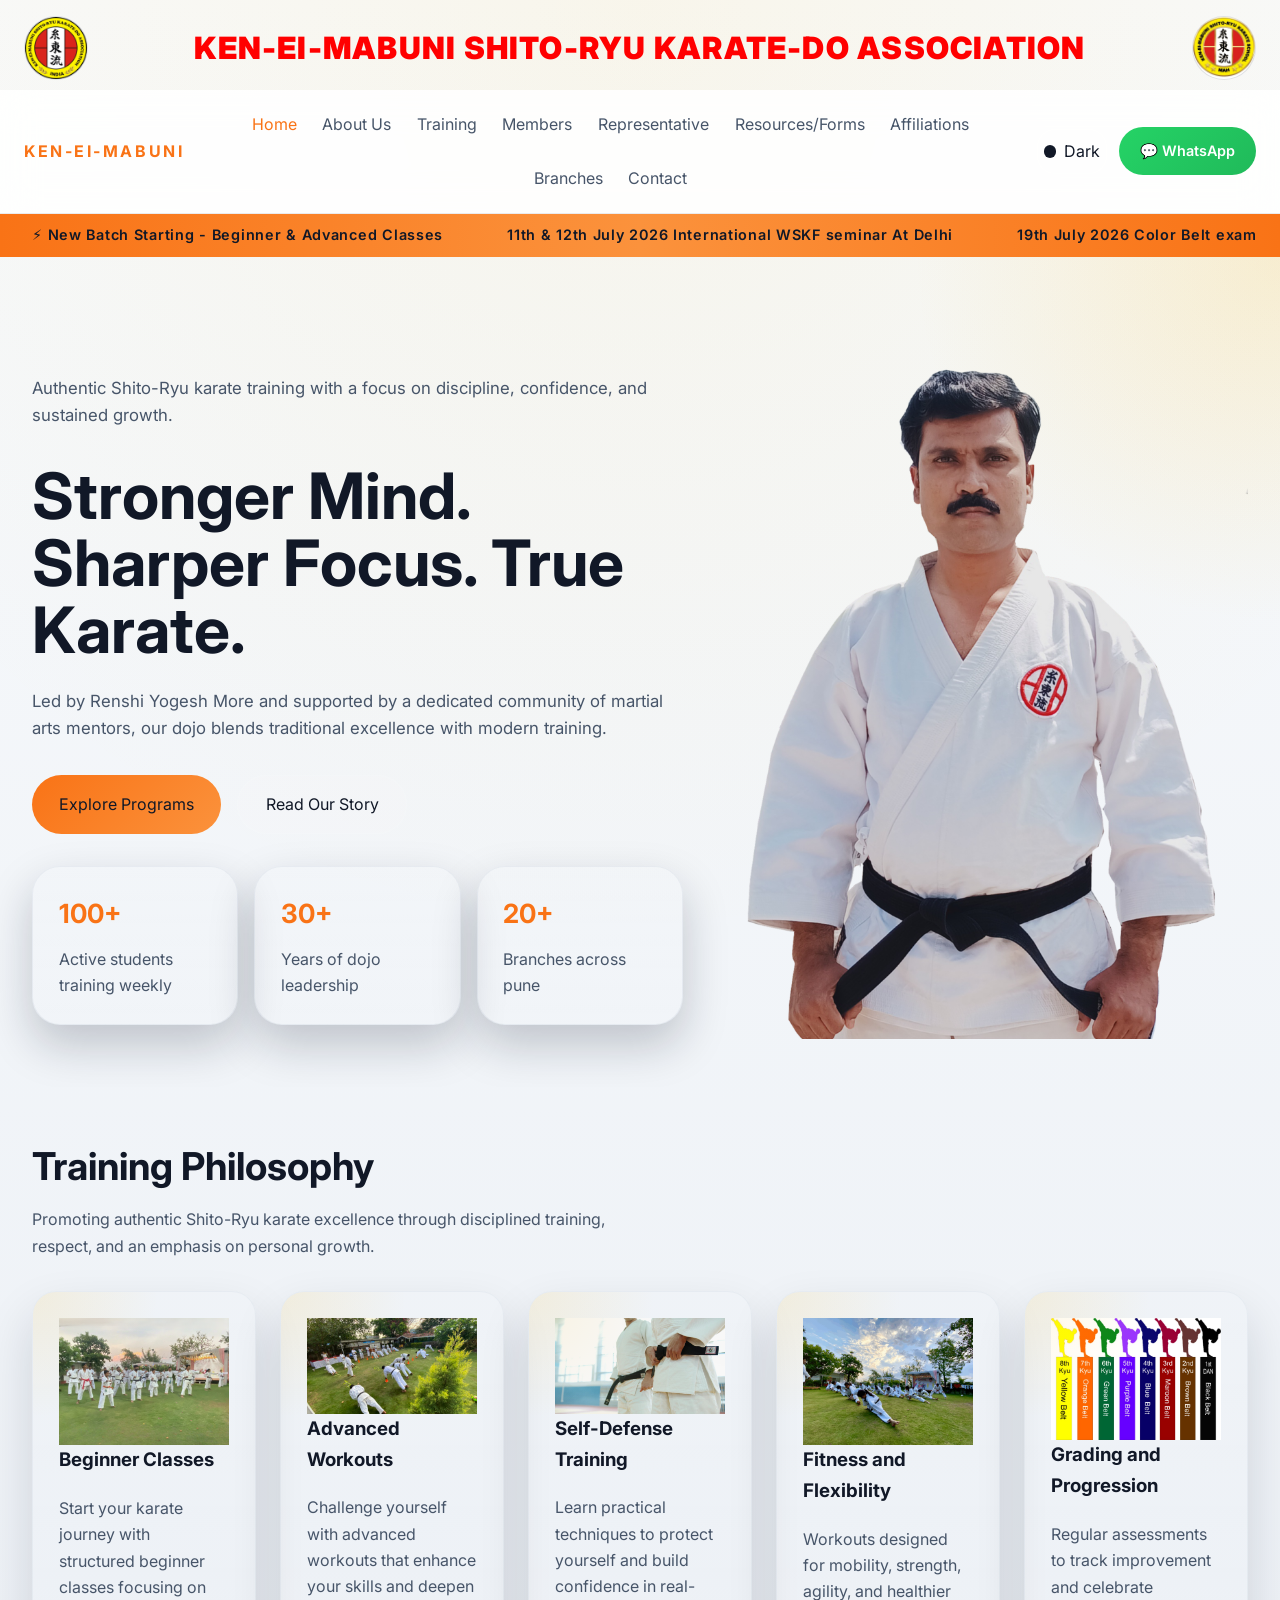
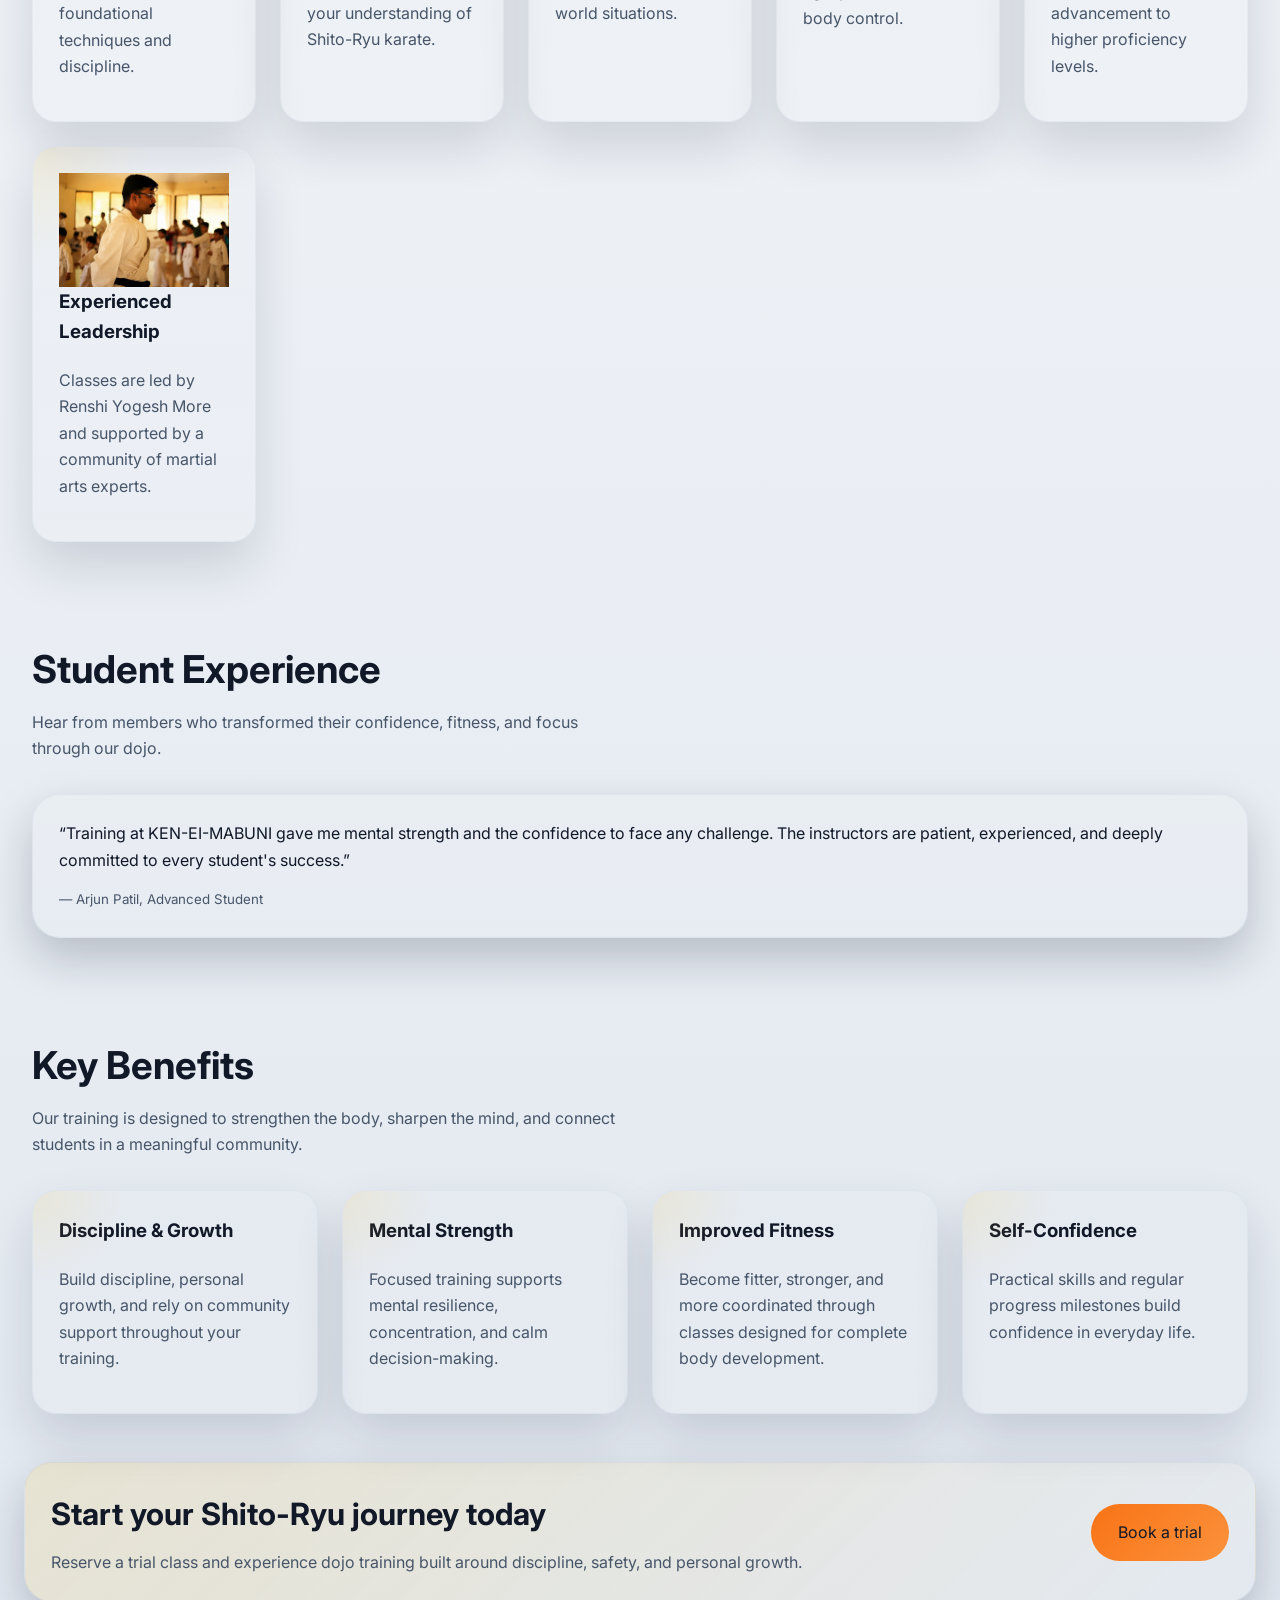
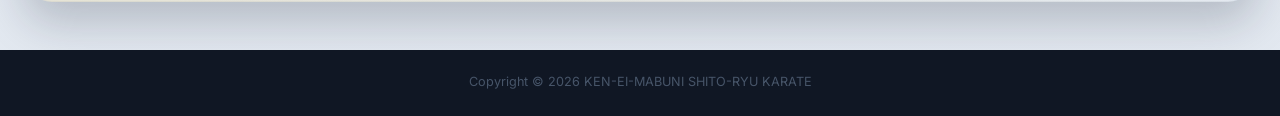
<file: index.html>
<!DOCTYPE html>
<html lang="en">
<head>
  <meta charset="UTF-8">
  <meta name="viewport" content="width=device-width, initial-scale=1.0">
  <title>KEN-EI-MABUNI SHITO-RYU KARATE | Home</title>
  <link rel="stylesheet" href="styles.css">
  <link rel="preconnect" href="https://fonts.googleapis.com">
  <link rel="preconnect" href="https://fonts.gstatic.com" crossorigin>
  <link href="https://fonts.googleapis.com/css2?family=Inter:wght@400;500;600;700;800&display=swap" rel="stylesheet">
</head>
<body>
  <div class="site-shell">
     

    <header class="site-header">
      <div class="header-top">
        <div class="header-logo">
          <img src="assets/Logo and other images/India Associaion logo right.png" alt="">
        </div>
        <div class="header-brand">
          <div class="brand-title" style="font-size: 38px; font-weight: 900; color: red; align-items: inline;">KEN-EI-MABUNI SHITO-RYU KARATE-DO ASSOCIATION</div>
        </div>
        <div class="header-logo">
          <img src="assets/Logo and other images/Maha Associaion logo Left.png" alt="">
        </div>
      </div>
      <nav class="navbar" aria-label="Primary navigation">
        <div class="site-title">KEN-EI-MABUNI</div>
        <div class="nav-links" data-menu>
          <a href="index.html">Home</a>
          <a href="about.html">About Us</a>
          <a href="Training.html">Training</a>
          <a href="members.html">Members</a>
          <a href="representative.html">Representative</a>
          <a href="resources.html">Resources/Forms</a>
          <a href="affiliations.html">Affiliations</a>
          <a href="branches.html">Branches</a>
          <!--<a href="exam.html">Exam Form</a>-->
          <a href="contact.html">Contact</a>
        </div>
        <div class="navbar-right">
          <button class="theme-toggle" type="button" aria-label="Toggle theme"><span></span>Light</button>
          <a href="https://wa.me/919850543090?text=Hello%20I%20am%20interested%20in%20Karate%20classes" target="_blank" class="whatsapp-btn">💬 WhatsApp</a>
          <button class="menu-toggle" aria-expanded="false" aria-label="Open navigation">
            <span></span>
          </button>
        </div>
      </nav>
      <div class="updates-ticker">
        <div class="updates-ticker-content">
          <div class="ticker-item">⚡ New Batch Starting - Beginner & Advanced Classes</div>
          <div class="ticker-item">11th & 12th July 2026 International WSKF seminar At Delhi </div>
          <div class="ticker-item">19th July 2026 Color Belt exam</div>
          <div class="ticker-item">📢 Special Weekend Workshops - Self-Defense Focus</div>
          <div class="ticker-item">🎯 25th & 26th July 2026 Shito-Ryu National Championship at Mysore selection for WSKF championship Japan </div>
          <div class="ticker-item">25th to 27th September 2026 WSKF- World Shito-Ryu Karate championships at Japan</div>
          <div class="ticker-item">23rd to 25th October 2026 Black Belt Exam </div>
          <div class="ticker-item">25th October Color Belt Exam </div>
          <div class="ticker-item">22nd November 2026 Shito-Ryu Karate championships at Pune</div>
          </div>
      </div>
    </header>

    <main>
      <section class="hero">
        <div class="hero-grid">
          <div class="hero-copy">
            <p>Authentic Shito-Ryu karate training with a focus on discipline, confidence, and sustained growth.</p>
            <h1>Stronger Mind. Sharper Focus. True Karate.</h1>
            <p>Led by Renshi Yogesh More and supported by a dedicated community of martial arts mentors, our dojo blends traditional excellence with modern training.</p>
            <div class="hero-actions">
              <a class="btn-primary" href="services.html">Explore Programs</a>
              <a class="btn-secondary" href="about.html">Read Our Story</a>
            </div>
            <div class="hero-badges">
              <div class="badge-card">
                <strong>100+</strong>
                <span>Active students training weekly</span>
              </div>
              <div class="badge-card">
                <strong>30+</strong>
                <span>Years of dojo leadership</span>
              </div>
              <div class="badge-card">
                <strong>20+</strong>
                <span>Branches across pune</span>
              </div>
            </div>
          </div>
          <div class="">
            <img src="assets/Logo and other images/Yog-dress-3-777x1024.png" alt="Karate training illustration">
          </div>
        </div>
      </section>

      <section class="section">
        <div class="section-header">
          <h2>Training Philosophy</h2>
          <p>Promoting authentic Shito-Ryu karate excellence through disciplined training, respect, and an emphasis on personal growth.</p>
        </div>
        <div class="feature-grid">
          <div class="feature-card">
            <img src="assets/Logo and other images/Beginner Classes.png" alt="Training philosophy icon">
            <h3>Beginner Classes</h3>
            <p>Start your karate journey with structured beginner classes focusing on foundational techniques and discipline.</p>
          </div>
          <div class="feature-card">
            <img src="assets\Logo and other images\Advanced Workouts.jpg" alt="Advanced workouts icon">
            <h3>Advanced Workouts</h3>
            <p>Challenge yourself with advanced workouts that enhance your skills and deepen your understanding of Shito-Ryu karate.</p>
          </div>
          <div class="feature-card">
            <img src="assets\Logo and other images\Self-Defense Training.jpeg" alt="Self-defense training icon">
            <h3>Self-Defense Training</h3>
            <p>Learn practical techniques to protect yourself and build confidence in real-world situations.</p>
          </div>
          <div class="feature-card">
            <img src="assets\Logo and other images\Fitness and Flexibility.png" alt="Fitness and flexibility icon">
            <h3>Fitness and Flexibility</h3>
            <p>Workouts designed for mobility, strength, agility, and healthier body control.</p>
          </div>
          <div class="feature-card">
            <img src="assets\Logo and other images\Grading and Progression.jpeg" alt="Grading and progression icon">
            <h3>Grading and Progression</h3>
            <p>Regular assessments to track improvement and celebrate advancement to higher proficiency levels.</p>
          </div>
          <div class="feature-card">
            <img src="assets\Logo and other images\coach.png" alt="Experienced leadership icon">
            <h3>Experienced Leadership</h3>
            <p>Classes are led by Renshi Yogesh More and supported by a community of martial arts experts.</p>
          </div>
        </div>
      </section>

      

      <section class="section">
        <div class="section-header">
          <h2>Student Experience</h2>
          <p>Hear from members who transformed their confidence, fitness, and focus through our dojo.</p>
        </div>
        <div class="testimonial-card">
          <p>“Training at KEN-EI-MABUNI gave me mental strength and the confidence to face any challenge. The instructors are patient, experienced, and deeply committed to every student's success.”</p>
          <small>— Arjun Patil, Advanced Student</small>
        </div>
      </section>

      <section class="section">
        <div class="section-header">
          <h2>Key Benefits</h2>
          <p>Our training is designed to strengthen the body, sharpen the mind, and connect students in a meaningful community.</p>
        </div>
        <div class="feature-grid">
          <div class="feature-card">
            <h3>Discipline & Growth</h3>
            <p>Build discipline, personal growth, and rely on community support throughout your training.</p>
          </div>
          <div class="feature-card">
            <h3>Mental Strength</h3>
            <p>Focused training supports mental resilience, concentration, and calm decision-making.</p>
          </div>
          <div class="feature-card">
            <h3>Improved Fitness</h3>
            <p>Become fitter, stronger, and more coordinated through classes designed for complete body development.</p>
          </div>
          <div class="feature-card">
            <h3>Self-Confidence</h3>
            <p>Practical skills and regular progress milestones build confidence in everyday life.</p>
          </div>
        </div>
      </section>

      <section class="section cta-banner">
        <div class="cta-card">
          <div>
            <h2>Start your Shito-Ryu journey today</h2>
            <p>Reserve a trial class and experience dojo training built around discipline, safety, and personal growth.</p>
          </div>
          <a class="btn-primary" href="contact.html">Book a trial</a>
        </div>
      </section>
    </main>

    <footer class="footer">
      <small>Copyright © 2026 KEN-EI-MABUNI SHITO-RYU KARATE</small>
    </footer>
  </div>
  <script src="script.js"></script>
</body>
</html>
</file>
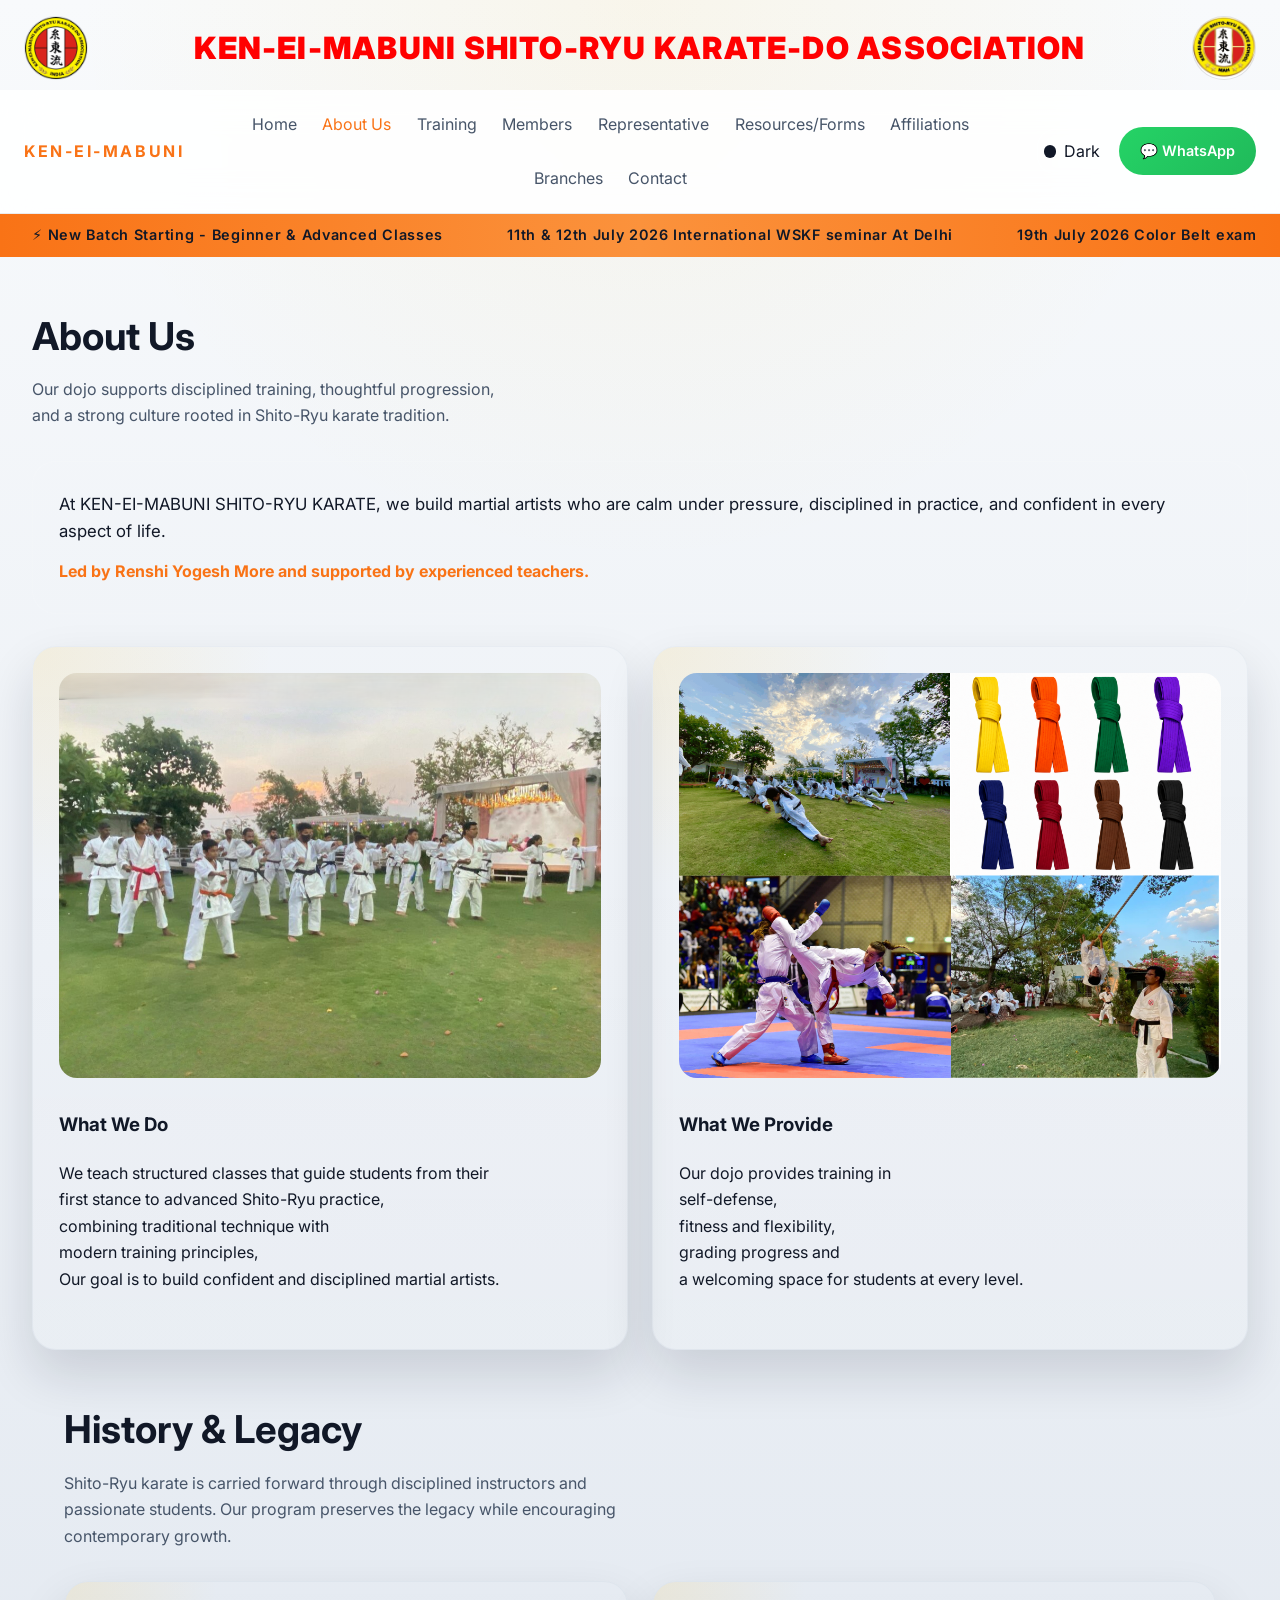
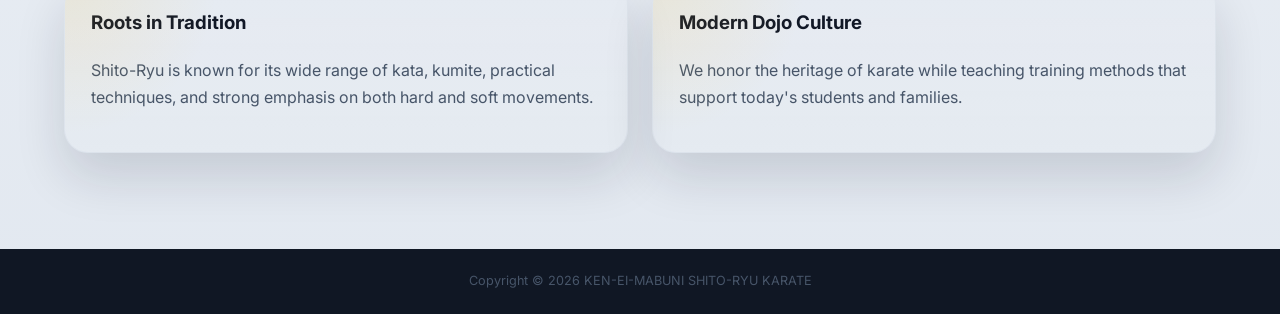
<file: about.html>
<!DOCTYPE html>
<html lang="en">
<head>
  <meta charset="UTF-8">
  <meta name="viewport" content="width=device-width, initial-scale=1.0">
  <title>KEN-EI-MABUNI SHITO-RYU KARATE | About Us</title>
  <link rel="stylesheet" href="styles.css">
  <link rel="preconnect" href="https://fonts.googleapis.com">
  <link rel="preconnect" href="https://fonts.gstatic.com" crossorigin>
  <link href="https://fonts.googleapis.com/css2?family=Inter:wght@400;500;600;700;800&display=swap" rel="stylesheet">
</head>
<body>
  <div class="site-shell">
  

    <header class="site-header">
      <div class="header-top">
        <div class="header-logo">
          <img src="assets/Logo and other images/India Associaion logo right.png" alt="">
        </div>
        <div class="header-brand">
          <div class="brand-title" style="font-size: 38px; font-weight: 900; color: red;">KEN-EI-MABUNI SHITO-RYU KARATE-DO ASSOCIATION</div>
        </div>
        <div class="header-logo">
          <img src="assets/Logo and other images/Maha Associaion logo Left.png" alt="">
        </div>
      </div>
      <nav class="navbar" aria-label="Primary navigation">
        <div class="site-title">KEN-EI-MABUNI</div>
        <div class="nav-links" data-menu>
          <a href="index.html">Home</a>
          <a href="about.html">About Us</a>
          <a href="Training.html">Training</a>
          <a href="members.html">Members</a>
          <a href="representative.html">Representative</a>
          <a href="resources.html">Resources/Forms</a>
          <a href="affiliations.html">Affiliations</a>
          <a href="branches.html">Branches</a>
          <!--<a href="exam.html">Exam Form</a>-->
          <a href="contact.html">Contact</a>
        </div>
        <div class="navbar-right">
          <button class="theme-toggle" type="button" aria-label="Toggle theme"><span></span>Light</button>
          <a href="https://wa.me/919850543090?text=Hello%20I%20am%20interested%20in%20Karate%20classes" target="_blank" class="whatsapp-btn">💬 WhatsApp</a>
          <button class="menu-toggle" aria-expanded="false" aria-label="Open navigation">
            <span></span>
          </button>
        </div>
      </nav>
      <div class="updates-ticker">
        <div class="updates-ticker-content">
          <div class="ticker-item">⚡ New Batch Starting - Beginner & Advanced Classes</div>
          <div class="ticker-item">11th & 12th July 2026 International WSKF seminar At Delhi </div>
          <div class="ticker-item">19th July 2026 Color Belt exam</div>
          <div class="ticker-item">📢 Special Weekend Workshops - Self-Defense Focus</div>
          <div class="ticker-item">🎯 25th & 26th July 2026 Shito-Ryu National Championship at Mysore selection for WSKF championship Japan </div>
          <div class="ticker-item">25th to 27th September 2026 WSKF- World Shito-Ryu Karate championships at Japan</div>
          <div class="ticker-item">23rd to 25th October 2026 Black Belt Exam </div>
          <div class="ticker-item">25th October Color Belt Exam </div>
          <div class="ticker-item">22nd November 2026 Shito-Ryu Karate championships at Pune</div>
          </div>
      </div>
    </header>

    <main>
  
    </section>

    <main>
      <section class="section">
        <div class="section-header">
          <h2>About Us</h2>
          <p>Our dojo supports disciplined training, thoughtful progression, <br>and a strong culture rooted in Shito-Ryu karate tradition.</p>
        </div>
        <div class="section-quote">
          <p>At KEN-EI-MABUNI SHITO-RYU KARATE, we build martial artists who are calm under pressure, disciplined in practice, and confident in every aspect of life.</p>
          <span>Led by Renshi Yogesh More and supported by experienced teachers.</span>
        </div>

        <div class="cards-row">
          <div class="service-card">
            <img src="assets\Logo and other images\Beginner Classes.png" alt="Beginner training illustration">
           <p><h3>What We Do</h3>
            We teach structured classes that guide students from their <br>first stance to advanced Shito-Ryu practice, <br>combining traditional technique with 
            <br>modern training principles, <br>Our goal is to build confident and disciplined martial artists.</p>
          </div>
          <div class="service-card">
            <img src="assets\Logo and other images\what we provide.png" alt="Fitness and flexibility training illustration">
           <p><h3>What We Provide</h3>
            Our dojo provides training in <br>self-defense,<br> fitness and flexibility, <br>grading progress and <br>a welcoming space for students at every level.</p>
          </div>
        </div>

        <section class="section">
          <div class="section-header">
            <h2>History & Legacy</h2>
            <p>Shito-Ryu karate is carried forward through disciplined instructors and passionate students. Our program preserves the legacy while encouraging contemporary growth.</p>
          </div>
          <div class="feature-grid">
            <div class="feature-card">
              <h3>Roots in Tradition</h3>
              <p>Shito-Ryu is known for its wide range of kata, kumite, practical techniques, and strong emphasis on both hard and soft movements.</p>
            </div>
            <div class="feature-card">
              <h3>Modern Dojo Culture</h3>
              <p>We honor the heritage of karate while teaching training methods that support today's students and families.</p>
            </div>
          </div>
        </section>

      
      </section>
    </main>

    <footer class="footer">
      <small>Copyright © 2026 KEN-EI-MABUNI SHITO-RYU KARATE</small>
    </footer>
  </div>
  <script src="script.js"></script>
</body>
</html>
</file>
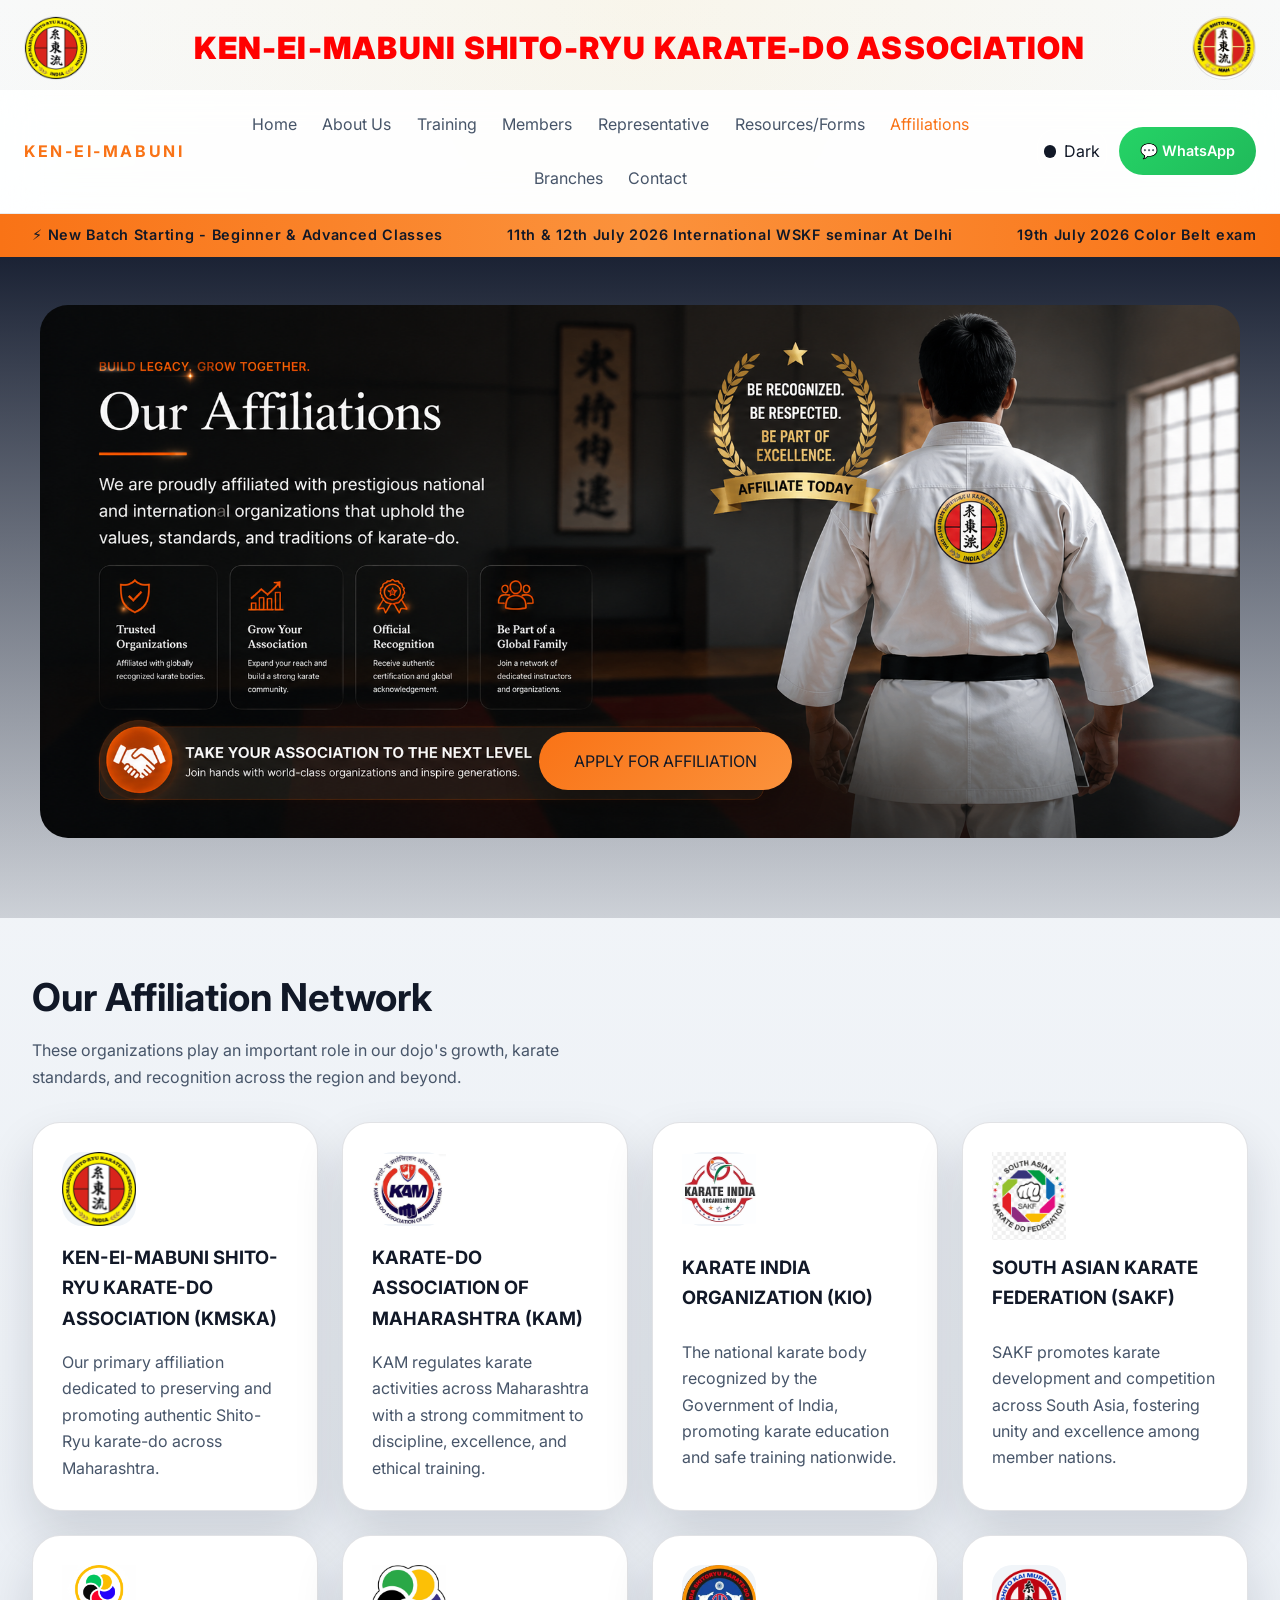
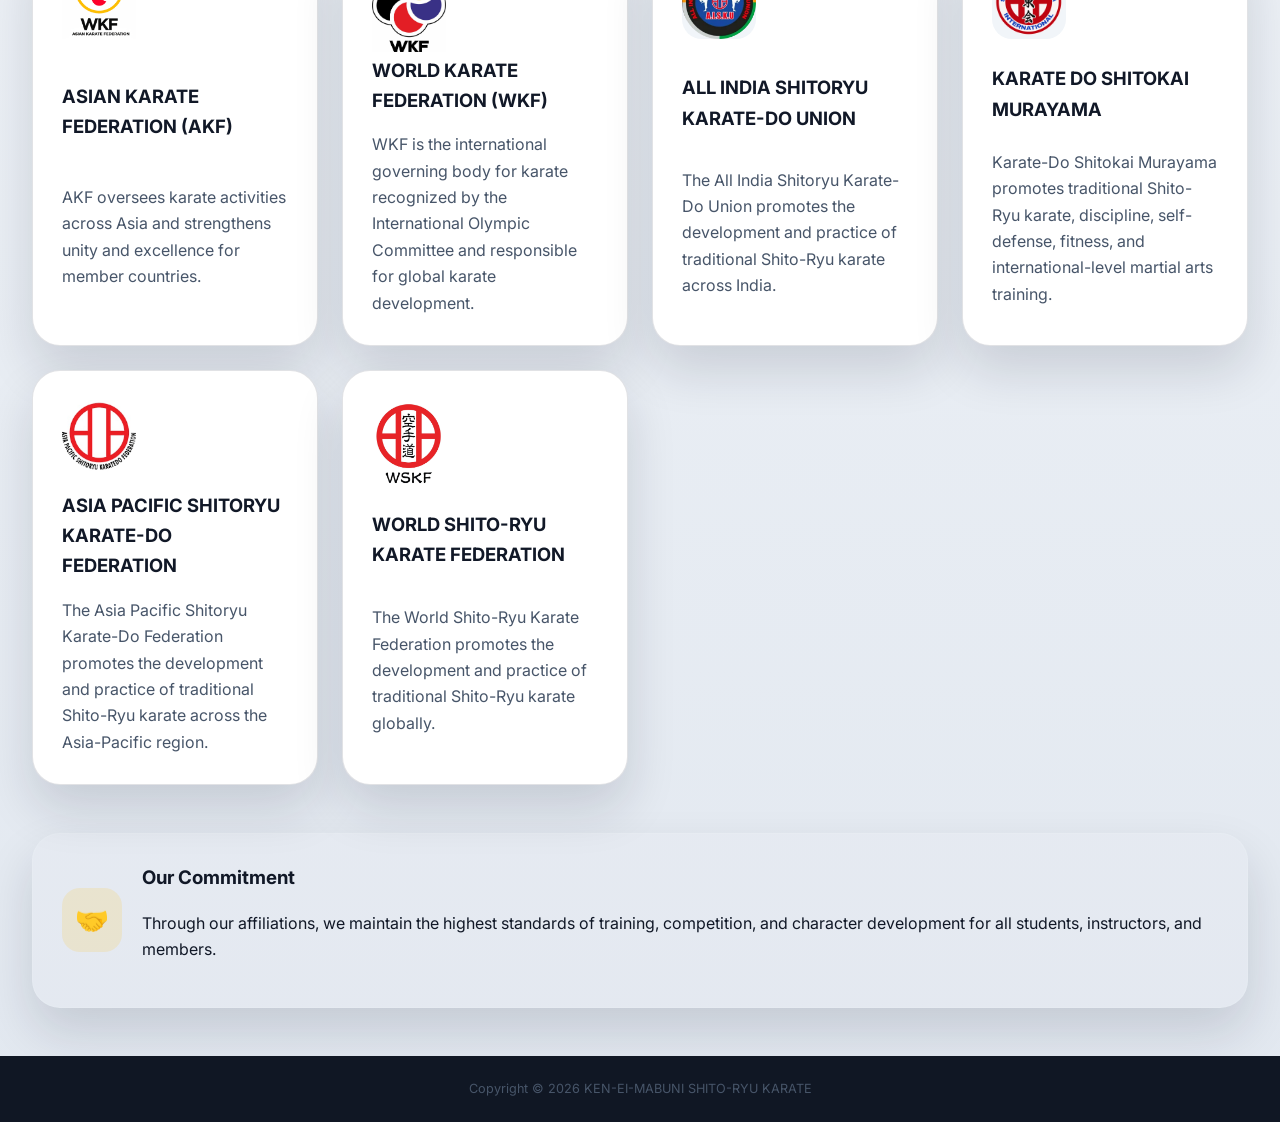
<file: affiliations.html>
<!DOCTYPE html>
<html lang="en">
<head>
  <meta charset="UTF-8">
  <meta name="viewport" content="width=device-width, initial-scale=1.0">
  <title>KEN-EI-MABUNI SHITO-RYU KARATE | Affiliations</title>
  <link rel="stylesheet" href="styles.css">
  <link rel="preconnect" href="https://fonts.googleapis.com">
  <link rel="preconnect" href="https://fonts.gstatic.com" crossorigin>
  <link href="https://fonts.googleapis.com/css2?family=Inter:wght@400;500;600;700;800&display=swap" rel="stylesheet">
</head>
<body>
  <div class="site-shell">

    <header class="site-header">
      <div class="header-top">
        <div class="header-logo">
          <img src="assets/Logo and other images/India Associaion logo right.png" alt="India Association logo">
        </div>
        <div class="header-brand">
          <div class="brand-title" style="font-size: 38px; font-weight: 900; color: red;">KEN-EI-MABUNI SHITO-RYU KARATE-DO ASSOCIATION</div>
        </div>
        <div class="header-logo">
          <img src="assets/Logo and other images/Maha Associaion logo Left.png" alt="Maharashtra Association logo">
        </div>
      </div>

      <nav class="navbar" aria-label="Primary navigation">
        <div class="site-title">KEN-EI-MABUNI</div>
        <div class="nav-links" data-menu>
          <a href="index.html">Home</a>
          <a href="about.html">About Us</a>
          <a href="Training.html">Training</a>
          <a href="members.html">Members</a>
          <a href="representative.html">Representative</a>
          <a href="resources.html">Resources/Forms</a>
          <a href="affiliations.html">Affiliations</a>
          <a href="branches.html">Branches</a>
          <!--<a href="exam.html">Exam Form</a>-->
          <a href="contact.html">Contact</a>
        </div>
        <div class="navbar-right">
          <button class="theme-toggle" type="button" aria-label="Toggle theme"><span></span>Light</button>
          <a href="https://wa.me/919850543090?text=Hello%20I%20am%20interested%20in%20Karate%20classes" target="_blank" class="whatsapp-btn">💬 WhatsApp</a>
          <button class="menu-toggle" aria-expanded="false" aria-label="Open navigation">
            <span></span>
          </button>
        </div>
      </nav>
      <div class="updates-ticker">
        <div class="updates-ticker-content">
          <div class="ticker-item">⚡ New Batch Starting - Beginner & Advanced Classes</div>
          <div class="ticker-item">11th & 12th July 2026 International WSKF seminar At Delhi </div>
          <div class="ticker-item">19th July 2026 Color Belt exam</div>
          <div class="ticker-item">📢 Special Weekend Workshops - Self-Defense Focus</div>
          <div class="ticker-item">🎯 25th & 26th July 2026 Shito-Ryu National Championship at Mysore selection for WSKF championship Japan </div>
          <div class="ticker-item">25th to 27th September 2026 WSKF- World Shito-Ryu Karate championships at Japan</div>
          <div class="ticker-item">23rd to 25th October 2026 Black Belt Exam </div>
          <div class="ticker-item">25th October Color Belt Exam </div>
          <div class="ticker-item">22nd November 2026 Shito-Ryu Karate championships at Pune</div>
          </div>
      </div>
    </header>

    <main>
      <section class="section affiliation-hero">
        <div class="section-header">
          <div class="affiliation-hero-banner">
            <img src="assets/Logo and other images/affiliations.3.png" alt="Affiliation banner">
            <a class="btn-primary affiliation-hero-btn" href="https://wa.me/919850543090?text=Hello%20I%20am%20interested%20in%20affiliation" target="_blank" rel="noopener">APPLY FOR AFFILIATION</a>
          </div>
        </div>
      </section>

      <section class="section">
        <div class="section-header">
          <h2>Our Affiliation Network</h2>
          <p>These organizations play an important role in our dojo's growth, karate standards, and recognition across the region and beyond.</p>
        </div>

        <div class="affiliation-grid">
          <article class="affiliation-card">
            <div class="affiliation-logo">
              <img src="assets\Logo and other images\India Associaion logo right.png" alt="">
            </div>
            <h3>KEN-EI-MABUNI SHITO-RYU KARATE-DO ASSOCIATION (KMSKA)</h3>
            <p>Our primary affiliation dedicated to preserving and promoting authentic Shito-Ryu karate-do across Maharashtra.</p>
            
          </article>
          <article class="affiliation-card">
            <div class="affiliation-logo">
              <img src="assets\Logo and other images\KAM LOGO.jpeg" alt="">
            </div>
            <h3>KARATE-DO ASSOCIATION OF MAHARASHTRA (KAM)</h3>
            <p>KAM regulates karate activities across Maharashtra with a strong commitment to discipline, excellence, and ethical training.</p>
            
          </article>
          <article class="affiliation-card">
            <div class="affiliation-logo">
              <img src="assets\Logo and other images\KIO LOGO.avif" alt="">
            </div>
            <h3>KARATE INDIA ORGANIZATION (KIO)</h3>
            <p>The national karate body recognized by the Government of India, promoting karate education and safe training nationwide.</p>
            
          </article>

                     <article class="affiliation-card">
            <div class="affiliation-logo">
              <img src="assets\Logo and other images\SOUTH ASIAN KARATE FEDERATION (SAKF).png" alt="">
            </div>
            <h3>SOUTH ASIAN KARATE FEDERATION (SAKF)</h3>
            <p>SAKF promotes karate development and competition across South Asia, fostering unity and excellence among member nations.</p>
           
          </article>

          <article class="affiliation-card">
            <div class="affiliation-logo">
              <img src="assets\Logo and other images\AKF LOGO.jpeg" alt="">
            </div>
            <h3>ASIAN KARATE FEDERATION (AKF)</h3>
            <p>AKF oversees karate activities across Asia and strengthens unity and excellence for member countries.</p>
           
          </article>

          <article class="affiliation-card">
            <div class="affiliation-logo">
              <img src="assets\Logo and other images\WKF LOGO.jpeg" alt="">
            </div>
            <h3>WORLD KARATE FEDERATION (WKF)</h3>
            <p>WKF is the international governing body for karate recognized by the International Olympic Committee and responsible for global karate development.</p>
           
          </article>
          
          <article class="affiliation-card">
            <div class="affiliation-logo">
              <img src="assets\Logo and other images\ALL INDIA SHITORYU KARATE-DO UNION.png" alt="">
            </div>
            <h3> ALL INDIA SHITORYU KARATE-DO UNION</h3>
            <p>The All India Shitoryu Karate-Do Union promotes the development and practice of traditional Shito-Ryu karate across India.</p>
          </article>

           <article class="affiliation-card">
            <div class="affiliation-logo">
              <img src="assets\Logo and other images\KARATE DO SHITOKAI MURAYAMA.png" alt="">
            </div>
            <h3> KARATE DO SHITOKAI MURAYAMA</h3>
            <p>Karate-Do Shitokai Murayama promotes traditional Shito-Ryu karate, discipline, self-defense, fitness, and international-level martial arts training.</p>
          </article>

          <article class="affiliation-card">
            <div class="affiliation-logo">
              <img src="assets\Logo and other images\ASIA PACIFIC SHITORYU KARATE-DO FEDERATION.jpeg" alt="">
            </div>
            <h3> ASIA PACIFIC SHITORYU KARATE-DO FEDERATION</h3>
            <p>The Asia Pacific Shitoryu Karate-Do Federation promotes the development and practice of traditional Shito-Ryu karate across the Asia-Pacific region.</p>
          </article>

          <article class="affiliation-card">
            <div class="affiliation-logo">
              <img src="assets\Logo and other images\WORLD SHITO-RYU KARATE FEDERATION.jpeg" alt="">
            </div>
            <h3> WORLD SHITO-RYU KARATE FEDERATION</h3>
            <p>The World Shito-Ryu Karate Federation promotes the development and practice of traditional Shito-Ryu karate globally.</p>
          </article>

           

        </div>
      </section>

      <section class="section affiliation-commitment"> 
        <div class="affiliation-panel">
          <div class="panel-icon">🤝</div>
          <div>
            <h3>Our Commitment</h3>
            <p>Through our affiliations, we maintain the highest standards of training, competition, and character development for all students, instructors, and members.</p>
          </div>
        </div>
      </section>
    </main>

    <footer class="footer">
      <small>Copyright © 2026 KEN-EI-MABUNI SHITO-RYU KARATE</small>
    </footer>
  </div>
  <script src="script.js"></script>
</body>
</html>
</file>
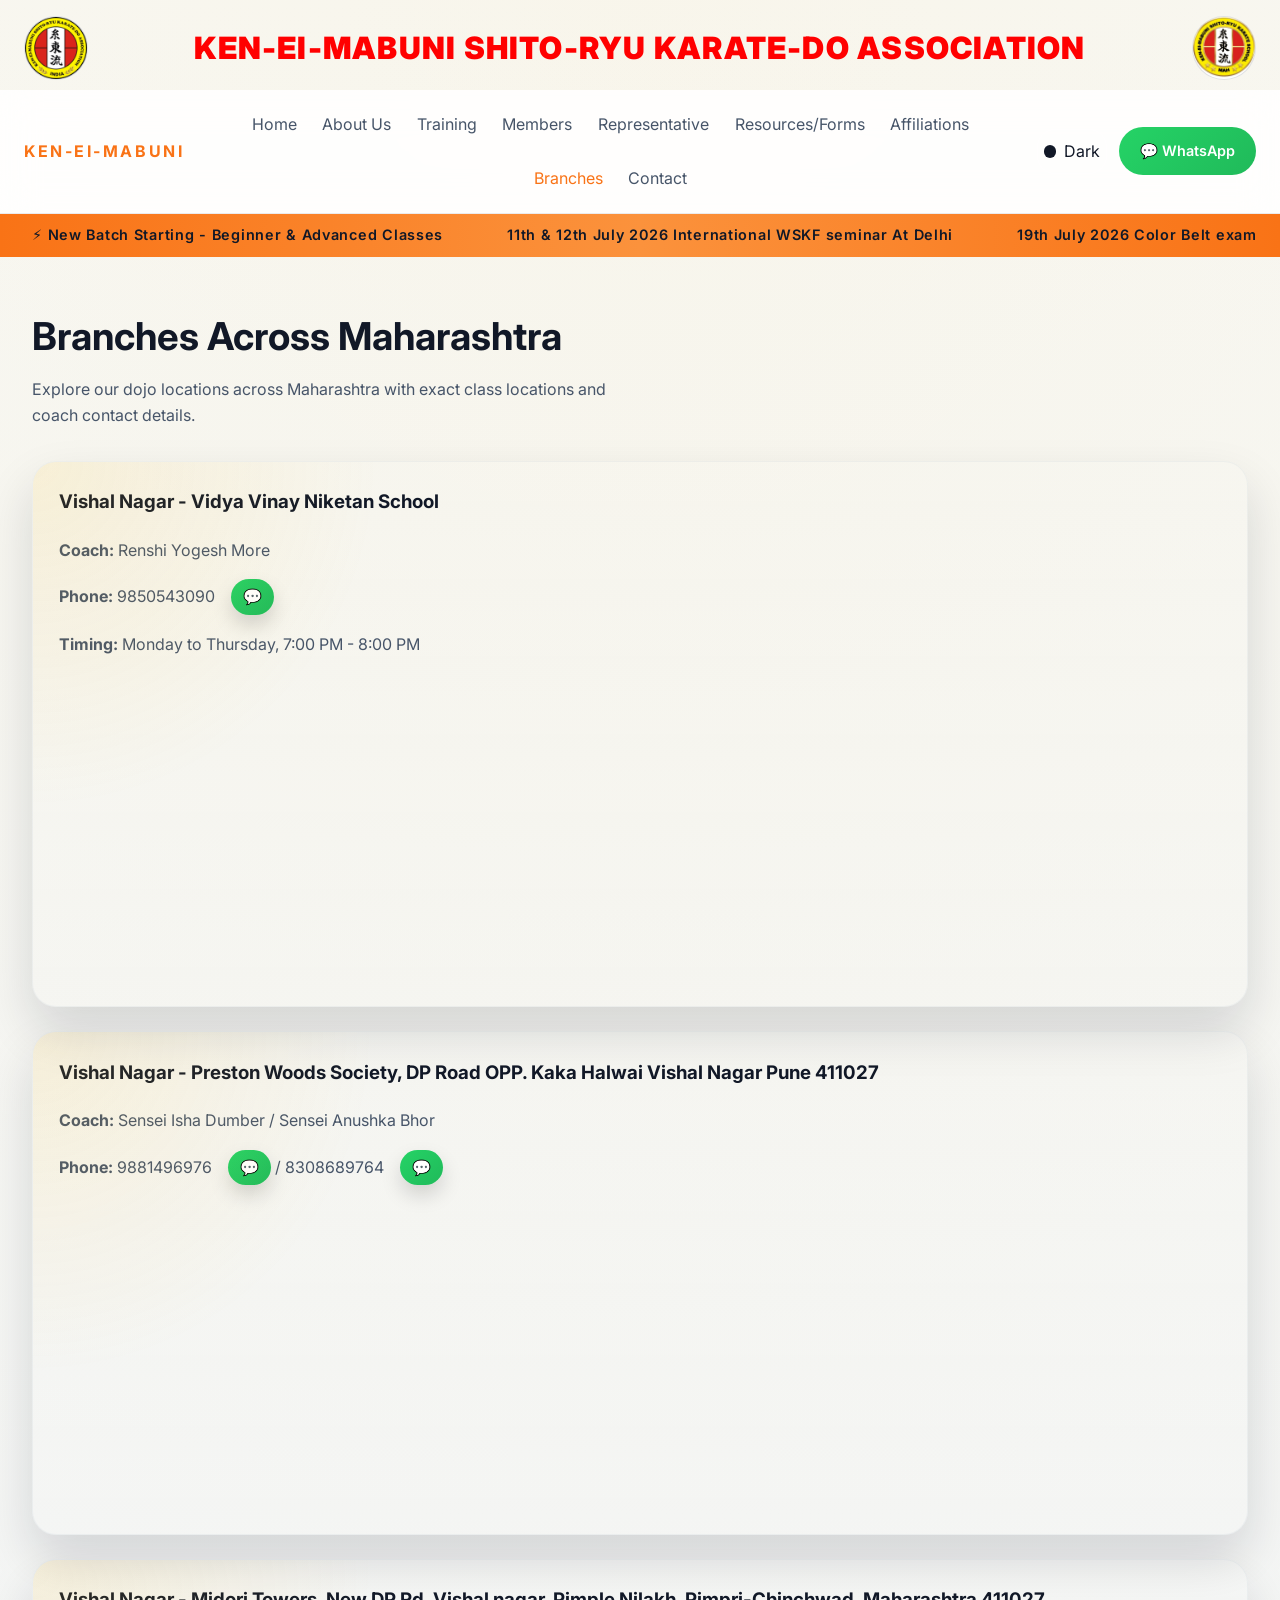
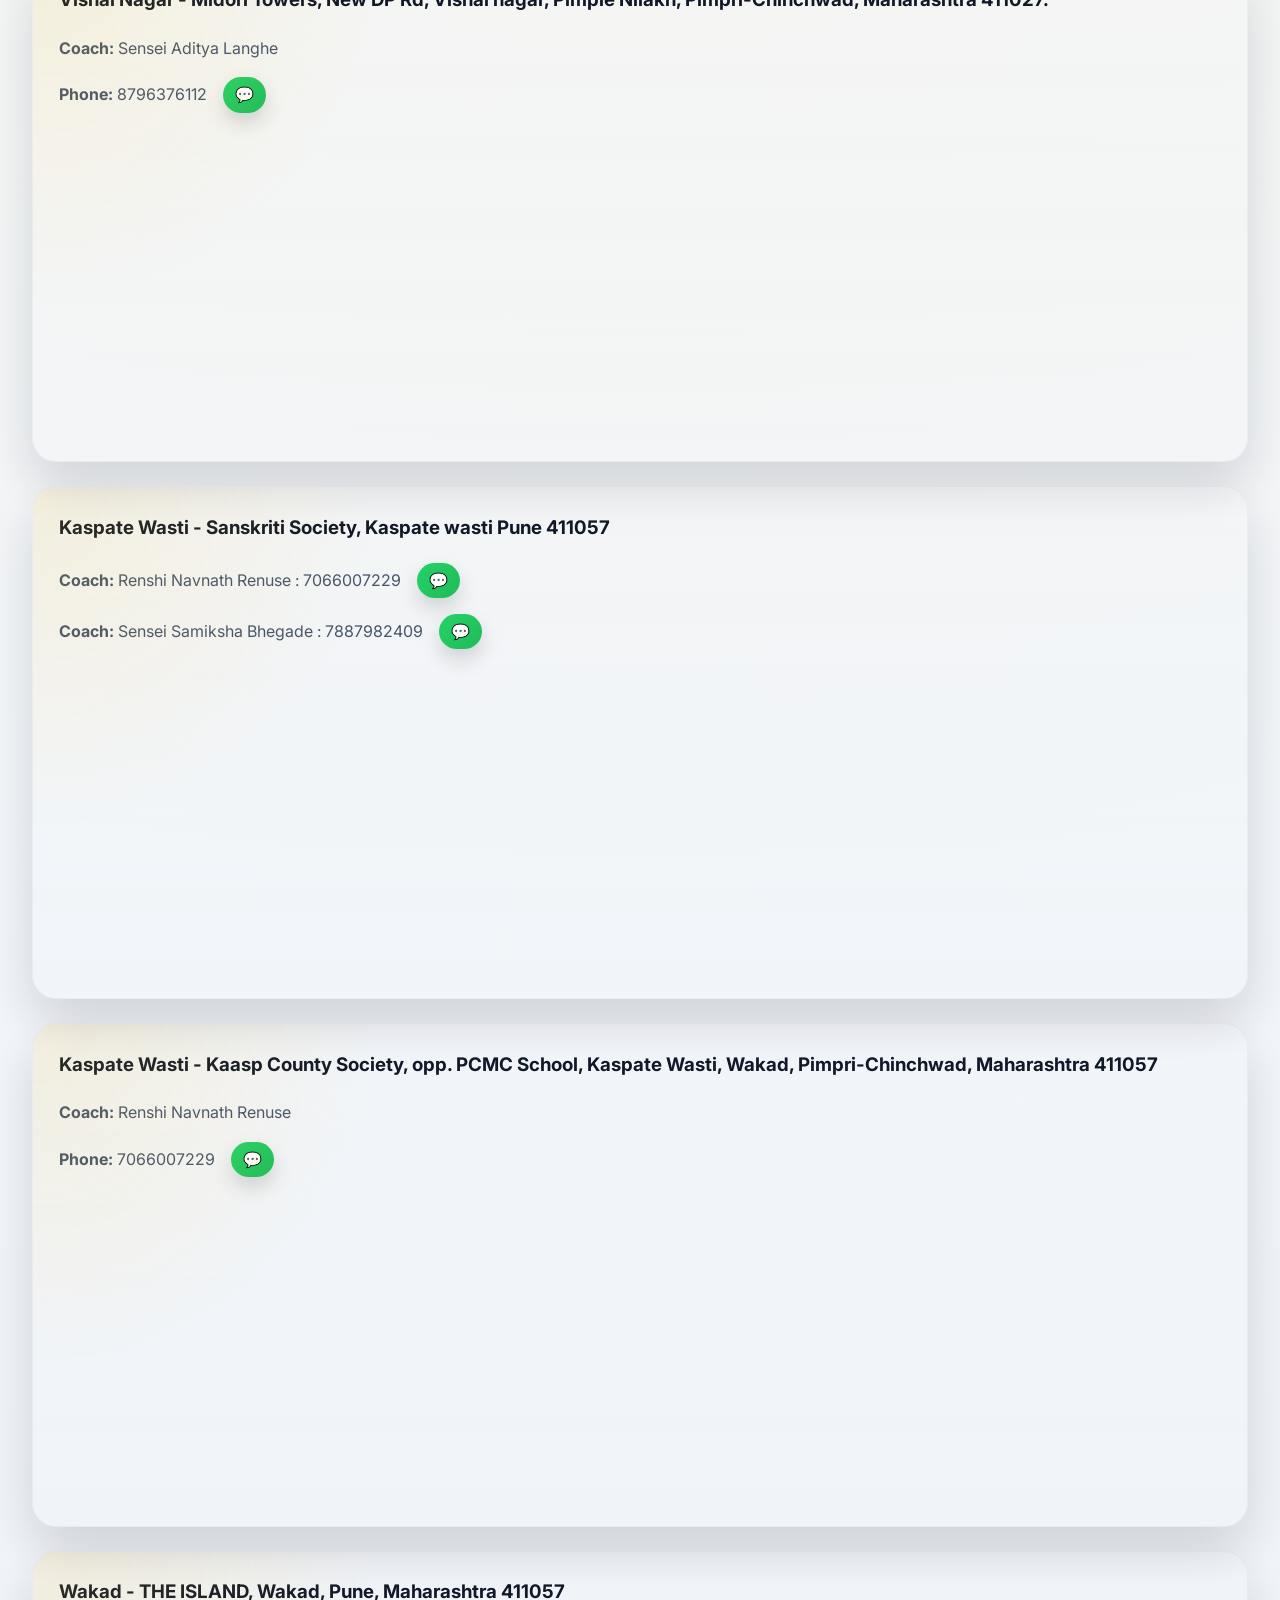
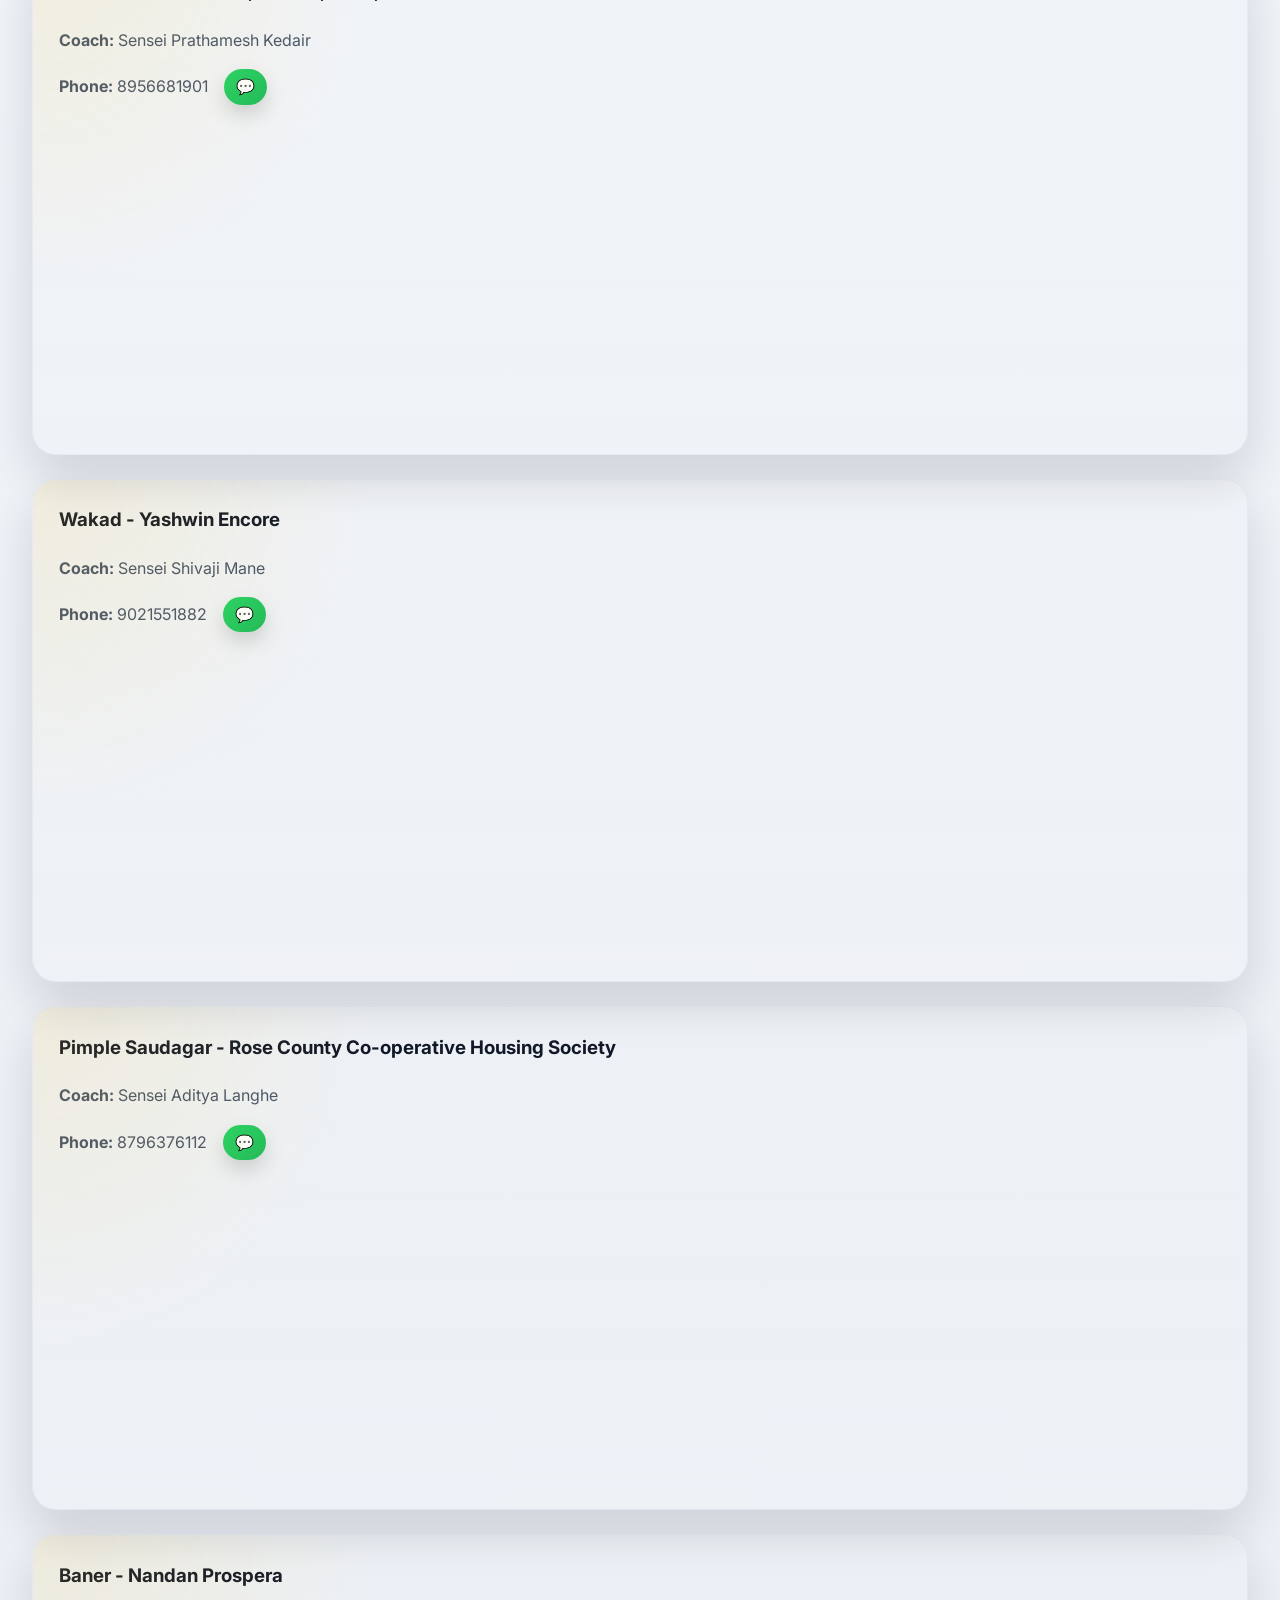
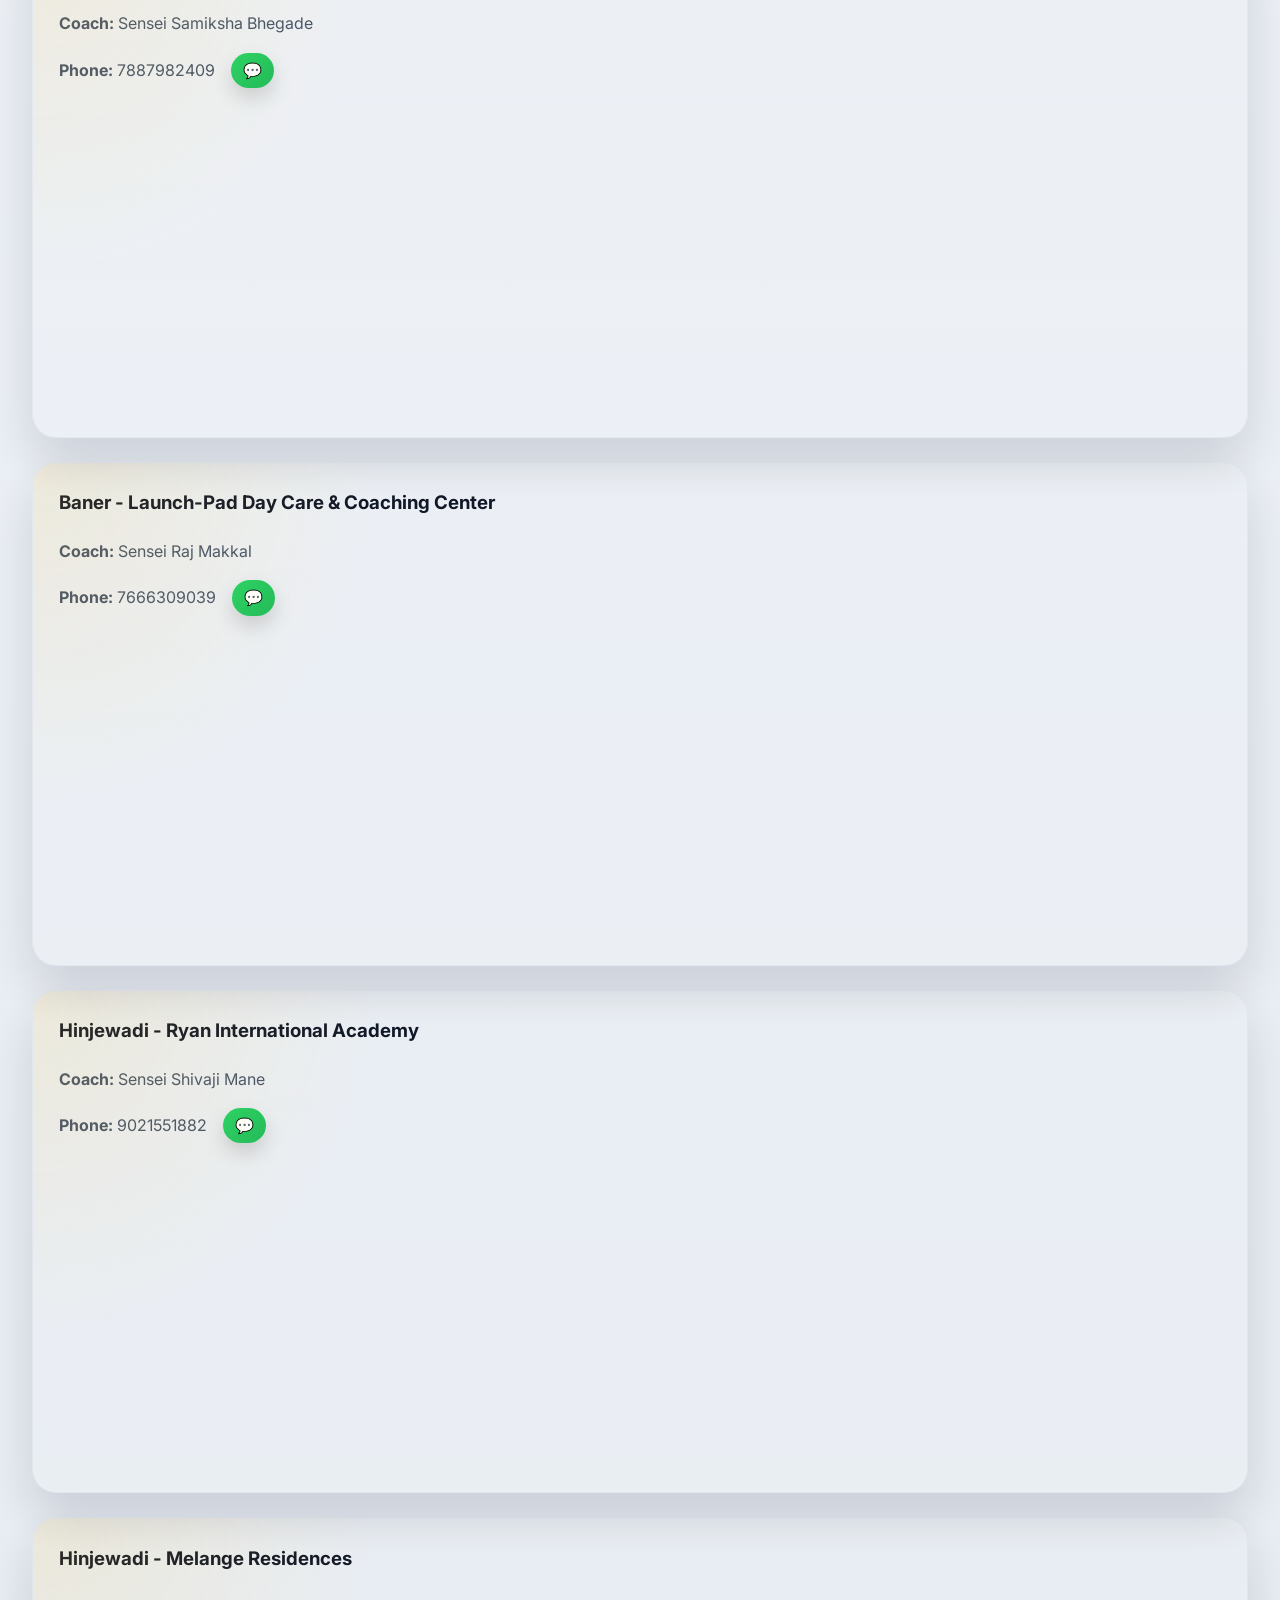
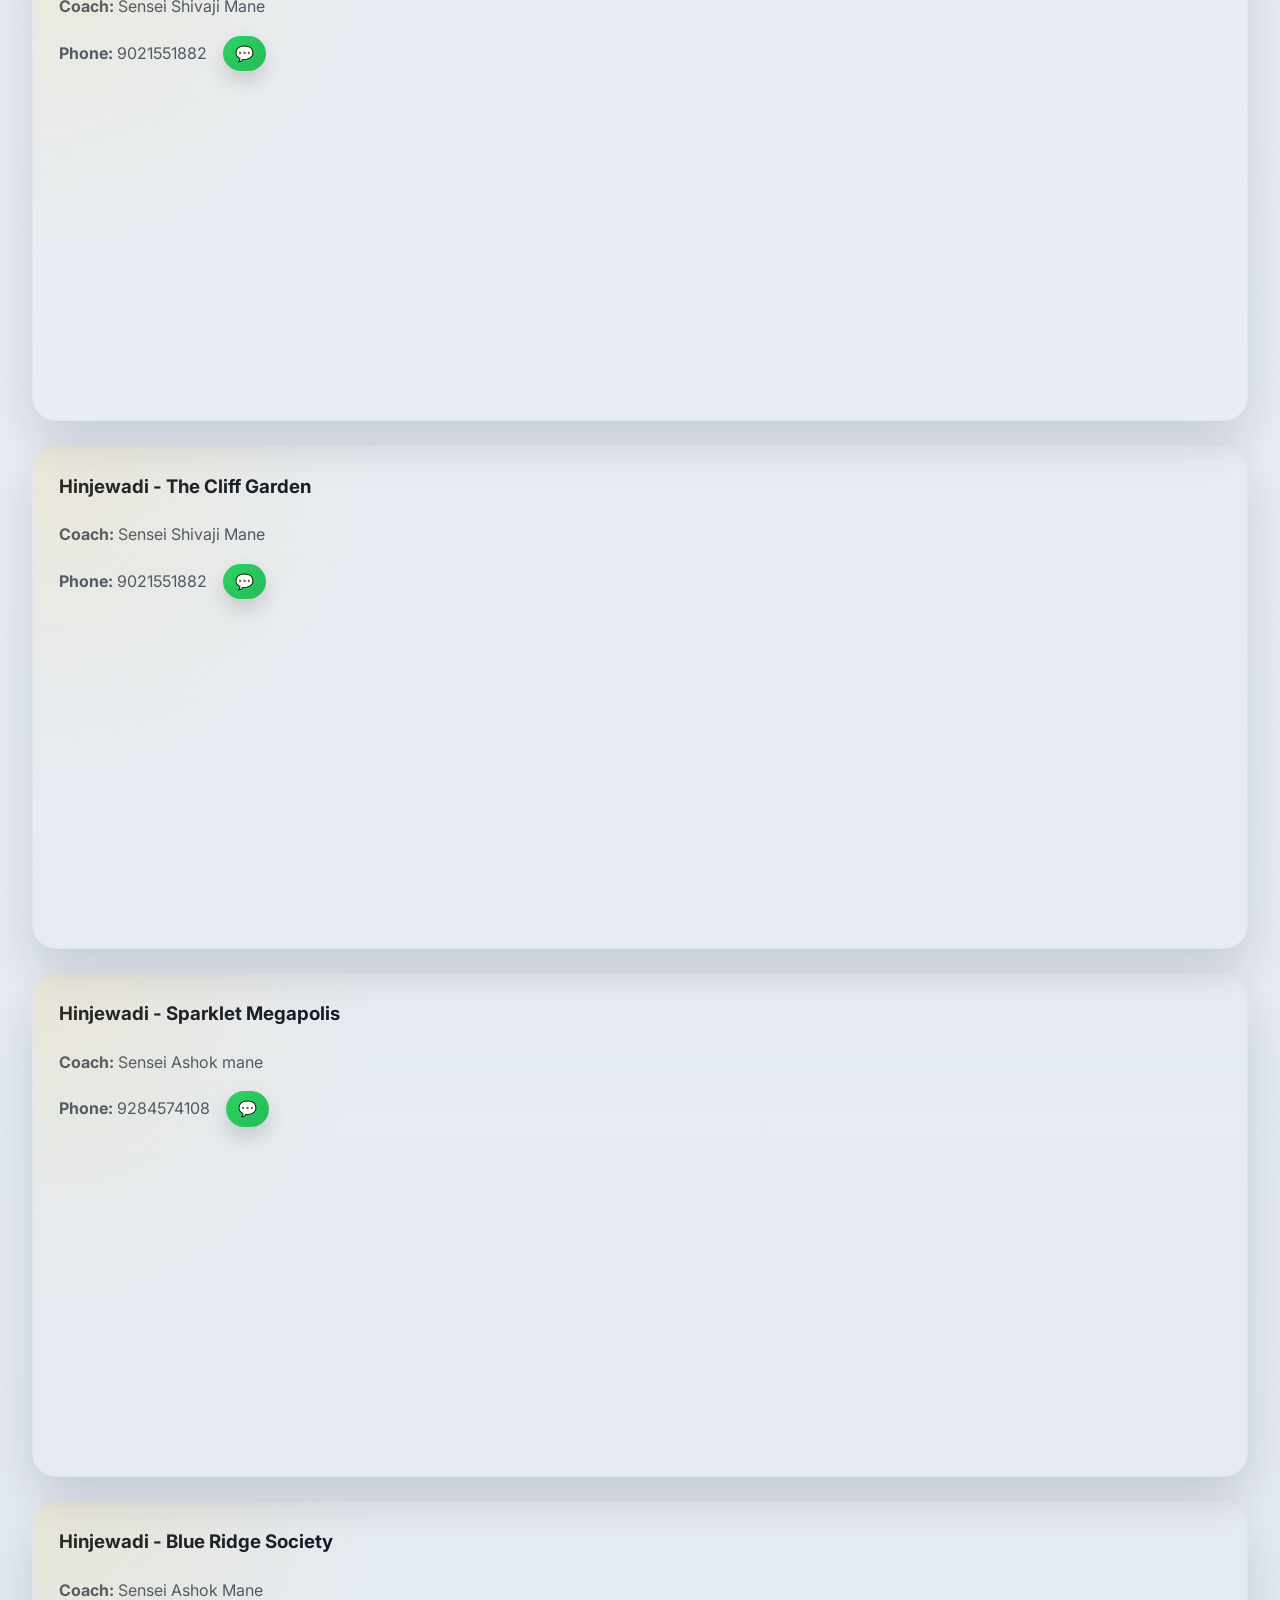
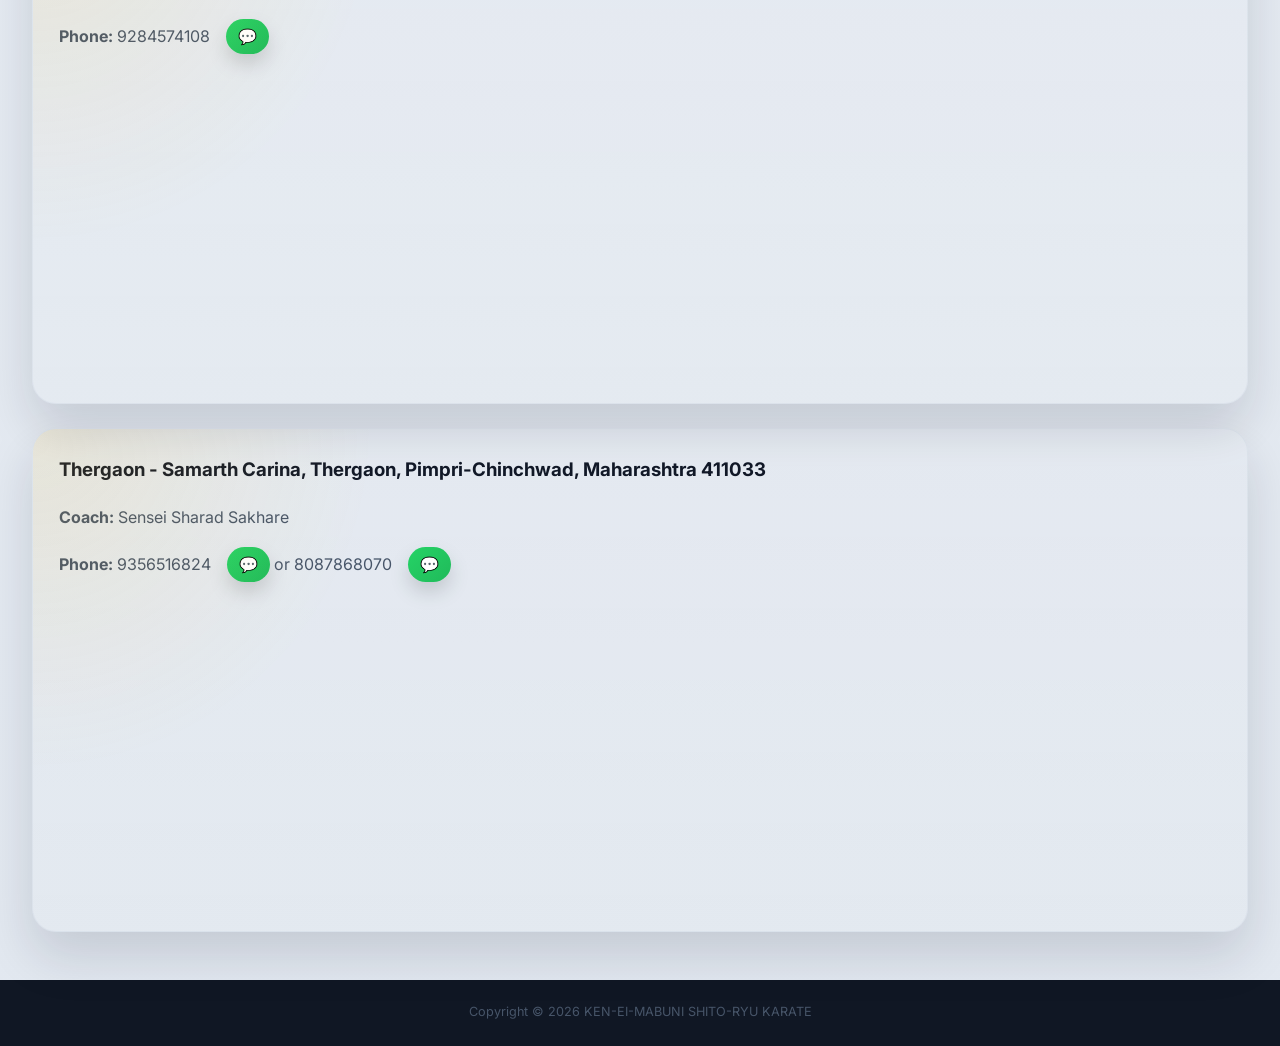
<file: branches.html>
<!DOCTYPE html>
<html lang="en">
<head>
  <meta charset="UTF-8">
  <meta name="viewport" content="width=device-width, initial-scale=1.0">
  <title>KEN-EI-MABUNI SHITO-RYU KARATE | Branches</title>
  <link rel="stylesheet" href="styles.css">
  <link rel="preconnect" href="https://fonts.googleapis.com">
  <link rel="preconnect" href="https://fonts.gstatic.com" crossorigin>
  <link href="https://fonts.googleapis.com/css2?family=Inter:wght@400;500;600;700;800&display=swap" rel="stylesheet">
</head>
<body>
  <div class="site-shell">
 

    <header class="site-header">
      <div class="header-top">
        <div class="header-logo">
          <img src="assets/Logo and other images/India Associaion logo right.png" alt="">
        </div>
        <div class="header-brand">
          <div class="brand-title" style="font-size: 38px; font-weight: 900; color: red;">KEN-EI-MABUNI SHITO-RYU KARATE-DO ASSOCIATION</div>
        </div>
        <div class="header-logo">
          <img src="assets/Logo and other images/Maha Associaion logo Left.png" alt="">
        </div>
      </div>
      <nav class="navbar" aria-label="Primary navigation">
        <div class="site-title">KEN-EI-MABUNI</div>
        <div class="nav-links" data-menu>
          <a href="index.html">Home</a>
          <a href="about.html">About Us</a>
          <a href="Training.html">Training</a>
          <a href="members.html">Members</a>
          <a href="representative.html">Representative</a>
          <a href="resources.html">Resources/Forms</a>
          <a href="affiliations.html">Affiliations</a>
          <a href="branches.html">Branches</a>
          <!--<a href="exam.html">Exam Form</a>-->
          <a href="contact.html">Contact</a>
        </div>
        <div class="navbar-right">
          <button class="theme-toggle" type="button" aria-label="Toggle theme"><span></span>Light</button>
          <a href="https://wa.me/919850543090?text=Hello%20I%20am%20interested%20in%20Karate%20classes" target="_blank" class="whatsapp-btn">💬 WhatsApp</a>
          <button class="menu-toggle" aria-expanded="false" aria-label="Open navigation">
            <span></span>
          </button>
        </div>
      </nav>
      <div class="updates-ticker">
        <div class="updates-ticker-content">
          <div class="ticker-item">⚡ New Batch Starting - Beginner & Advanced Classes</div>
          <div class="ticker-item">11th & 12th July 2026 International WSKF seminar At Delhi </div>
          <div class="ticker-item">19th July 2026 Color Belt exam</div>
          <div class="ticker-item">📢 Special Weekend Workshops - Self-Defense Focus</div>
          <div class="ticker-item">🎯 25th & 26th July 2026 Shito-Ryu National Championship at Mysore selection for WSKF championship Japan </div>
          <div class="ticker-item">25th to 27th September 2026 WSKF- World Shito-Ryu Karate championships at Japan</div>
          <div class="ticker-item">23rd to 25th October 2026 Black Belt Exam </div>
          <div class="ticker-item">25th October Color Belt Exam </div>
          <div class="ticker-item">22nd November 2026 Shito-Ryu Karate championships at Pune</div>
          </div>
      </div>
    </header>

    <main>
     
    </section>

    <main>
      <section class="section">
        <div class="section-header">
          <h2>Branches Across Maharashtra</h2>
          <p>Explore our dojo locations across Maharashtra with exact class locations and coach contact details.</p>
        </div>

        <div class="branches-grid">
          <div class="branch-card">
            <h3>Vishal Nagar - Vidya Vinay Niketan School</h3>
            <p><strong>Coach:</strong> Renshi Yogesh More</p>
            <p><strong>Phone:</strong> 9850543090 <a class="coach-whatsapp-btn" href="https://wa.me/919850543090?text=Hello%20I%20would%20like%20to%20connect%20with%20Coach%20Yogesh%20More" target="_blank" rel="noopener">💬</a></p>
            <p><strong>Timing:</strong> Monday to Thursday, 7:00 PM - 8:00 PM</p>
            <iframe class="branch-map" loading="lazy" allowfullscreen src="https://www.google.com/maps/embed?pb=!1m18!1m12!1m3!1d3781.7111098534965!2d73.7805997096687!3d18.58705856706922!2m3!1f0!2f0!3f0!3m2!1i1024!2i768!4f13.1!3m3!1m2!1s0x3bc2b95ea2ac0e25%3A0xf23a728f1f5744e8!2sVidya%20Vinay%20Niketan%20School!5e0!3m2!1sen!2sin!4v1720000937247!5m2!1sen!2sin"></iframe>
          </div>

          <div class="branch-card">
            <h3>Vishal Nagar - Preston Woods Society, DP Road OPP. Kaka Halwai Vishal Nagar Pune 411027</h3>
            <p><strong>Coach:</strong> Sensei Isha Dumber / Sensei Anushka Bhor</p>
            <p><strong>Phone:</strong> 9881496976 <a class="coach-whatsapp-btn" href="https://wa.me/919881496976?text=Hello%20I%20would%20like%20to%20connect%20with%20Coach%20Isha%20Dumber" target="_blank" rel="noopener">💬</a> / 8308689764 <a class="coach-whatsapp-btn" href="https://wa.me/918308689764?text=Hello%20I%20would%20like%20to%20connect%20with%20Coach%20Anushka%20Bhor" target="_blank" rel="noopener">💬</a></p>
            <iframe class="branch-map" loading="lazy" allowfullscreen src="https://www.google.com/maps/embed?pb=!1m18!1m12!1m3!1d3781.6986976858993!2d73.77695750966872!3d18.58761776705209!2m3!1f0!2f0!3f0!3m2!1i1024!2i768!4f13.1!3m3!1m2!1s0x3bc2b93c667bd729%3A0xa42fc41933ccbc74!2sPreston%20Woods%20Co-op%20Housing%20Society!5e0!3m2!1sen!2sin!4v1720001285261!5m2!1sen!2sin"></iframe>
          </div>

          <div class="branch-card">
            <h3>Vishal Nagar - Midori Towers, New DP Rd, Vishal nagar, Pimple Nilakh, Pimpri-Chinchwad, Maharashtra 411027.</h3>
            <p><strong>Coach:</strong> Sensei Aditya Langhe </p>
            <p><strong>Phone:</strong> 8796376112 <a class="coach-whatsapp-btn" href="https://wa.me/918796376112?text=Hello%20I%20would%20like%20to%20connect%20with%20Coach%20Aditya%20Langhe" target="_blank" rel="noopener">💬</a></p>
            <iframe class="branch-map" loading="lazy" allowfullscreen src="https://www.google.com/maps/embed?pb=!1m18!1m12!1m3!1d945.4714402522037!2d73.78435806006925!3d18.579188363048928!2m3!1f0!2f0!3f0!3m2!1i1024!2i768!4f13.1!3m3!1m2!1s0x3bc2b92fcec24813%3A0x86da7f22ccb17c83!2s24K%20Opula%20Ln%2C%20Brahmavrind%20Housing%20Society%2C%20Ingawale%20Nagar%2C%20Pimple%20Nilakh%2C%20Pimpri-Chinchwad%2C%20Maharashtra%20411027!5e0!3m2!1sen!2sin!4v1720001465952!5m2!1sen!2sin"></iframe>
          </div>

          <div class="branch-card">
            <h3>Kaspate Wasti - Sanskriti Society, Kaspate wasti Pune 411057</h3>
            <p><strong>Coach:</strong> Renshi Navnath Renuse : 7066007229 <a class="coach-whatsapp-btn" href="https://wa.me/917066007229?text=Hello%20I%20would%20like%20to%20connect%20with%20Coach%20Navnath%20Renuse" target="_blank" rel="noopener">💬</a></p>
            <p><strong>Coach:</strong> Sensei Samiksha Bhegade :  7887982409 <a class="coach-whatsapp-btn" href="https://wa.me/917887982409?text=Hello%20I%20would%20like%20to%20connect%20with%20Coach%20Samiksha%20Bhegade" target="_blank" rel="noopener">💬</a></p>
            <iframe class="branch-map" loading="lazy" allowfullscreen src="https://www.google.com/maps/embed?pb=!1m18!1m12!1m3!1d3781.5469147183894!2d73.7729647096689!3d18.594454666842385!2m3!1f0!2f0!3f0!3m2!1i1024!2i768!4f13.1!3m3!1m2!1s0x3bc2b915ad08b063%3A0x3d6cdf0706607c1b!2sSanskriti%20Society!5e0!3m2!1sen!2sin!4v1720002670658!5m2!1sen!2sin"></iframe>
          </div>

          <div class="branch-card">
            <h3>Kaspate Wasti - Kaasp County Society, opp. PCMC School, Kaspate Wasti, Wakad, Pimpri-Chinchwad, Maharashtra 411057</h3>
            <p><strong>Coach:</strong> Renshi Navnath Renuse</p>
            <p><strong>Phone:</strong> 7066007229 <a class="coach-whatsapp-btn" href="https://wa.me/917066007229?text=Hello%20I%20would%20like%20to%20connect%20with%20Coach%20Navnath%20Renuse" target="_blank" rel="noopener">💬</a></p>
            <iframe class="branch-map" loading="lazy" allowfullscreen src="https://www.google.com/maps/embed?pb=!1m18!1m12!1m3!1d3781.5501410188917!2d73.77230840966888!3d18.59430936684686!2m3!1f0!2f0!3f0!3m2!1i1024!2i768!4f13.1!3m3!1m2!1s0x3bc2b9f7bb857e35%3A0x4f43938ff69bf591!2sKaasp%20County%20Society!5e0!3m2!1sen!2sin!4v1720003176604!5m2!1sen!2sin"></iframe>
          </div>
          
          <div class="branch-card">
            <h3>Wakad - THE ISLAND, Wakad, Pune, Maharashtra 411057</h3>
            <p><strong>Coach:</strong> Sensei Prathamesh Kedair</p>
            <p><strong>Phone:</strong> 8956681901 <a class="coach-whatsapp-btn" href="https://wa.me/918956681901?text=Hello%20I%20would%20like%20to%20connect%20with%20Coach%20Prathamesh%20Kedair" target="_blank" rel="noopener">💬</a></p>
            <iframe class="branch-map" loading="lazy" allowfullscreen src="https://www.google.com/maps/embed?pb=!1m18!1m12!1m3!1d3781.4859990222167!2d73.75775360966895!3d18.597197866758346!2m3!1f0!2f0!3f0!3m2!1i1024!2i768!4f13.1!3m3!1m2!1s0x3bc2b96f46f05f2b%3A0xda9af16610a55239!2sThe%20Island!5e0!3m2!1sen!2sin!4v1720003359533!5m2!1sen!2sin"></iframe>
          </div>

          <div class="branch-card">
            <h3>Wakad - Yashwin Encore</h3>
            <p><strong>Coach:</strong> Sensei Shivaji Mane</p>
            <p><strong>Phone:</strong> 9021551882 <a class="coach-whatsapp-btn" href="https://wa.me/919021551882?text=Hello%20I%20would%20like%20to%20connect%20with%20Coach%20Shivaji%20Mane" target="_blank" rel="noopener">💬</a></p>
            <iframe class="branch-map" loading="lazy" allowfullscreen src="https://www.google.com/maps/embed?pb=!1m18!1m12!1m3!1d1890.7390323992156!2d73.75119380614922!3d18.597555137761578!2m3!1f0!2f0!3f0!3m2!1i1024!2i768!4f13.1!3m3!1m2!1s0x3bc2b96396de5a79%3A0xa8175dd42b5648d2!2sYASHWIN%20ENCORE%2C%20Wakad%2C%20Pimpri-Chinchwad%2C%20Maharashtra%20411057!5e0!3m2!1sen!2sin!4v1720004910428!5m2!1sen!2sin"></iframe>
          </div>

          <div class="branch-card">
            <h3>Pimple Saudagar - Rose County Co-operative Housing Society</h3>
            <p><strong>Coach:</strong> Sensei Aditya Langhe</p>
            <p><strong>Phone:</strong> 8796376112 <a class="coach-whatsapp-btn" href="https://wa.me/918796376112?text=Hello%20I%20would%20like%20to%20connect%20with%20Coach%20Aditya%20Langhe" target="_blank" rel="noopener">💬</a></p>
            <iframe class="branch-map" loading="lazy" allowfullscreen src="https://www.google.com/maps/embed?pb=!1m18!1m12!1m3!1d3781.579824950835!2d73.7941513096688!3d18.592972466887904!2m3!1f0!2f0!3f0!3m2!1i1024!2i768!4f13.1!3m3!1m2!1s0x3bc2b8dfc3037da1%3A0xe497383ca9078983!2sRose%20County%20Co-operative%20Housing%20Society!5e0!3m2!1sen!2sin!4v1720094517718!5m2!1sen!2sin"></iframe>
          </div>

          <div class="branch-card">
            <h3>Baner  - Nandan Prospera</h3>
            <p><strong>Coach:</strong> Sensei Samiksha Bhegade</p>
            <p><strong>Phone:</strong> 7887982409 <a class="coach-whatsapp-btn" href="https://wa.me/917887982409?text=Hello%20I%20would%20like%20to%20connect%20with%20Coach%20Samiksha%20Bhegade" target="_blank" rel="noopener">💬</a></p>
            <iframe class="branch-map" loading="lazy" allowfullscreen src="https://www.google.com/maps/embed?pb=!1m18!1m12!1m3!1d3782.3848076319373!2d73.77639240966784!3d18.55668236799946!2m3!1f0!2f0!3f0!3m2!1i1024!2i768!4f13.1!3m3!1m2!1s0x3bc2bffcc203c29b%3A0x9a465d00d09da36!2sLaunchPad%20Day%20Care%20%26%20Coaching%20Center!5e0!3m2!1sen!2sin!4v1720004724150!5m2!1sen!2sin"></iframe>
          </div>

          <div class="branch-card">
            <h3>Baner  - Launch-Pad Day Care & Coaching Center</h3>
            <p><strong>Coach:</strong> Sensei Raj Makkal</p>
            <p><strong>Phone:</strong> 7666309039 <a class="coach-whatsapp-btn" href="https://wa.me/917666309039?text=Hello%20I%20would%20like%20to%20connect%20with%20Coach%20Raj%20Makkal" target="_blank" rel="noopener">💬</a></p>
            <iframe class="branch-map" loading="lazy" allowfullscreen src="https://www.google.com/maps/embed?pb=!1m18!1m12!1m3!1d3782.3848076319373!2d73.77639240966784!3d18.55668236799946!2m3!1f0!2f0!3f0!3m2!1i1024!2i768!4f13.1!3m3!1m2!1s0x3bc2bffcc203c29b%3A0x9a465d00d09da36!2sLaunchPad%20Day%20Care%20%26%20Coaching%20Center!5e0!3m2!1sen!2sin!4v1720004724150!5m2!1sen!2sin"></iframe>
          </div>

          <div class="branch-card">
            <h3>Hinjewadi - Ryan International Academy </h3>
            <p><strong>Coach:</strong> Sensei Shivaji Mane</p>
            <p><strong>Phone:</strong> 9021551882 <a class="coach-whatsapp-btn" href="https://wa.me/919021551882?text=Hello%20I%20would%20like%20to%20connect%20with%20Coach%20Shivaji%20Mane" target="_blank" rel="noopener">💬</a></p>
            <iframe class="branch-map" loading="lazy" allowfullscreen src="https://www.google.com/maps/embed?pb=!1m18!1m12!1m3!1d3781.688777903139!2d73.69674540966867!3d18.58806466703838!2m3!1f0!2f0!3f0!3m2!1i1024!2i768!4f13.1!3m3!1m2!1s0x3bc2bb489e380f3f%3A0x5b6537ca64d4a0a!2sRyan%20International%20Academy%20-%20Hinjewadi!5e0!3m2!1sen!2sin!4v1720005218118!5m2!1sen!2sin"></iframe>
          </div>

          <div class="branch-card">
            <h3>Hinjewadi - Melange Residences </h3>
            <p><strong>Coach:</strong> Sensei Shivaji Mane</p>
            <p><strong>Phone:</strong> 9021551882 <a class="coach-whatsapp-btn" href="https://wa.me/919021551882?text=Hello%20I%20would%20like%20to%20connect%20with%20Coach%20Shivaji%20Mane" target="_blank" rel="noopener">💬</a></p>
            <iframe class="branch-map" loading="lazy" allowfullscreen src="https://www.google.com/maps/embed?pb=!1m18!1m12!1m3!1d1890.8381140538502!2d73.67972290614915!3d18.588630037896632!2m3!1f0!2f0!3f0!3m2!1i1024!2i768!4f13.1!3m3!1m2!1s0x3bc2bb14210db533%3A0x548a0036499fa4e2!2sMELANGE%20RESIDENCES%2C%20Phase%203%2C%20Hinjawadi%20Rajiv%20Gandhi%20Infotech%20Park%2C%20Hinjawadi%2C%2 Maharashtra% 411057!5e0!3m２!１sen!２sin!４v１７２０００5395301!５m２!１sen!２sin"></iframe>
          </div>

          <div class="branch-card">
            <h3>Hinjewadi - The Cliff Garden </h3>
            <p><strong>Coach:</strong> Sensei Shivaji Mane</p>
            <p><strong>Phone:</strong> 9021551882 <a class="coach-whatsapp-btn" href="https://wa.me/919021551882?text=Hello%20I%20would%20like%20to%20connect%20with%20Coach%20Shivaji%20Mane" target="_blank" rel="noopener">💬</a></p>
            <iframe class="branch-map" loading="lazy" allowfullscreen src="https://www.google.com/maps/embed?pb=!1m18!1m12!1m3!1d3782.0356138301654!2d73.68885465966825!3d18.572433067517302!2m3!1f0!2f0!3f0!3m2!1i1024!2i768!4f13.1!3m3!1m2!1s0x3bc2bb7a85c449a1%3A0x430cc2e3a694e87f!2sThe%20Cliff%20Garden%2C%20Hinjawadi%2C%20Pimpri-Chinchwad%2C%20Maharashtra%20411057!5e0!3m2!1sen!2sin!4v1720005492761!5m2!1sen!2sin"></iframe>
          </div>

          <div class="branch-card">
            <h3>Hinjewadi - Sparklet Megapolis </h3>
            <p><strong>Coach:</strong> Sensei Ashok mane</p>
            <p><strong>Phone:</strong> 9284574108 <a class="coach-whatsapp-btn" href="https://wa.me/919284574108?text=Hello%20I%20would%20like%20to%20connect%20with%20Coach%20Ashok%20Mane" target="_blank" rel="noopener">💬</a></p>
            <iframe class="branch-map" loading="lazy" allowfullscreen src="https://www.google.com/maps/embed?pb=!1m18!1m12!1m3!1d3781.9230687855525!2d73.68012630966841!3d18.577506767361882!2m3!1f0!2f0!3f0!3m2!1i1024!2i768!4f13.1!3m3!1m2!1s0x3bc2bb6be34b25ad%3A0xabe003a33535c995!2sSparklet%20Megapolis%2C%203%2C%20Phase%203%2C%20Hinjawadi%20Rajiv%20Gandhi%20Infotech%20Park%2C%20Hinjawadi%2C%２Pune%２Pimpri-Chinchwad%２Maharashtra%２411057!5e0!3m２!１sen!２sin!４v１７２０００５７１７６１４!５m２!１sen!２sin"></iframe>
          </div>

          <div class="branch-card">
            <h3>Hinjewadi - Blue Ridge Society </h3>
            <p><strong>Coach:</strong> Sensei Ashok Mane</p>
            <p><strong>Phone:</strong> 9284574108 <a class="coach-whatsapp-btn" href="https://wa.me/919284574108?text=Hello%20I%20would%20like%20to%20connect%20with%20Coach%20Ashok%20Mane" target="_blank" rel="noopener">💬</a></p>
            <iframe class="branch-map" loading="lazy" allowfullscreen src="https://www.google.com/maps/embed?pb=!1m18!1m12!1m3!1d3781.9376795557264!2d73.73493130966845!3d18.57684816738204!2m3!1f0!2f0!3f0!3m2!1i1024!2i768!4f13.1!3m3!1m2!1s0x3bc2bbfaca9c8729%3A0x8cd66a0ee24fa175!2sBlue%20Ridge%20Unit%20A%20Tower%201%20To%208%20Society!5e0!3m2!1sen!2sin!4v1720006134102!5m2!1sen!2sin"></iframe>
          </div>

          <div class="branch-card">
            <h3>Thergaon - Samarth Carina, Thergaon, Pimpri-Chinchwad, Maharashtra 411033 </h3>
            <p><strong>Coach:</strong> Sensei Sharad Sakhare</p>
            <p><strong>Phone:</strong> 9356516824 <a class="coach-whatsapp-btn" href="https://wa.me/919356516824?text=Hello%20I%20would%20like%20to%20connect%20with%20Coach%20Sharad%20Sakhare" target="_blank" rel="noopener">💬</a> or 8087868070 <a class="coach-whatsapp-btn" href="https://wa.me/918087868070?text=Hello%20I%20would%20like%20to%20connect%20with%20Coach%20Sharad%20Sakhare" target="_blank" rel="noopener">💬</a></p>
            <iframe class="branch-map" loading="lazy" allowfullscreen src="https://www.google.com/maps/embed?pb=!1m18!1m12!1m3!1d3780.938228237334!2d73.77466880966955!3d18.621847966001937!2m3!1f0!2f0!3f0!3m2!1i1024!2i768!4f13.1!3m3!1m2!1s0x3bc2b912b5a47ccf%3A0x7b7993e919a4e5a4!2sSamarth%20Carina!5e0!3m2!1sen!2sin!4v1721397509604!5m2!1sen!2sin"></iframe>
          </div>

        </div>
      </section>
    </main>

    <footer class="footer">
      <small>Copyright © 2026 KEN-EI-MABUNI SHITO-RYU KARATE</small>
    </footer>
  </div>
  <script src="script.js"></script>
</body>
</html>
</file>
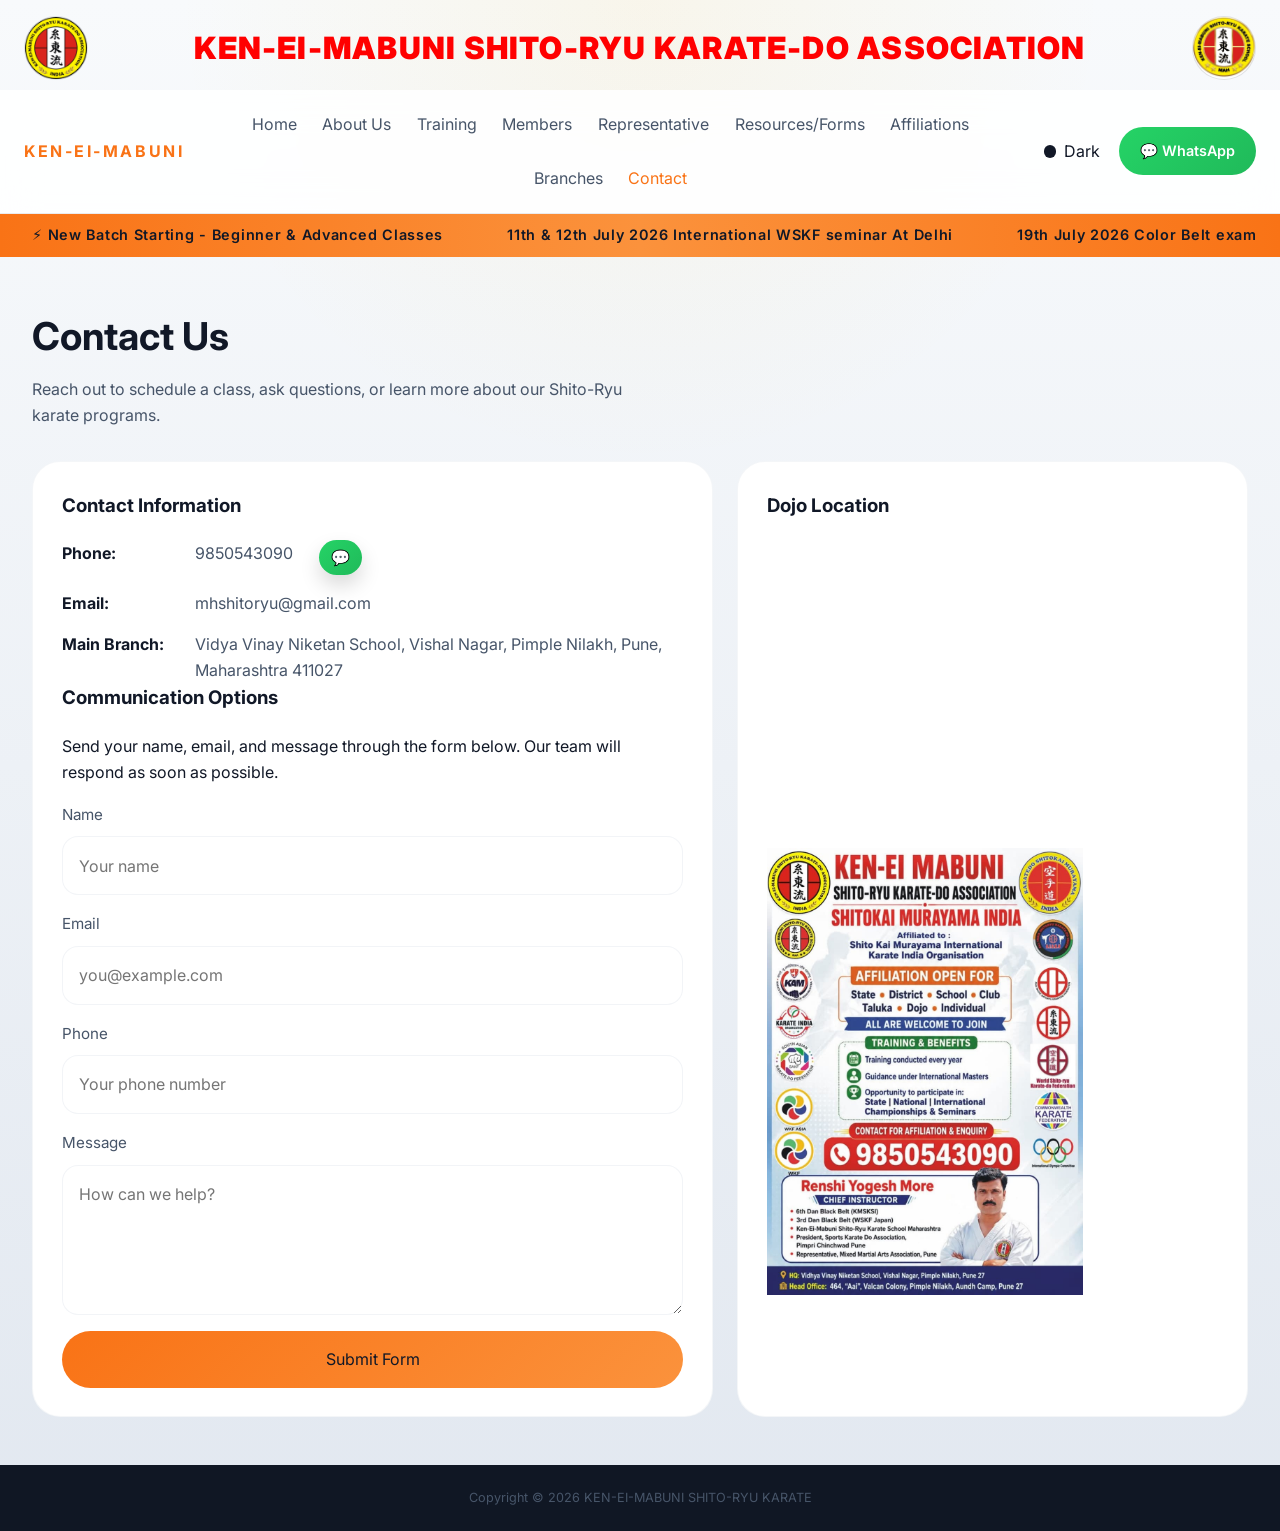
<file: contact.html>
<!DOCTYPE html>
<html lang="en">
<head>
  <meta charset="UTF-8">
  <meta name="viewport" content="width=device-width, initial-scale=1.0">
  <title>KEN-EI-MABUNI SHITO-RYU KARATE | Contact</title>
  <link rel="stylesheet" href="styles.css">
  <link rel="preconnect" href="https://fonts.googleapis.com">
  <link rel="preconnect" href="https://fonts.gstatic.com" crossorigin>
  <link href="https://fonts.googleapis.com/css2?family=Inter:wght@400;500;600;700;800&display=swap" rel="stylesheet">
</head>
<body>
  <div class="site-shell">
 

    <header class="site-header">
      <div class="header-top">
        <div class="header-logo">
          <img src="assets/Logo and other images/India Associaion logo right.png" alt="">
        </div>
        <div class="header-brand">
          <div class="brand-title" style="font-size: 38px; font-weight: 900; color: red;">KEN-EI-MABUNI SHITO-RYU KARATE-DO ASSOCIATION</div>
        </div>
        <div class="header-logo">
          <img src="assets/Logo and other images/Maha Associaion logo Left.png" alt="">
        </div>
      </div>
      <nav class="navbar" aria-label="Primary navigation">
        <div class="site-title">KEN-EI-MABUNI</div>
        <div class="nav-links" data-menu>
          <a href="index.html">Home</a>
          <a href="about.html">About Us</a>
          <a href="Training.html">Training</a>
          <a href="members.html">Members</a>
          <a href="representative.html">Representative</a>
          <a href="resources.html">Resources/Forms</a>
          <a href="affiliations.html">Affiliations</a>
          <a href="branches.html">Branches</a>
          <!--<a href="exam.html">Exam Form</a>-->
          <a href="contact.html">Contact</a>
        </div>
        <div class="navbar-right">
          <button class="theme-toggle" type="button" aria-label="Toggle theme"><span></span>Light</button>
          <a href="https://wa.me/919850543090?text=Hello%20I%20am%20interested%20in%20Karate%20classes" target="_blank" class="whatsapp-btn">💬 WhatsApp</a>
          <button class="menu-toggle" aria-expanded="false" aria-label="Open navigation">
            <span></span>
          </button>
        </div>
      </nav>
      <div class="updates-ticker">
        <div class="updates-ticker-content">
          <div class="ticker-item">⚡ New Batch Starting - Beginner & Advanced Classes</div>
          <div class="ticker-item">11th & 12th July 2026 International WSKF seminar At Delhi </div>
          <div class="ticker-item">19th July 2026 Color Belt exam</div>
          <div class="ticker-item">📢 Special Weekend Workshops - Self-Defense Focus</div>
          <div class="ticker-item">🎯 25th & 26th July 2026 Shito-Ryu National Championship at Mysore selection for WSKF championship Japan </div>
          <div class="ticker-item">25th to 27th September 2026 WSKF- World Shito-Ryu Karate championships at Japan</div>
          <div class="ticker-item">23rd to 25th October 2026 Black Belt Exam </div>
          <div class="ticker-item">25th October Color Belt Exam </div>
          <div class="ticker-item">22nd November 2026 Shito-Ryu Karate championships at Pune</div>
          </div>
      </div>
    </header>

    <main>
       
    </section>

    <main>
      <section class="section">
        <div class="section-header">
          <h2>Contact Us</h2>
          <p>Reach out to schedule a class, ask questions, or learn more about our Shito-Ryu karate programs.</p>
        </div>

        <div class="contact-grid">
          <div class="contact-card">
            <h3>Contact Information</h3>
            <ul class="contact-list">
              <li><strong>Phone:</strong> 9850543090<a class="coach-whatsapp-btn" href="https://wa.me/919850543090?text=Hello%20I%20would%20like%20to%20connect%20with%20Coach%20Yogesh%20More" target="_blank" rel="noopener">💬</a></li>
              <li><strong>Email:</strong> <a href="mailto:mhshitoryu@gmail.com">mhshitoryu@gmail.com</a></li>
              <li><strong>Main Branch:</strong> Vidya Vinay Niketan School, Vishal Nagar, Pimple Nilakh, Pune, Maharashtra 411027</li>
            </ul>
            <h3>Communication Options</h3>
            <p>Send your name, email, and message through the form below. Our team will respond as soon as possible.</p>
            <form id="contactForm" class="submit-btn" action="https://api.web3forms.com/submit" method="POST">
              <input type="hidden" name="access_key" value="f6df6379-b781-4be2-824b-e02601a92ffd">
              <div class="form-field">
                <label for="name">Name</label>
                <input type="text" id="name" name="name" placeholder="Your name" required>
              </div>
              <div class="form-field">
                <label for="email">Email</label>
                <input type="email" id="email" name="email" placeholder="you@example.com" required>
              </div>
              <div class="form-field">
                <label for="phone">Phone</label>
                <input type="tel" id="phone" name="phone" placeholder="Your phone number">
              </div>
              <div class="form-field">
                <label for="message">Message</label>
                <textarea id="message" name="message" placeholder="How can we help?" required></textarea>
              </div>
              
              <button type="submit">Submit Form</button>
            </form>
            <p id="contactStatus" class="contact-status" aria-live="polite"></p>
          </div>

          <div class="map-card">
            <h3>Dojo Location</h3>
            <iframe class="branch-map" loading="lazy" allowfullscreen 
            src="https://www.google.com/maps/embed?pb=!1m18!1m12!1m3!1d3781.7111098534965!2d73.7805997096687!3d18.58705856706922!2m3!1f0!2f0!3f0!3m2!1i1024!2i768!4f13.1!3m3!1m2!1s0x3bc2b95ea2ac0e25%3A0xf23a728f1f5744e8!2sVidya%20Vinay%20Niketan%20School!5e0!3m2!1sen!2sin!4v1720000937247!5m2!1sen!2sin"></iframe>
           <img src="assets\Logo and other images\poster.jpeg" alt="" style="width: 70%; height: auto;">

          
          </div>
        </div>
      </section>
    </main>

    <footer class="footer">
      <small>Copyright © 2026 KEN-EI-MABUNI SHITO-RYU KARATE</small>
    </footer>
  </div>
  <script src="script.js"></script>
</body>
</html>
</file>
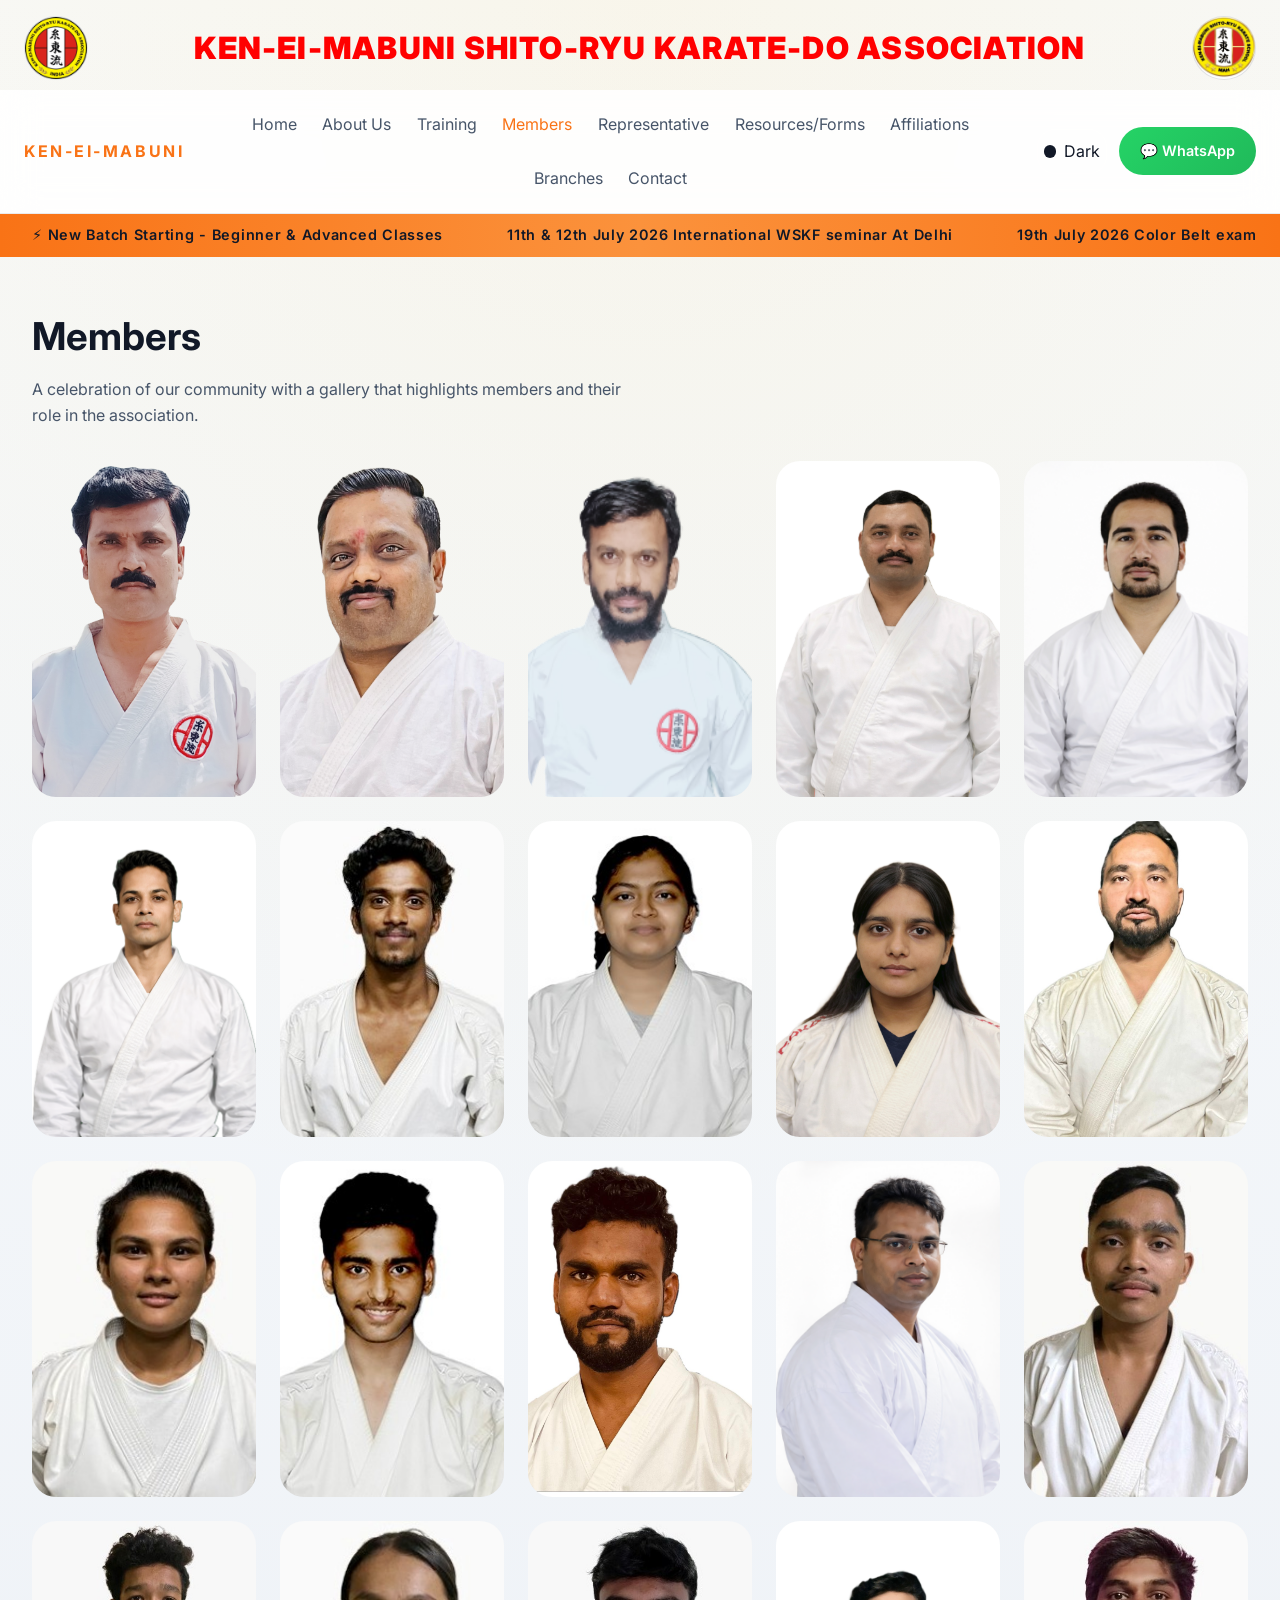
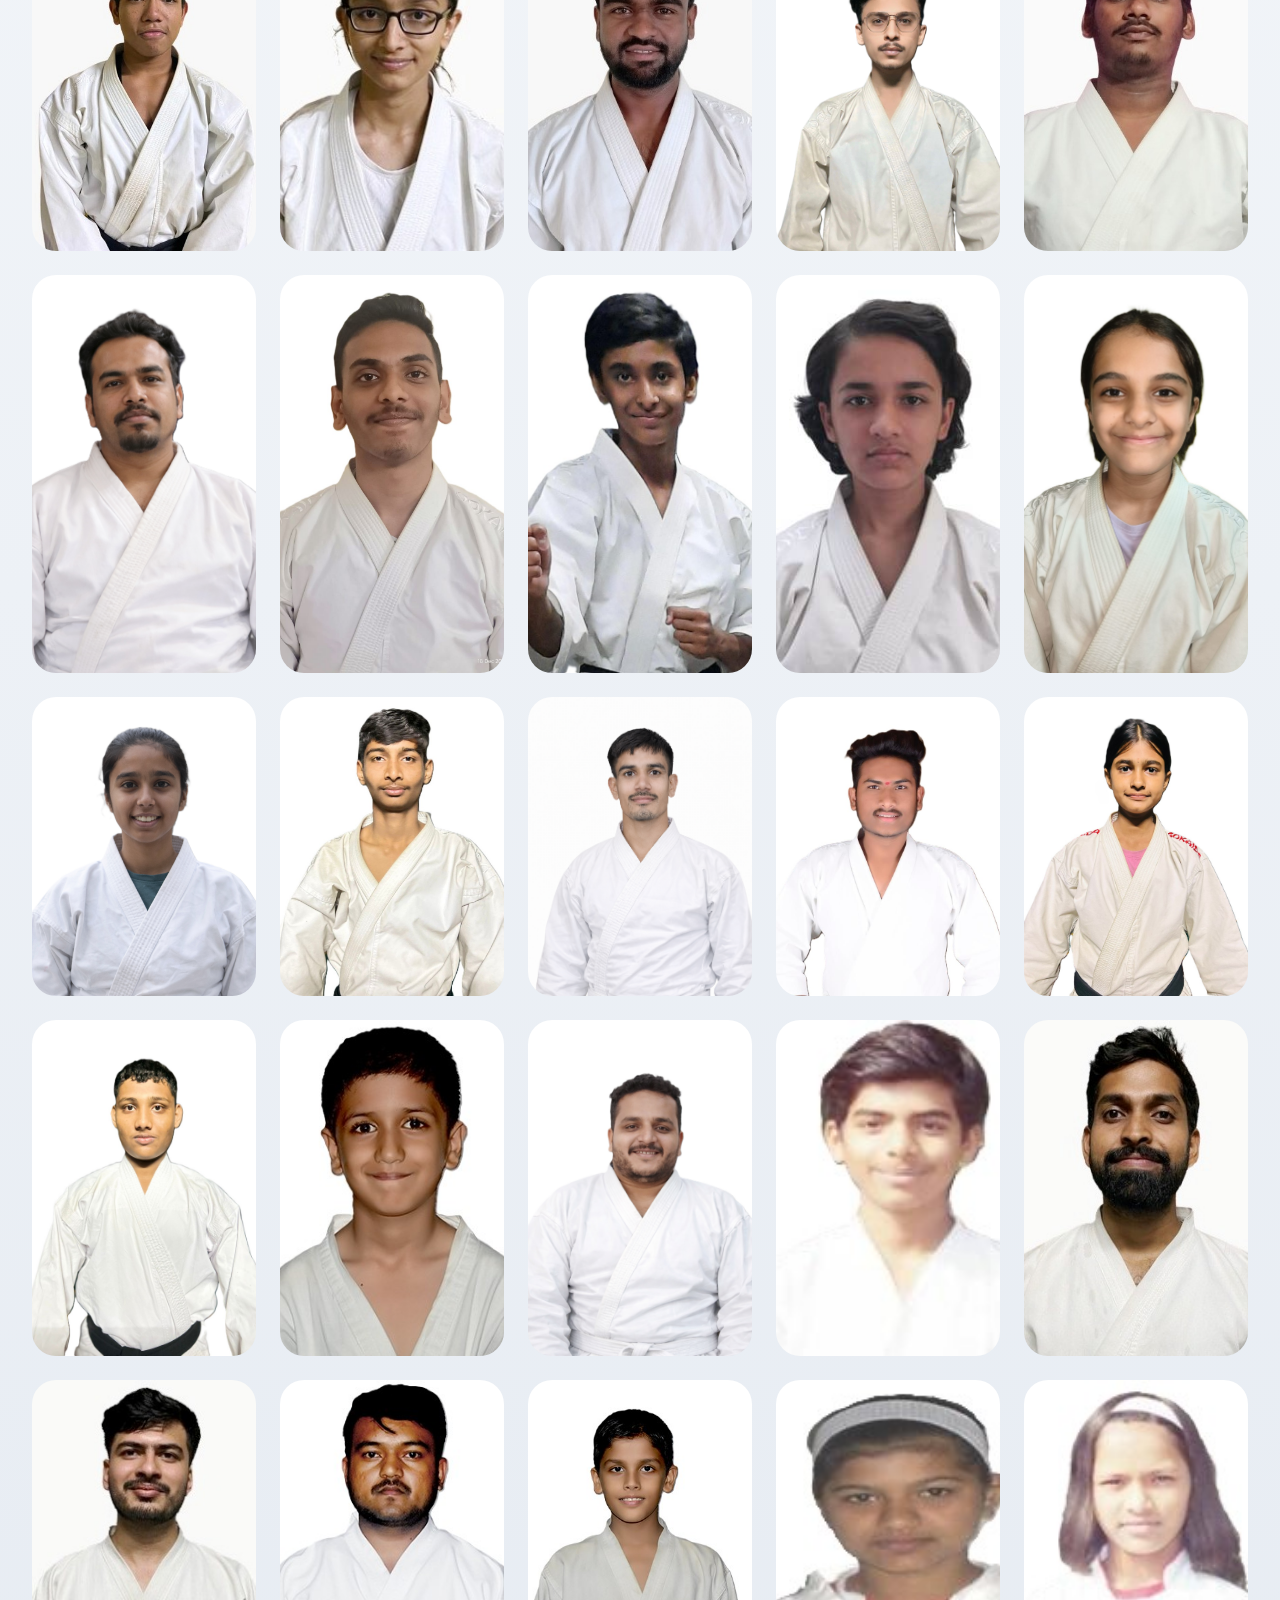
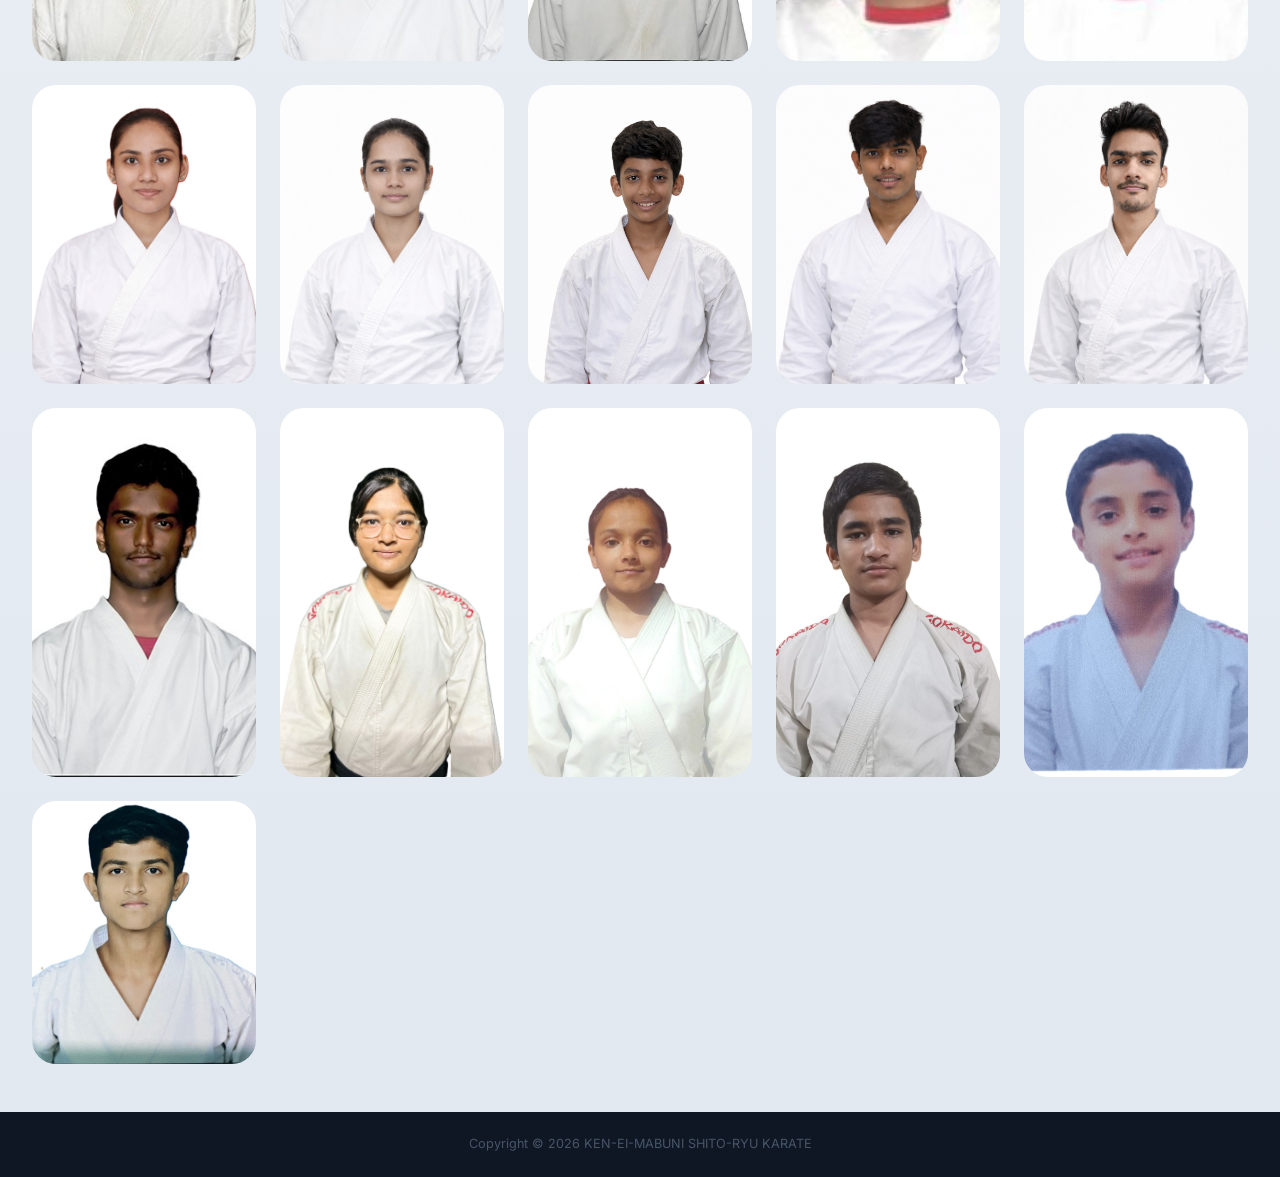
<file: members.html>
<!DOCTYPE html>
<html lang="en">
<head>
  <meta charset="UTF-8">
  <meta name="viewport" content="width=device-width, initial-scale=1.0">
  <title>KEN-EI-MABUNI SHITO-RYU KARATE | Members</title>
  <link rel="stylesheet" href="styles.css">
  <link rel="preconnect" href="https://fonts.googleapis.com">
  <link rel="preconnect" href="https://fonts.gstatic.com" crossorigin>
  <link href="https://fonts.googleapis.com/css2?family=Inter:wght@400;500;600;700;800&display=swap" rel="stylesheet">
</head>
<body>
  <div class="site-shell">
     <header class="site-header">
      <div class="header-top">
        <div class="header-logo">
          <img src="assets/Logo and other images/India Associaion logo right.png" alt="">
        </div>
        <div class="header-brand">
          <div class="brand-title" style="font-size: 38px; font-weight: 900; color: red;">KEN-EI-MABUNI SHITO-RYU KARATE-DO ASSOCIATION</div>
        </div>
        <div class="header-logo">
          <img src="assets/Logo and other images/Maha Associaion logo Left.png" alt="">
        </div>
      </div>
      <nav class="navbar" aria-label="Primary navigation">
        <div class="site-title">KEN-EI-MABUNI</div>
        <div class="nav-links" data-menu>
          <a href="index.html">Home</a>
          <a href="about.html">About Us</a>
          <a href="Training.html">Training</a>
          <a href="members.html">Members</a>
          <a href="representative.html">Representative</a>
          <a href="resources.html">Resources/Forms</a>
          <a href="affiliations.html">Affiliations</a>
          <a href="branches.html">Branches</a>
          <!--<a href="exam.html">Exam Form</a>-->
          <a href="contact.html">Contact</a>
        </div>
        <div class="navbar-right">
          <button class="theme-toggle" type="button" aria-label="Toggle theme"><span></span>Light</button>
          <a href="https://wa.me/919850543090?text=Hello%20I%20am%20interested%20in%20Karate%20classes" target="_blank" class="whatsapp-btn">💬 WhatsApp</a>
          <button class="menu-toggle" aria-expanded="false" aria-label="Open navigation">
            <span></span>
          </button>
        </div>
      </nav>
      <div class="updates-ticker">
        <div class="updates-ticker-content">
          <div class="ticker-item">⚡ New Batch Starting - Beginner & Advanced Classes</div>
          <div class="ticker-item">11th & 12th July 2026 International WSKF seminar At Delhi </div>
          <div class="ticker-item">19th July 2026 Color Belt exam</div>
          <div class="ticker-item">📢 Special Weekend Workshops - Self-Defense Focus</div>
          <div class="ticker-item">🎯 25th & 26th July 2026 Shito-Ryu National Championship at Mysore selection for WSKF championship Japan </div>
          <div class="ticker-item">25th to 27th September 2026 WSKF- World Shito-Ryu Karate championships at Japan</div>
          <div class="ticker-item">23rd to 25th October 2026 Black Belt Exam </div>
          <div class="ticker-item">25th October Color Belt Exam </div>
          <div class="ticker-item">22nd November 2026 Shito-Ryu Karate championships at Pune</div>
          </div>
      </div>
    </header>

    <main>
      <section class="section">
        <div class="section-header">
          <h2>Members</h2>
          <p>A celebration of our community with a gallery that highlights members and their role in the association.</p>
        </div>

        <div class="gallery-grid members-grid">
  
  <div class="gallery-card">
    <img src="assets/WEBSITE MEMBERS_2/7. Yogesh More Chief Instructor KMSKA & KMSKSM.png" alt="7. Yogesh More Chief Instructor KMSKA & KMSKSM">
    <div class="overlay"><h3>Yogesh More <br>Chief Instructor KMSKA & KMSKSM</h3></div>
  </div>
  <div class="gallery-card">
    <img src="assets/WEBSITE MEMBERS_2/8.0 Rahul bhondve (Asst. Technical Director ).png" alt="8.0 Rahul bhondve (Asst. Technical Director )">
    <div class="overlay"><h3>Rahul bhondve <br>Asst. Technical Director </h3></div>
  </div>
  <div class="gallery-card">
    <img src="assets/WEBSITE MEMBERS_2/8.1 Navnath Renuse Black Belt 4th Dan Yondan Technical Director KMSKA & KMSKSM.png" alt="8.1 Navnath Renuse Black Belt 4th Dan Yondan Technical Director KMSKA & KMSKSM">
    <div class="overlay"><h3>Navnath Renuse <br>Black Belt 4th Dan Yondan Technical Director KMSKA & KMSKSM</h3></div>
  </div>
   <div class="gallery-card">
    <img src="assets/WEBSITE MEMBERS_2/10.0 Devidas Nikalje( Senior Vice - President of KMSKSA  ).png" alt="10.0 Devidas Nikalje( Senior Vice - President of KMSKSA  )">
    <div class="overlay"><h3>Devidas Nikalje <br>Senior Vice - President of KMSKSA</h3></div>
  </div>
  <div class="gallery-card">
    <img src="assets\WEBSITE MEMBERS_2\10.1 Harinath Yogi Black Belt 2nd Dan ( Vice-President).png" alt="10.1 Harinath Yogi Black Belt 2nd Dan ( Vice-President)">
    <div class="overlay"><h3>Harinath Yogi <br>Black Belt 2nd Dan Vice-President</h3></div>
  </div>
  
  <div class="gallery-card">
    <img src="assets/WEBSITE MEMBERS_2/10.2 Shirish Chandra Black Belt 1st Dan Sho-Dan.png" alt="10.2 Shirish Chandra Black Belt 1st Dan Sho-Dan">
    <div class="overlay"><h3>Shirish Chandra <br>Black Belt 1st Dan Shodan</h3></div>
  </div>
 
  <div class="gallery-card">
    <img src="assets/WEBSITE MEMBERS_2/11. Aditya Langhe Representative PCMC Black Belt 3rd Dan Sandan.jpg" alt="11. Aditya Langhe Represtative PCMC Black Belt 3rd Dan Sandan">
    <div class="overlay"><h3>Aditya Langhe <br>Representative PCMC Black Belt 3rd Dan Sandan</h3></div>
  </div>
  <div class="gallery-card">
    <img src="assets/WEBSITE MEMBERS_2/12. Shreya Kulkarni 1st Dan Black Belt Shodan.jpg" alt="12. Shreya Kulkarni 1st Dan Black Belt Shodan">
    <div class="overlay"><h3>Shreya Kulkarni<br> 2nd Dan Black Belt Nidan</h3></div>
  </div>
  <div class="gallery-card">
    <img src="assets/WEBSITE MEMBERS_2/13. Isha dumbre  3rd Dan Black Belt Sandan RC Chairman.png" alt="13. Isha dumbre  3rd Dan Black Belt Sandan RC Chairman">
    <div class="overlay"><h3>Isha dumbre  <br>3rd Dan Black Belt Sandan RC Chairman</h3></div>
  </div>
  <div class="gallery-card">
    <img src="assets/WEBSITE MEMBERS_2/15. Sharad Sakhare 2nd Dan Black Belt Nidan ( Asst. Represntative PCMC City).jpeg" alt="15. Sharad Sakhare 2nd Dan Black Belt Nidan ( Asst. Represntative PCMC City)">
    <div class="overlay"><h3>Sharad Sakhare <br>2nd Dan Black Belt Nidan ( Asst. Represntative PCMC City)</h3></div>
  </div>
  <div class="gallery-card">
    <img src="assets/WEBSITE MEMBERS_2/16. Samiksha Bhegade Chaiman Athletic Commission 2nd Dan Black Belt Nidan.jpg" alt="16. Samiksha Bhegade Chaiman Athletic Commission 2nd Dan Black Belt Nidan">
    <div class="overlay"><h3>Samiksha Bhegade <br>Chairman Athletic Commission 2nd Dan Black Belt Nidan</h3></div>
  </div>
  <div class="gallery-card">
    <img src="assets/WEBSITE MEMBERS_2/17. Kaustubh Dumbre  3rd Dan Black Belt Sandan.jpg" alt="17. Kaustubh Dumbre  3rd Dan Black Belt Sandan">
    <div class="overlay"><h3>Kaustubh Dumbre <br>3rd Dan Black Belt Sandan</h3></div>
  </div>
  <div class="gallery-card">
    <img src="assets/WEBSITE MEMBERS_2/18. Ashok Mane 2nd Dan Black Belt Nidan ( Represntative Pune District ).jpeg" alt="18. Ashok Mane 2nd Dan Black Belt Nidan ( Represntative Pune District )">
    <div class="overlay"><h3>Ashok Mane <br>2nd Dan Black Belt Nidan  Representative Pune District </h3></div>
  </div>
  <div class="gallery-card">
    <img src="assets/WEBSITE MEMBERS_2/18.0. Anamay Birodkar(Represntative Nashik District).png" alt="18.0. Anamay Birodkar(Represntative Nashik District)">
    <div class="overlay"><h3>Anamay Birodkar<br>Representative Nashik District</h3></div>
  </div>
  <div class="gallery-card">
    <img src="assets/WEBSITE MEMBERS_2/19. Swapnil More 2nd Dan Black Belt Nidan.jpg" alt="19. Swapnil More 2nd Dan Black Belt Nidan">
    <div class="overlay"><h3>Swapnil More <br>2nd Dan Black Belt Nidan</h3></div>
  </div>
  <div class="gallery-card">
    <img src="assets/WEBSITE MEMBERS_2/19.1. Harish Kami 2nd Dan Black Belt Nidan.jpg" alt="19.1. Harish Kami 2nd Dan Black Belt Nidan">
    <div class="overlay"><h3>Harish Kami <br>2nd Dan Black Belt Nidan</h3></div>
  </div>
  <div class="gallery-card">
    <img src="assets/WEBSITE MEMBERS_2/20. Sai Kulkanri 2nd Dan Black Belt Nidan.jpg" alt="20. Sai Kulkanri 2nd Dan Black Belt Nidan">
    <div class="overlay"><h3>Sai Kulkanri<br> 2nd Dan Black Belt Nidan</h3></div>
  </div>
  <div class="gallery-card">
    <img src="assets/WEBSITE MEMBERS_2/21. Shivaji Mane 1st Dan Black Belt Shodan.jpg" alt="21. Shivaji Mane 1st Dan Black Belt Shodan">
    <div class="overlay"><h3>Shivaji Mane <br>2nd Dan Black Belt Nidan</h3></div>
  </div>
  <div class="gallery-card">
    <img src="assets/WEBSITE MEMBERS_2/21.1. Purnesh Birda Black Belt Sho-Dan Public Co-ordineter.jpeg" alt="21.1. Purnesh Birda Black Belt Sho-Dan Public Co-ordineter">
    <div class="overlay"><h3>Purnesh Birda <br>Black Belt Shodan Public Co-ordineter</h3></div>
  </div>
  <div class="gallery-card">
    <img src="assets/WEBSITE MEMBERS_2/22. Prathamesh Kedari 1st Dan Black Belt Shodan.jpg" alt="22. Prathamesh Kedari 1st Dan Black Belt Shodan">
    <div class="overlay"><h3>Prathamesh Kedari <br>2nd Dan Black Belt Nidan</h3></div>
  </div>
  <div class="gallery-card">
    <img src="assets/WEBSITE MEMBERS_2/22.2. Rakesh Jagtap 1st Dan Black Belt Shodan.png" alt="22.2. Rakesh Jagtap 1st Dan Black Belt Shodan">
    <div class="overlay"><h3>Rakesh Jagtap <br>1st Dan Black Belt Shodan</h3></div>
  </div>
  <div class="gallery-card">
    <img src="assets/WEBSITE MEMBERS_2/23. Siddharth Chinchwade 2nd Dan Black Belt Nidan.jpeg" alt="23. Siddharth Chinchwade 2nd Dan Black Belt Nidan">
    <div class="overlay"><h3>Siddharth Chinchwade <br>2nd Dan Black Belt Nidan</h3></div>
  </div>
  <div class="gallery-card">
    <img src="assets/WEBSITE MEMBERS_2/25. Aarush Kallwar  2nd Dan Black Belt Nidan.jpeg" alt="25. Aarush Kallwar  2nd Dan Black Belt Nidan">
    <div class="overlay"><h3>Aarush Kallwar  <br>2nd Dan Black Belt Nidan</h3></div>
  </div>
  <div class="gallery-card">
    <img src="assets/WEBSITE MEMBERS_2/26. Anushree Chinchwade 2nd Dan Black Belt Nidan.jpg" alt="26. Anushree Chinchwade 2nd Dan Black Belt Nidan">
    <div class="overlay"><h3>Anushree Chinchwade <br>2nd Dan Black Belt Nidan</h3></div>
  </div>
  <div class="gallery-card">
    <img src="assets\WEBSITE MEMBERS_2\26.1. Anushka Bhor 2nd Dan Black Belt Nidan.jpeg" alt="26.1. Anushka Bhor 2nd Dan Black Belt Nidan">
    <div class="overlay"><h3>Anushka Bhor <br>2nd Dan Black Belt Nidan</h3></div>
  </div>
  <div class="gallery-card">
    <img src="assets/WEBSITE MEMBERS_2/27. Nitya Vidhate  2nd Dan Black Belt Nidan.png" alt="27. Nitya Vidhate  2nd Dan Black Belt Nidan">
    <div class="overlay"><h3>Nitya Vidhate  <br>2nd Dan Black Belt Nidan</h3></div>
  </div>
  <div class="gallery-card">
    <img src="assets/WEBSITE MEMBERS_2/27.1. Raj Makkal 1st Dan Black Belt Shodan.jpeg" alt="27.1. Raj Makkal 1st Dan Black Belt Shodan">
    <div class="overlay"><h3>Raj Makkal <br>1st Dan Black Belt Shodan</h3></div>
  </div>
  <div class="gallery-card">
    <img src="assets/WEBSITE MEMBERS_2/27.2. Krushna Dharme 1st Dan Black Belt Shodan.png" alt="27.2. Krushna Dharme 1st Dan Black Belt Shodan">
    <div class="overlay"><h3>Krushna Dharme <br>1st Dan Black Belt Shodan</h3></div>
  </div>
  <div class="gallery-card">
    <img src="assets/WEBSITE MEMBERS_2/27.3. Parful Pawar 1st Dan Black Belt Shodan.jpeg" alt="27.3. Parful Pawar 1st Dan Black Belt Shodan">
    <div class="overlay"><h3>Parful Pawar <br>1st Dan Black Belt Shodan</h3></div>
  </div>
  <div class="gallery-card">
    <img src="assets/WEBSITE MEMBERS_2/27.44. Payal Dange 1st Dan Black Belt Shodan.jpeg" alt="27.44. Payal Dange 1st Dan Black Belt Shodan">
    <div class="overlay"><h3>Payal Dange <br>1st Dan Black Belt Shodan</h3></div>
  </div>
  <div class="gallery-card">
    <img src="assets/WEBSITE MEMBERS_2/27.45. Pranit Gaikwad 1st Dan Black Belt Shodan.jpeg" alt="27.45. Pranit Gaikwad 1st Dan Black Belt Shodan">
    <div class="overlay"><h3>Pranit Gaikwad <br>1st Dan Black Belt Shodan</h3></div>
  </div>
  <div class="gallery-card">
    <img src="assets/WEBSITE MEMBERS_2/28. Uttkarsh Jha 2nd Dan Black Belt Nidan.jpg" alt="28. Uttkarsh Jha 2nd Dan Black Belt Nidan">
    <div class="overlay"><h3>Uttkarsh Jha <br>2nd Dan Black Belt Nidan</h3></div>
  </div>
  <div class="gallery-card">
    <img src="assets/WEBSITE MEMBERS_2/29. Ashpak Mulani Black Belt 1st Dan Shodan.png" alt="29. Ashpak Mulani Black Belt 1st Dan Shodan">
    <div class="overlay"><h3>Ashpak Mulani <br>1st Dan Black Belt Shodan</h3></div>
  </div>
  <div class="gallery-card">
    <img src="assets/WEBSITE MEMBERS_2/30. Tejas Bhondve 1st Dan Black Belt Shodan.jpg" alt="30. Tejas Bhondve 1st Dan Black Belt Shodan">
    <div class="overlay"><h3>Tejas Bhondve <br>1st Dan Black Belt Shodan</h3></div>
  </div>
  <div class="gallery-card">
    <img src="assets/WEBSITE MEMBERS_2/32. Hrushikesh Saykhedkar 1st Dan Black Belt Shodan.jpg" alt="32. Hrushikesh Saykhedkar 1st Dan Black Belt Shodan">
    <div class="overlay"><h3>Hrushikesh Saykhedkar <br>1st Dan Black Belt Shodan</h3></div>
  </div>
  <div class="gallery-card">
    <img src="assets/WEBSITE MEMBERS_2/33. Rutuparna Thatte 1st Dan Black Belt Shodan.jpg" alt="33. Rutuparna Thatte 1st Dan Black Belt Shodan">
    <div class="overlay"><h3>Rutuparna Thatte <br>1st Dan Black Belt Shodan</h3></div>
  </div>
  <div class="gallery-card">
    <img src="assets/WEBSITE MEMBERS_2/34. Tushar Shinde 1st Dan Black Belt Shodan.jpg" alt="34. Tushar Shinde 1st Dan Black Belt Shodan">
    <div class="overlay"><h3>Tushar Shinde <br>1st Dan Black Belt Shodan</h3></div>
  </div>
  <div class="gallery-card">
    <img src="assets/WEBSITE MEMBERS_2/35. Dhruv Ghorpade 1st Dan Black Belt Shodan.jpg" alt="35. Dhruv Ghorpade 1st Dan Black Belt Shodan">
    <div class="overlay"><h3>Dhruv Ghorpade <br>1st Dan Black Belt Shodan</h3></div>
  </div>
  <div class="gallery-card">
    <img src="assets/WEBSITE MEMBERS_2/36. Mrudula Ozarkar Black Belt 1st Dan Shodan.jpg" alt="36. Mrudula Ozarkar Black Belt 1st Dan Shodan">
    <div class="overlay"><h3>Mrudula Ozarkar <br>1st Dan Black Belt Shodan</h3></div>
  </div>
  <div class="gallery-card">
    <img src="assets/WEBSITE MEMBERS_2/37. Saloni Kamble Black Belt 1st Dan Shodan.jpg" alt="37. Saloni Kamble Black Belt 1st Dan Shodan">
    <div class="overlay"><h3>Saloni Kamble <br>1st Dan Black Belt Shodan</h3></div>
  </div>
  <div class="gallery-card">
    <img src="assets/WEBSITE MEMBERS_2/37.2. Vaishnavi More Black Belt 1st Dan Shodan.png" alt="37.2. Vaishnavi More Black Belt 1st Dan Shodan">
    <div class="overlay"><h3>Vaishnavi More <br>1st Dan Black Belt Shodan</h3></div>
  </div>
  <div class="gallery-card">
    <img src="assets/WEBSITE MEMBERS_2/37.3. Swapnali Ghodake Black Belt 1st Dan Shodan.png" alt="37.3. Swapnali Ghodake Black Belt 1st Dan Shodan">
    <div class="overlay"><h3>Swapnali Ghodake <br>1st Dan Black Belt Shodan</h3></div>
  </div>
  <div class="gallery-card">
    <img src="assets/WEBSITE MEMBERS_2/37.4. Shravan Renuse Black Belt 1st Dan Shodan.png" alt="37.4. Shravan Renuse Black Belt 1st Dan Shodan">
    <div class="overlay"><h3>Shravan Renuse <br>1st Dan Black Belt Shodan</h3></div>
  </div>
  <div class="gallery-card">
    <img src="assets/WEBSITE MEMBERS_2/37.5. Ganesh Mana Black Belt.png" alt="37.5. Ganesh Mana Black Belt">
    <div class="overlay"><h3>Ganesh Mane <br>1st Dan Black Belt Shodan</h3></div>
  </div>
  <div class="gallery-card">
    <img src="assets/WEBSITE MEMBERS_2/37.6. Divesh More Black Belt 1st Dan Shodan.png" alt="37.6. Divesh More Black Belt 1st Dan Shodan">
    <div class="overlay"><h3>Divesh More <br>1st Dan Black Belt Shodan</h3></div>
  </div>
  
  <div class="gallery-card">
    <img src="assets/WEBSITE MEMBERS_2/39. Siddhant Sinha 1st Dan Black Belt Shodan.jpg" alt="39. Siddhant Sinha 1st Dan Black Belt Shodan">
    <div class="overlay"><h3>Siddhant Sinha <br>1st Dan Black Belt Shodan</h3></div>
  </div>
  <div class="gallery-card">
    <img src="assets/WEBSITE MEMBERS_2/40. Sanskruti Khisrgar 1st Dan Black Belt Shodan.jpeg" alt="40. Sanskruti Khisrgar 1st Dan Black Belt Shodan">
    <div class="overlay"><h3>Sanskruti Khisrgar <br>1st Dan Black Belt Shodan</h3></div>
  </div>
  <div class="gallery-card">
    <img src="assets/WEBSITE MEMBERS_2/41. Shreya Shejale 1st Dan Black Belt Shodan.jpg" alt="41. Shreya Shejale 1st Dan Black Belt Shodan">
    <div class="overlay"><h3>Shreya Shejale <br>1st Dan Black Belt Shodan</h3></div>
  </div>
  <div class="gallery-card">
    <img src="assets/WEBSITE MEMBERS_2/42. Vishvajit Khirsagar 1st Dan Black Belt Shodan.jpeg" alt="42. Vishvajit Khirsagar 1st Dan Black Belt Shodan">
    <div class="overlay"><h3>Vishvajit Khirsagar <br>1st Dan Black Belt Shodan</h3></div>
  </div>
  <div class="gallery-card">
    <img src="assets/WEBSITE MEMBERS_2/46. Aniruddh Ahire 1st Dan Black Belt Shodan.jpeg" alt="46. Aniruddh Ahire 1st Dan Black Belt Shodan">
    <div class="overlay"><h3>Aniruddh Ahire <br>1st Dan Black Belt Shodan</h3></div>
  </div>
  <div class="gallery-card">
    <img src="assets/WEBSITE MEMBERS_2/47. Varad Repal 1st Dan Black Belt Shodan.jpeg" alt="47. Varad Repal 1st Dan Black Belt Shodan">
    <div class="overlay"><h3>Varad Repal <br>1st Dan Black Belt Shodan</h3></div>
  </div>
</div>
      </section>
    </main>

    <footer class="footer">
      <small>Copyright © 2026 KEN-EI-MABUNI SHITO-RYU KARATE</small>
    </footer>
  </div>
  <script src="script.js"></script>
</body>
</html>
</file>
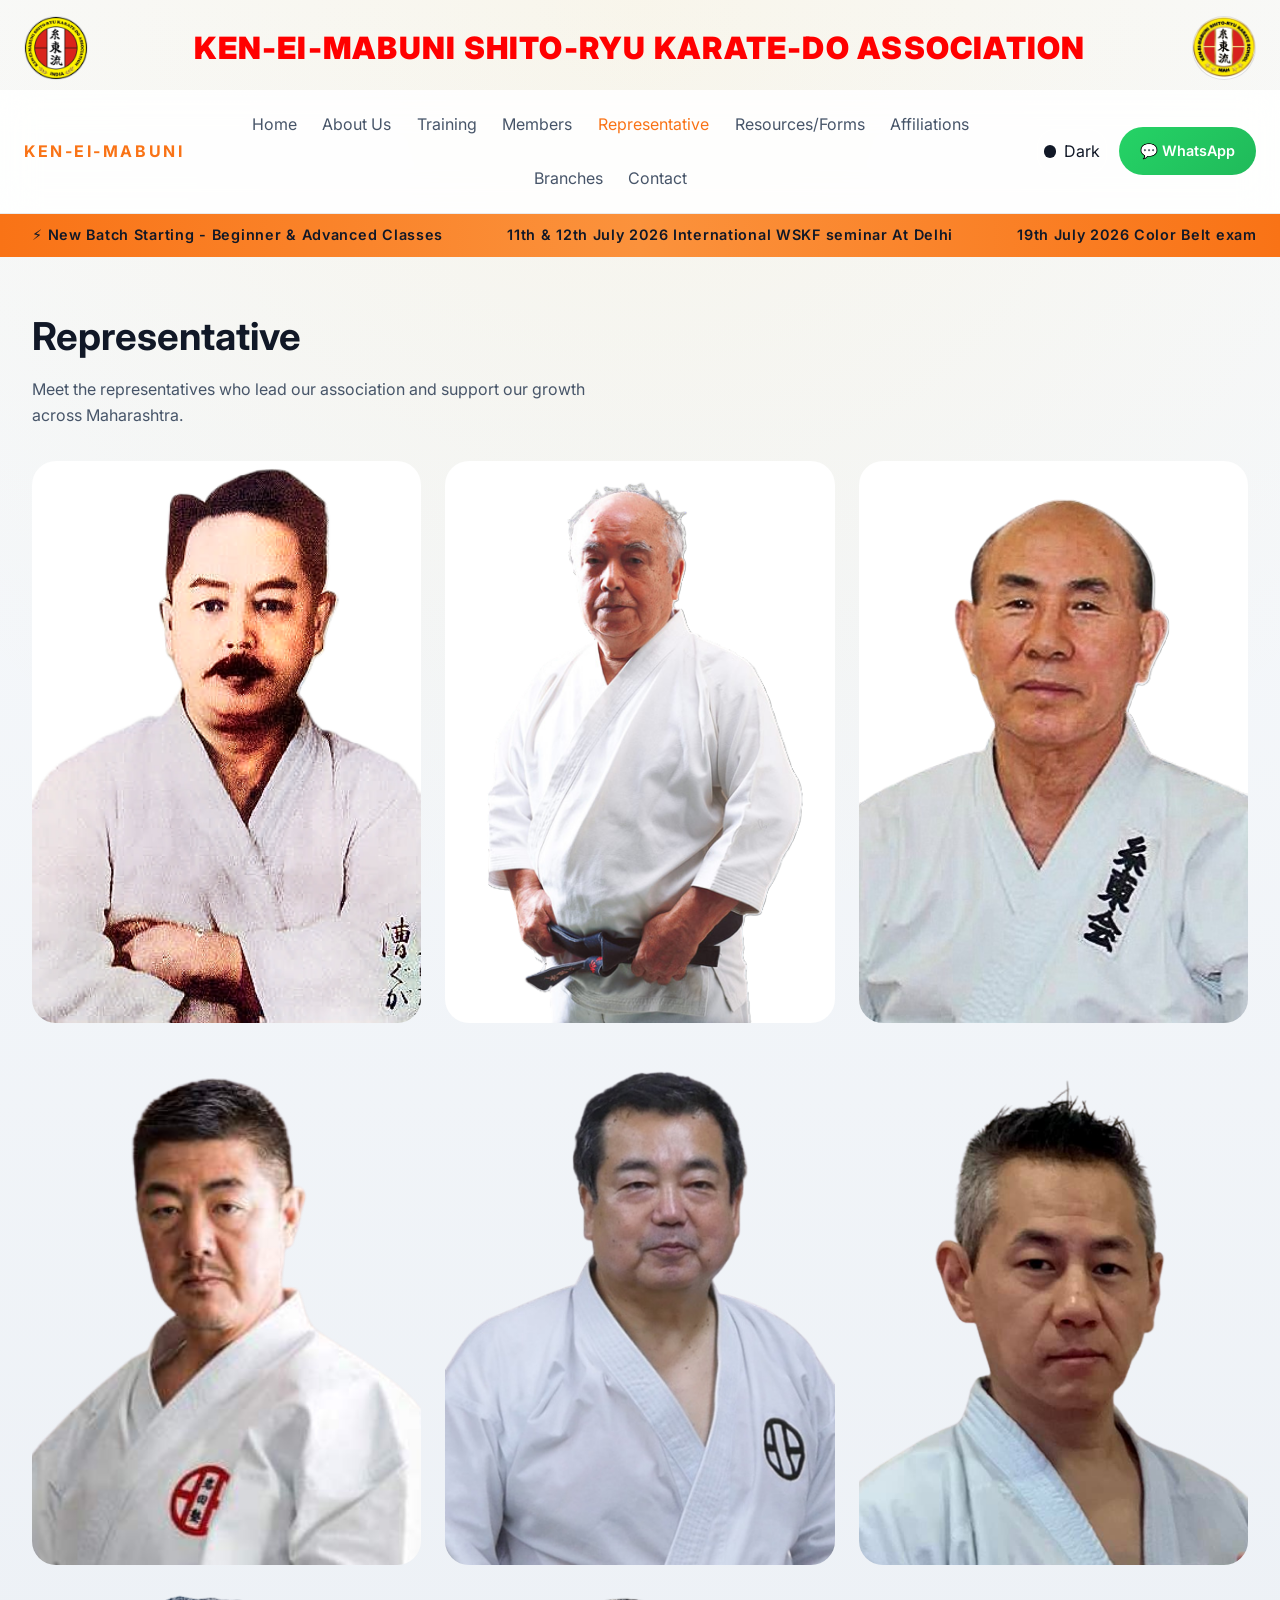
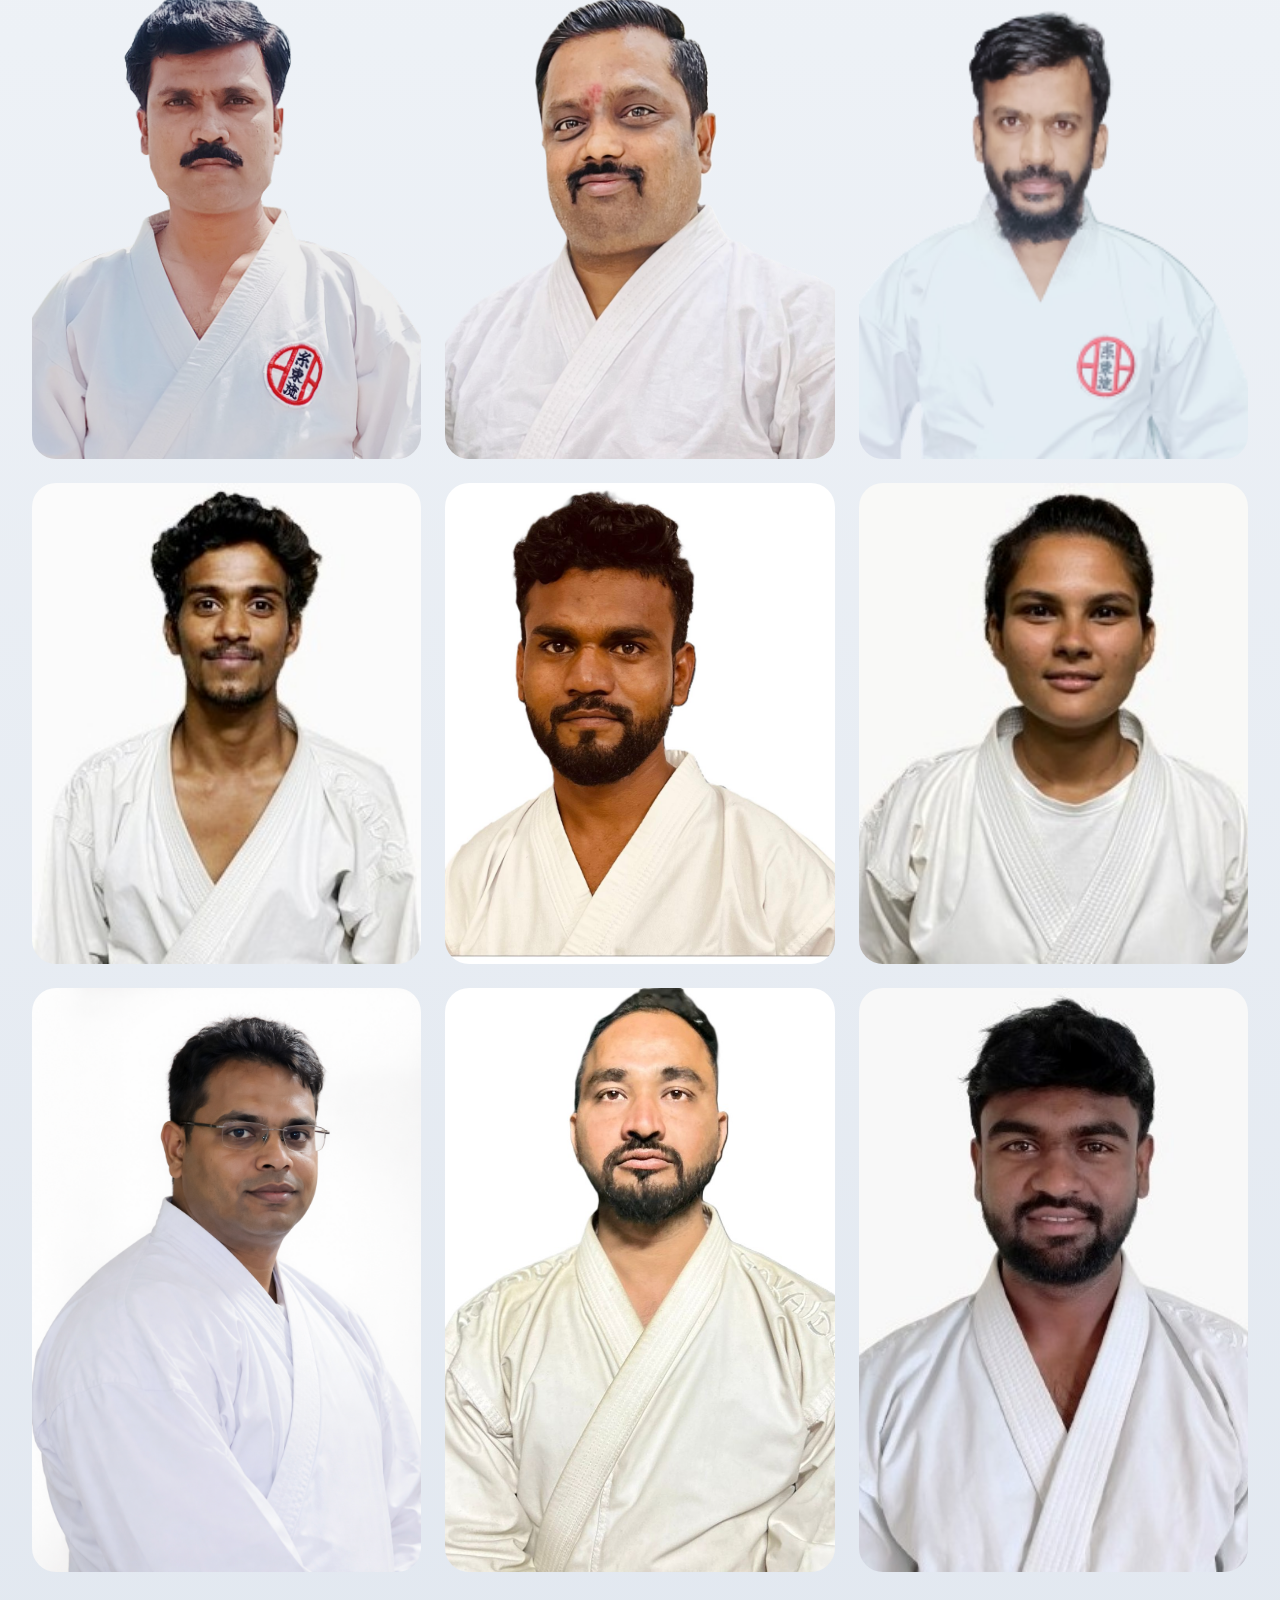
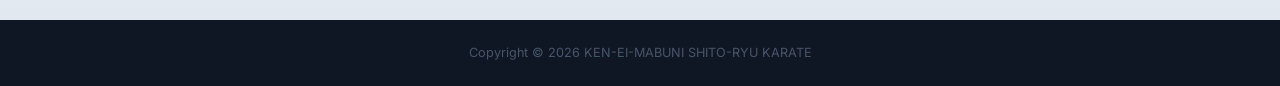
<file: representative.html>
<!DOCTYPE html>
<html lang="en">
<head>
  <meta charset="UTF-8">
  <meta name="viewport" content="width=device-width, initial-scale=1.0">
  <title>KEN-EI-MABUNI SHITO-RYU KARATE | Representative</title>
  <link rel="stylesheet" href="styles.css">
  <link rel="preconnect" href="https://fonts.googleapis.com">
  <link rel="preconnect" href="https://fonts.gstatic.com" crossorigin>
  <link href="https://fonts.googleapis.com/css2?family=Inter:wght@400;500;600;700;800&display=swap" rel="stylesheet">
</head>
<body>
  <div class="site-shell">
    

    <header class="site-header">
      <div class="header-top">
        <div class="header-logo">
          <img src="assets/Logo and other images/India Associaion logo right.png" alt="">
        </div>
        <div class="header-brand">
          <div class="brand-title" style="font-size: 38px; font-weight: 900; color: red;">KEN-EI-MABUNI SHITO-RYU KARATE-DO ASSOCIATION</div>
        </div>
        <div class="header-logo">
          <img src="assets/Logo and other images/Maha Associaion logo Left.png" alt="">
        </div>
      </div>
      <nav class="navbar" aria-label="Primary navigation">
        <div class="site-title">KEN-EI-MABUNI</div>
        <div class="nav-links" data-menu>
          <a href="index.html">Home</a>
          <a href="about.html">About Us</a>
          <a href="Training.html">Training</a>
          <a href="members.html">Members</a>
          <a href="representative.html">Representative</a>
          <a href="resources.html">Resources/Forms</a>
          <a href="affiliations.html">Affiliations</a>
          <a href="branches.html">Branches</a>
          <!--<a href="exam.html">Exam Form</a>-->
          <a href="contact.html">Contact</a>
        </div>
        <div class="navbar-right">
          <button class="theme-toggle" type="button" aria-label="Toggle theme"><span></span>Light</button>
          <a href="https://wa.me/919850543090?text=Hello%20I%20am%20interested%20in%20Karate%20classes" target="_blank" class="whatsapp-btn">💬 WhatsApp</a>
          <button class="menu-toggle" aria-expanded="false" aria-label="Open navigation">
            <span></span>
          </button>
        </div>
      </nav>
      <div class="updates-ticker">
        <div class="updates-ticker-content">
          <div class="ticker-item">⚡ New Batch Starting - Beginner & Advanced Classes</div>
          <div class="ticker-item">11th & 12th July 2026 International WSKF seminar At Delhi </div>
          <div class="ticker-item">19th July 2026 Color Belt exam</div>
          <div class="ticker-item">📢 Special Weekend Workshops - Self-Defense Focus</div>
          <div class="ticker-item">🎯 25th & 26th July 2026 Shito-Ryu National Championship at Mysore selection for WSKF championship Japan </div>
          <div class="ticker-item">25th to 27th September 2026 WSKF- World Shito-Ryu Karate championships at Japan</div>
          <div class="ticker-item">23rd to 25th October 2026 Black Belt Exam </div>
          <div class="ticker-item">25th October Color Belt Exam </div>
          <div class="ticker-item">22nd November 2026 Shito-Ryu Karate championships at Pune</div>
          </div>
      </div>
    </header>

    <main>
 
    </section>

    <main>
      <section class="section">
        <div class="section-header">
          <h2>Representative</h2>
          <p>Meet the representatives who lead our association and support our growth across Maharashtra.</p>
        </div>

        <div class="gallery-grid representative-grid">
         <div class="gallery-card">
    <img src="assets/WEBSITE MEMBERS_2/1. Kaiso Ken Wa Mabuni Founder of Shito-Ryu.png" alt="1. Kaiso Ken Wa Mabuni Founder of Shito-Ryu">
    <div class="overlay"><h3>Kaiso Ken Wa Mabuni <br>Founder of Shito-Ryu</h3></div>
  </div>
  <div class="gallery-card">
    <img src="assets/WEBSITE MEMBERS_2/2. Soke Ken Ei Mabuni (Ex. Governer WSKF).png" alt="2. Soke Ken Ei Mabuni (Ex. Governer WSKF)">
    <div class="overlay"><h3>Soke Ken Ei Mabuni <br>Ex. Governer WSKF</h3></div>
  </div>
  <div class="gallery-card">
    <img src="assets/WEBSITE MEMBERS_2/3. Soke Kunio Murayama 4(Founder Shitokai Murayama International).png" alt="3. Soke Kunio Murayama 4(Founder Shitokai Murayama International)">
    <div class="overlay"><h3>Soke Kunio Murayama <br>Founder Shitokai Murayama International</h3></div>
  </div>
  <div class="gallery-card">
    <img src="assets/WEBSITE MEMBERS_2/4. Soke Genzo Etwa President WSKF (World Shitoryu Karate-Do Federation).png" alt="4. Soke Genzo Etwa President WSKF (World Shitoryu Karate-Do Federation)">
    <div class="overlay"><h3>Soke Genzo Etwa <br>President World Shitoryu Karate-Do Federation</h3></div>
  </div>
  <div class="gallery-card">
    <img src="assets/WEBSITE MEMBERS_2/5. Soke Ken Yu Mabuni Governer WSKF (World Shitoryu Karate-Do Federation).png" alt="5. Soke Ken Yu Mabuni Governer WSKF (World Shitoryu Karate-Do Federation)">
    <div class="overlay"><h3>Soke Ken Yu Mabuni <br>Governer WSKF World Shitoryu Karate-Do Federation</h3></div>
  </div>
  <div class="gallery-card">
    <img src="assets/WEBSITE MEMBERS_2/6. Kyoshi Alonso Murayama Technical Director Shitokai Murayama International.png" alt="6. Kyoshi Alonso Murayama Technical Director Shitokai Murayama International">
    <div class="overlay"><h3>Kyoshi Alonso Murayama<br> Technical Director Shitokai Murayama International</h3></div>
  </div>
  <div class="gallery-card">
    <img src="assets/WEBSITE MEMBERS_2/7. Yogesh More Chief Instructor KMSKA & KMSKSM.png" alt="7. Yogesh More Chief Instructor KMSKA & KMSKSM">
    <div class="overlay"><h3>Yogesh More <br>Chief Instructor KMSKA & KMSKSM</h3></div>
  </div>
  <div class="gallery-card">
    <img src="assets/WEBSITE MEMBERS_2/8.0 Rahul bhondve (Asst. Technical Director ).png" alt="8.0 Rahul bhondve (Asst. Technical Director )">
    <div class="overlay"><h3>Rahul bhondve <br>Asst. Technical Director</h3></div>
  </div>
  <div class="gallery-card">
    <img src="assets/WEBSITE MEMBERS_2/8.1 Navnath Renuse Black Belt 4th Dan Yondan Technical Director KMSKA & KMSKSM.png" alt="8.1 Navnath Renuse Black Belt 4th Dan Yondan Technical Director KMSKA & KMSKSM">
    <div class="overlay"><h3>Navnath Renuse <br>Technical Director KMSKA & KMSKSM</h3></div>
  </div>
  <div class="gallery-card">
    <img src="assets/WEBSITE MEMBERS_2/11. Aditya Langhe Representative PCMC Black Belt 3rd Dan Sandan.jpg" alt="11. Aditya Langhe Represtative PCMC Black Belt 3rd Dan Sandan">
    <div class="overlay"><h3>Aditya Langhe <br>Representative Pimpri-Chinchwad</h3></div>
  </div>
  <div class="gallery-card">
    <img src="assets/WEBSITE MEMBERS_2/18. Ashok Mane 2nd Dan Black Belt Nidan ( Represntative Pune District ).jpeg" alt="18. Ashok Mane 2nd Dan Black Belt Nidan ( Represntative Pune District )">
    <div class="overlay"><h3>Ashok Mane <br>Representative Pune District(Gramin) </h3></div>
  </div>
  <div class="gallery-card">
    <img src="assets/WEBSITE MEMBERS_2/16. Samiksha Bhegade Chaiman Athletic Commission 2nd Dan Black Belt Nidan.jpg" alt="16. Samiksha Bhegade Chaiman Athletic Commission 2nd Dan Black Belt Nidan">
    <div class="overlay"><h3>Samiksha Bhegade <br>Asst. Representative Pune City </h3></div>
  </div>
  <div class="gallery-card">
    <img src="assets/WEBSITE MEMBERS_2/18.0. Anamay Birodkar(Represntative Nashik District).png" alt="18.0. Anamay Birodkar(Represntative Nashik District)">
    <div class="overlay"><h3>Anamay Birodkar <br>Representative Nashik District</h3></div>
  </div>
   <div class="gallery-card">
    <img src="assets/WEBSITE MEMBERS_2/15. Sharad Sakhare 2nd Dan Black Belt Nidan ( Asst. Represntative PCMC City).jpeg" alt="15. Sharad Sakhare 2nd Dan Black Belt Nidan ( Asst. Represntative PCMC City)">
    <div class="overlay"><h3>Sharad Sakhare <br>Asst. Represntative Pimpri-Chinchwad City</h3></div>
  </div>
  <div class="gallery-card">
    <img src="assets/WEBSITE MEMBERS_2/21. Shivaji Mane 1st Dan Black Belt Shodan.jpg" alt="21. Shivaji Mane 1st Dan Black Belt Shodan">
    <div class="overlay"><h3>Shivaji Mane <br>Asst. Representative Pune District(Gramin)</h3></div>
  </div>
          </div>
        </div>
      </section>
    </main>

    <footer class="footer">
      <small>Copyright © 2026 KEN-EI-MABUNI SHITO-RYU KARATE</small>
    </footer>
  </div>
  <script src="script.js"></script>
</body>
</html>
</file>
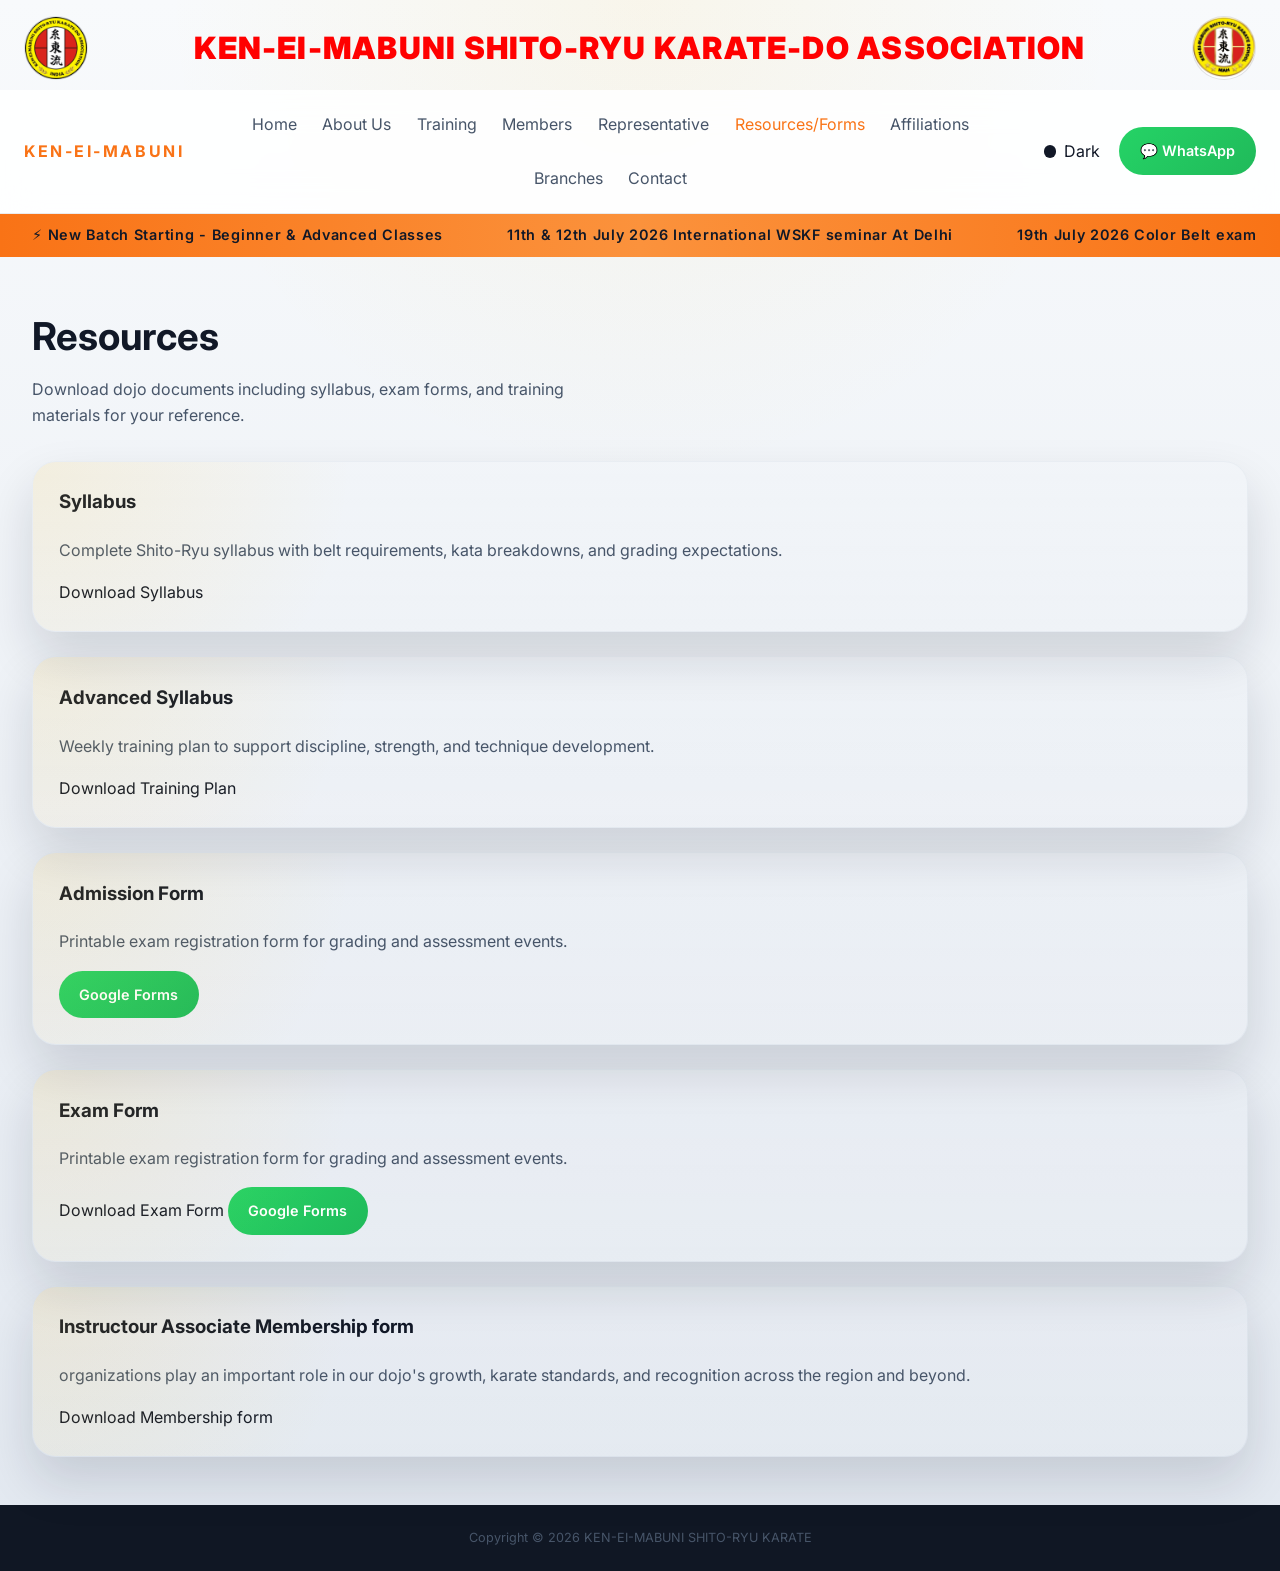
<file: resources.html>
<!DOCTYPE html>
<html lang="en">
<head>
  <meta charset="UTF-8">
  <meta name="viewport" content="width=device-width, initial-scale=1.0">
  <title>KEN-EI-MABUNI SHITO-RYU KARATE | Resources</title>
  <link rel="stylesheet" href="styles.css">
  <link rel="preconnect" href="https://fonts.googleapis.com">
  <link rel="preconnect" href="https://fonts.gstatic.com" crossorigin>
  <link href="https://fonts.googleapis.com/css2?family=Inter:wght@400;500;600;700;800&display=swap" rel="stylesheet">
</head>
<body>
  <div class="site-shell">
   

    <header class="site-header">
      <div class="header-top">
        <div class="header-logo">
          <img src="assets/Logo and other images/India Associaion logo right.png" alt="">
        </div>
        <div class="header-brand">
          <div class="brand-title" style="font-size: 38px; font-weight: 900; color: red;">KEN-EI-MABUNI SHITO-RYU KARATE-DO ASSOCIATION</div>
        </div>
        <div class="header-logo">
          <img src="assets/Logo and other images/Maha Associaion logo Left.png" alt="">
        </div>
      </div>
      <nav class="navbar" aria-label="Primary navigation">
        <div class="site-title">KEN-EI-MABUNI</div>
        <div class="nav-links" data-menu>
          <a href="index.html">Home</a>
          <a href="about.html">About Us</a>
          <a href="Training.html">Training</a>
          <a href="members.html">Members</a>
          <a href="representative.html">Representative</a>
          <a href="resources.html">Resources/Forms</a>
          <a href="affiliations.html">Affiliations</a>
          <a href="branches.html">Branches</a>
          <!--<a href="exam.html">Exam Form</a>-->
          <a href="contact.html">Contact</a>
        </div>
        <div class="navbar-right">
          <button class="theme-toggle" type="button" aria-label="Toggle theme"><span></span>Light</button>
          <a href="https://wa.me/919850543090?text=Hello%20I%20am%20interested%20in%20Karate%20classes" target="_blank" class="whatsapp-btn">💬 WhatsApp</a>
          <button class="menu-toggle" aria-expanded="false" aria-label="Open navigation">
            <span></span>
          </button>
        </div>
      </nav>
      <div class="updates-ticker">
        <div class="updates-ticker-content">
          <div class="ticker-item">⚡ New Batch Starting - Beginner & Advanced Classes</div>
          <div class="ticker-item">11th & 12th July 2026 International WSKF seminar At Delhi </div>
          <div class="ticker-item">19th July 2026 Color Belt exam</div>
          <div class="ticker-item">📢 Special Weekend Workshops - Self-Defense Focus</div>
          <div class="ticker-item">🎯 25th & 26th July 2026 Shito-Ryu National Championship at Mysore selection for WSKF championship Japan </div>
          <div class="ticker-item">25th to 27th September 2026 WSKF- World Shito-Ryu Karate championships at Japan</div>
          <div class="ticker-item">23rd to 25th October 2026 Black Belt Exam </div>
          <div class="ticker-item">25th October Color Belt Exam </div>
          <div class="ticker-item">22nd November 2026 Shito-Ryu Karate championships at Pune</div>
          </div>
    </header>

    <main>
  
    </section>

    <main>
      <section class="section">
        <div class="section-header">
          <h2>Resources</h2>
          <p>Download dojo documents including syllabus, exam forms, and training materials for your reference.</p>
        </div>

        <div class="resources-list">
          <div class="resource-card">
            <h3>Syllabus</h3>
            <p>Complete Shito-Ryu syllabus with belt requirements, kata breakdowns, and grading expectations.</p>
            <a href="resources\New Update Syllbus.pdf" download>Download Syllabus</a>
          </div>
          
          <div class="resource-card">
            <h3>Advanced Syllabus</h3>
            <p>Weekly training plan to support discipline, strength, and technique development.</p>
            <a href="resources\Student Manual.pdf" download>Download Training Plan</a>
          </div>

           <div class="resource-card">
            <h3>Admission Form</h3>
            <p>Printable exam registration form for grading and assessment events.</p>
                        
          <a href="https://forms.gle/CPooosm72enPjKmH9" target="_blank" class="whatsapp-btn">Google Forms</a>
          <button class="menu-toggle" aria-expanded="false" aria-label="Open navigation">
          </div>

          <div class="resource-card">
            <h3>Exam Form</h3>
            <p>Printable exam registration form for grading and assessment events.</p>
            <a href="resources\Belt-Examination-2025.pdf" download>Download Exam Form</a>
            
          <a href="https://forms.gle/HYBuUNp7S3chpxSx5" target="_blank" class="whatsapp-btn">Google Forms</a>
          <button class="menu-toggle" aria-expanded="false" aria-label="Open navigation">
          </div>

          <div class="resource-card">
            <h3>Instructour Associate Membership form </h3>
            <p>organizations play an important role in our dojo's growth, karate standards, and recognition across the region and beyond.</p>
            <a href="resources\KMSKSM Instructour Associate Membership form 2026.pdf" download>Download Membership form</a>
          </div>
          
          
        </div>
      </section>
    </main>

    <footer class="footer">
      <small>Copyright © 2026 KEN-EI-MABUNI SHITO-RYU KARATE</small>
    </footer>
  </div>
  <script src="script.js"></script>
</body>
</html>
</file>
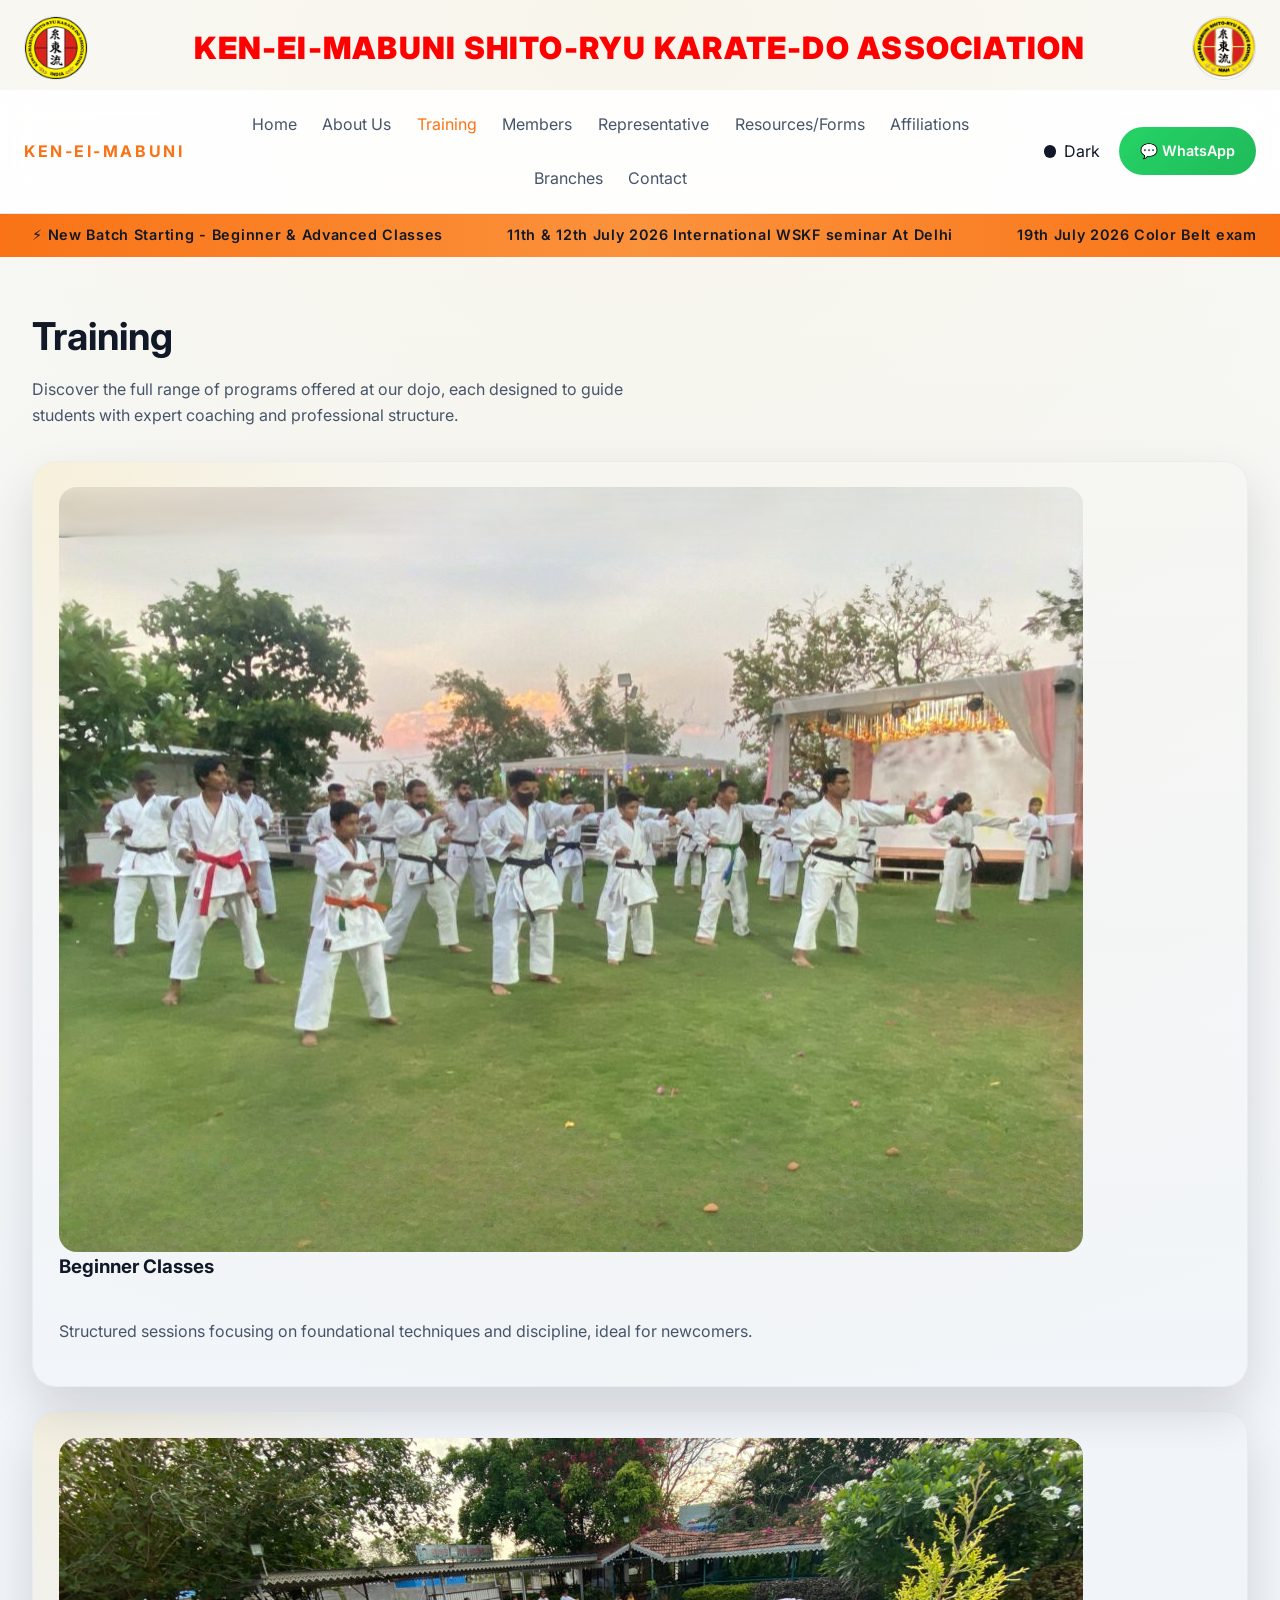
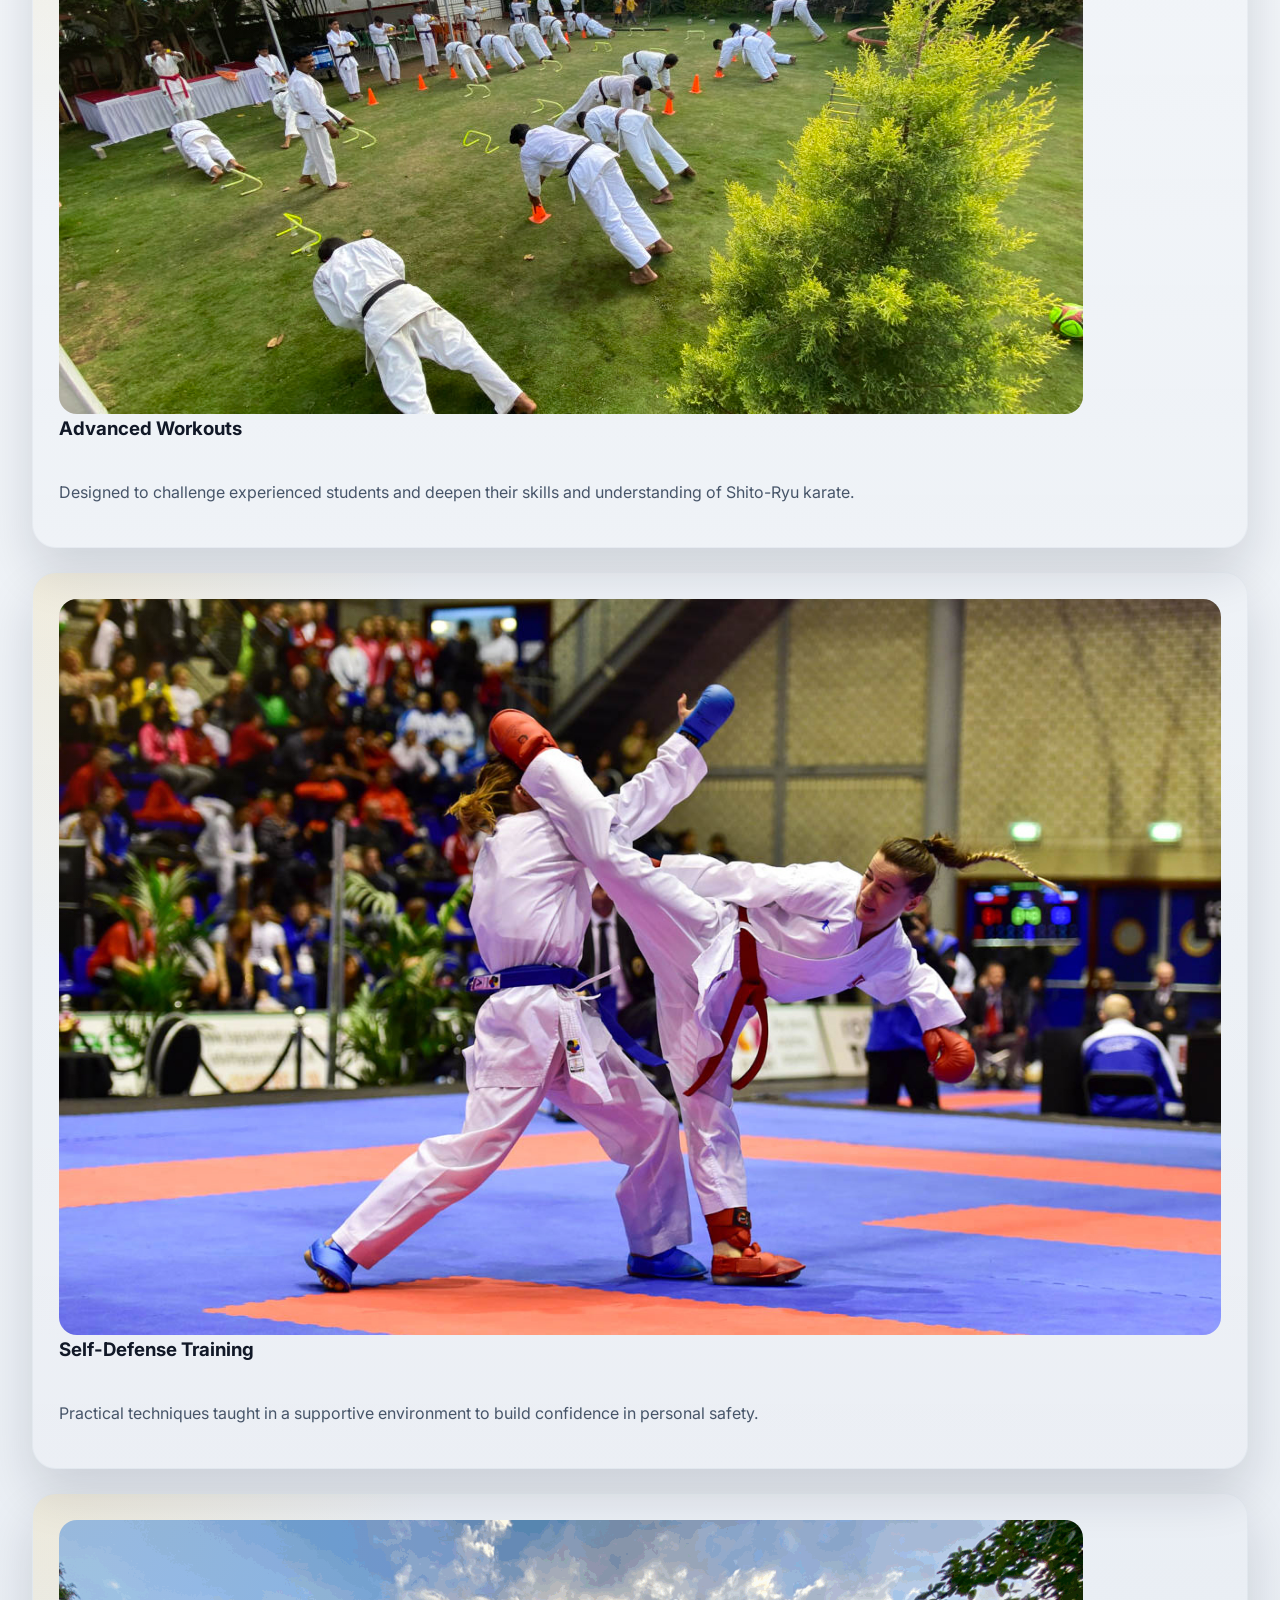
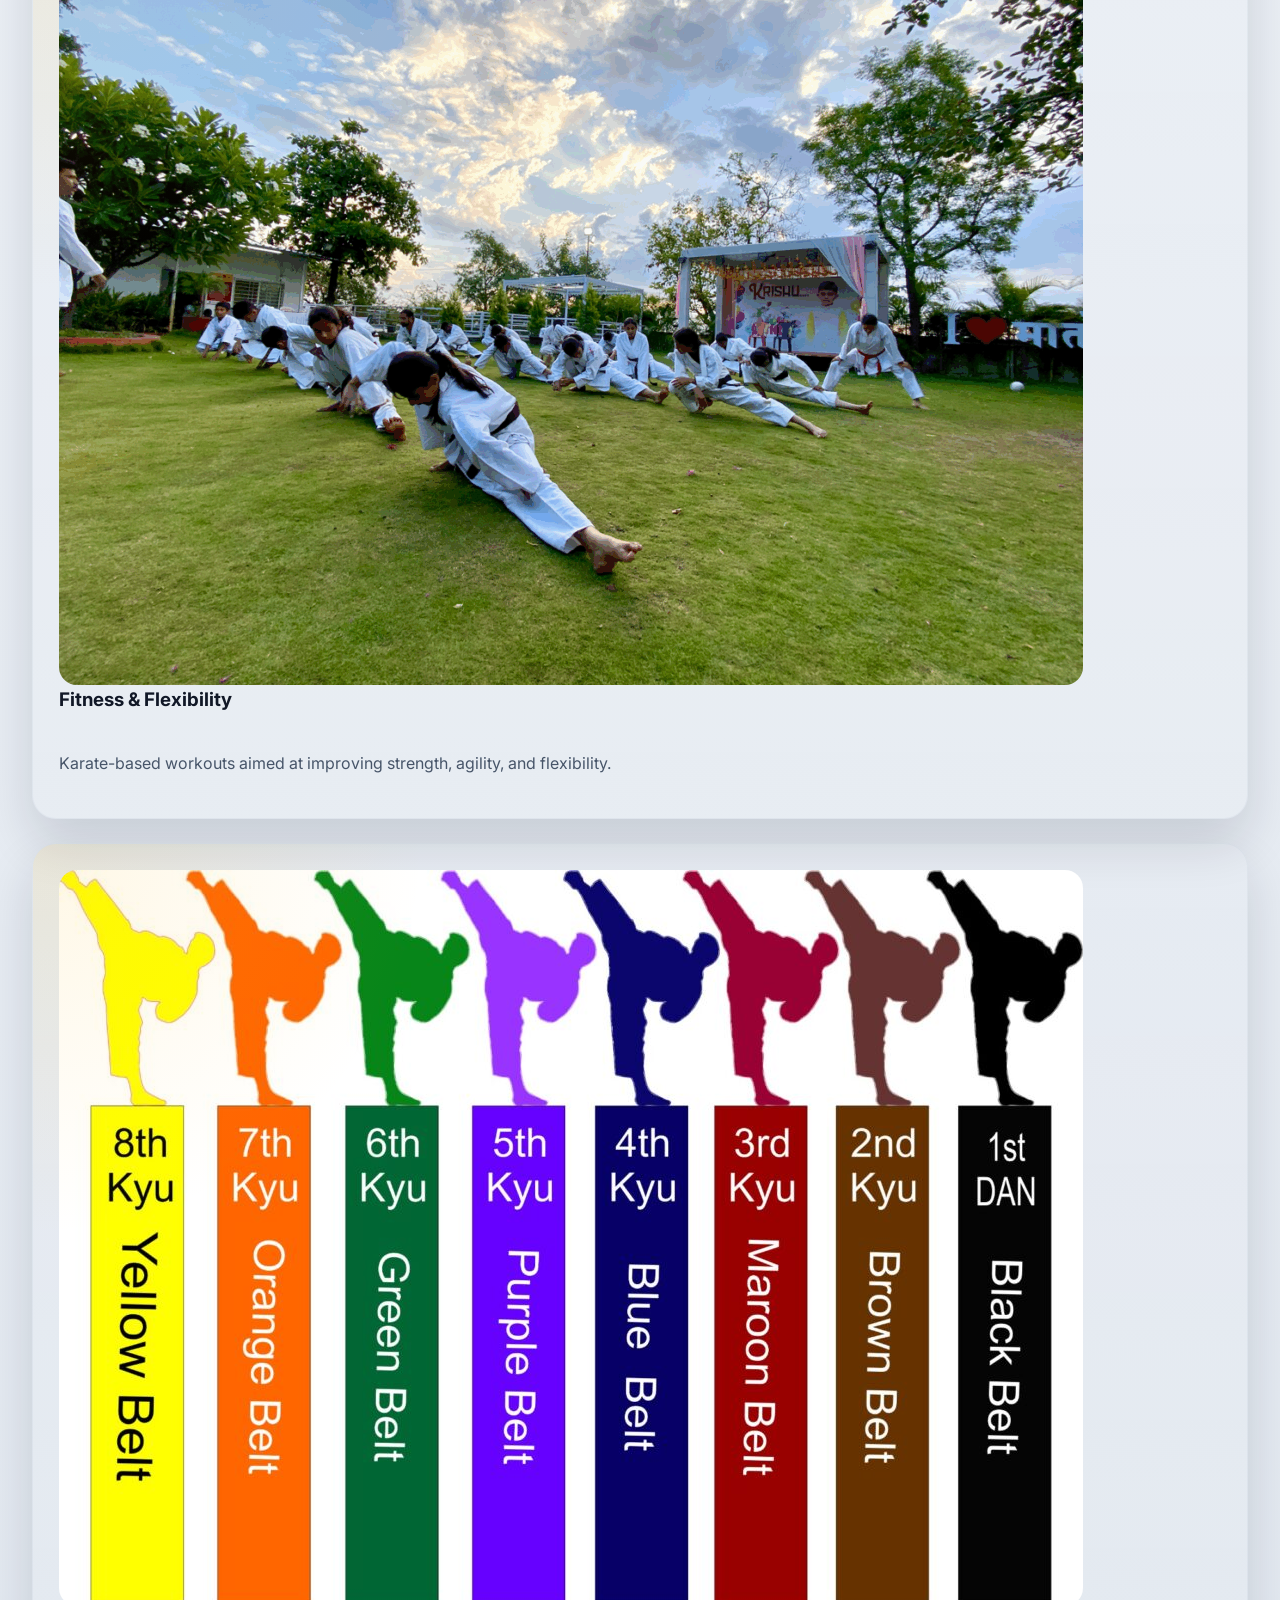
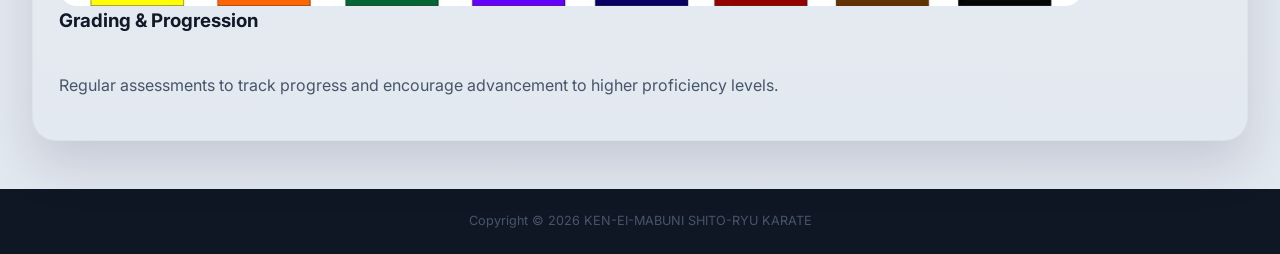
<file: Training.html>
<!DOCTYPE html>
<html lang="en">
<head>
  <meta charset="UTF-8">
  <meta name="viewport" content="width=device-width, initial-scale=1.0">
  <title>KEN-EI-MABUNI SHITO-RYU KARATE | Training</title>
  <link rel="stylesheet" href="styles.css">
  <link rel="preconnect" href="https://fonts.googleapis.com">
  <link rel="preconnect" href="https://fonts.gstatic.com" crossorigin>
  <link href="https://fonts.googleapis.com/css2?family=Inter:wght@400;500;600;700;800&display=swap" rel="stylesheet">
</head>
<body>
  <div class="site-shell">
 
  

    <header class="site-header">
      <div class="header-top">
        <div class="header-logo">
          <img src="assets/Logo and other images/India Associaion logo right.png" alt="">
        </div>
        <div class="header-brand">
          <div class="brand-title" style="font-size: 38px; font-weight: 900; color: red;">KEN-EI-MABUNI SHITO-RYU KARATE-DO ASSOCIATION</div>
        </div>
        <div class="header-logo">
          <img src="assets/Logo and other images/Maha Associaion logo Left.png" alt="">
        </div>
      </div>
      <nav class="navbar" aria-label="Primary navigation">
        <div class="site-title">KEN-EI-MABUNI</div>
        <div class="nav-links" data-menu>
          <a href="index.html">Home</a>
          <a href="about.html">About Us</a>
          <a href="Training.html">Training</a>
          <a href="members.html">Members</a>
          <a href="representative.html">Representative</a>
          <a href="resources.html">Resources/Forms</a>
          <a href="affiliations.html">Affiliations</a>
          <a href="branches.html">Branches</a>
          <!--<a href="exam.html">Exam Form</a>-->
          <a href="contact.html">Contact</a>
        </div>
        <div class="navbar-right">
          <button class="theme-toggle" type="button" aria-label="Toggle theme"><span></span>Light</button>
          <a href="https://wa.me/919850543090?text=Hello%20I%20am%20interested%20in%20Karate%20classes" target="_blank" class="whatsapp-btn">💬 WhatsApp</a>
          <button class="menu-toggle" aria-expanded="false" aria-label="Open navigation">
            <span></span>
          </button>
        </div>
      </nav>
      <div class="updates-ticker">
        <div class="updates-ticker-content">
          <div class="ticker-item">⚡ New Batch Starting - Beginner & Advanced Classes</div>
          <div class="ticker-item">11th & 12th July 2026 International WSKF seminar At Delhi </div>
          <div class="ticker-item">19th July 2026 Color Belt exam</div>
          <div class="ticker-item">📢 Special Weekend Workshops - Self-Defense Focus</div>
          <div class="ticker-item">🎯 25th & 26th July 2026 Shito-Ryu National Championship at Mysore selection for WSKF championship Japan </div>
          <div class="ticker-item">25th to 27th September 2026 WSKF- World Shito-Ryu Karate championships at Japan</div>
          <div class="ticker-item">23rd to 25th October 2026 Black Belt Exam </div>
          <div class="ticker-item">25th October Color Belt Exam </div>
          <div class="ticker-item">22nd November 2026 Shito-Ryu Karate championships at Pune</div>
          </div>
      </div>
    </header>

    <main>
  
    </section>

    <main>
      <section class="section">
        <div class="section-header">
          <h2>Training</h2>
          <p>Discover the full range of programs offered at our dojo, each designed to guide students with expert coaching and professional structure.</p>
        </div>

        <div class="services-grid">
          <div class="service-card">
            <img src="assets\Logo and other images\Beginner Classes.png" alt="Beginner classes illustration">
            <h3>Beginner Classes</h3>
            <p>Structured sessions focusing on foundational techniques and discipline, ideal for newcomers.</p>
          </div>
          <div class="service-card">
            <img src="assets\Logo and other images\Advanced Workouts.jpg" alt="Advanced workouts illustration">
            <h3>Advanced Workouts</h3>
            <p>Designed to challenge experienced students and deepen their skills and understanding of Shito-Ryu karate.</p>
          </div>
          <div class="service-card">
            <img src="assets\Logo and other images\KARATE-OLYMPIC.jpg" alt="Self-defense training illustration">
            <h3>Self-Defense Training</h3>
            <p>Practical techniques taught in a supportive environment to build confidence in personal safety.</p>
          </div>
          <div class="service-card">
            <img src="assets\Logo and other images\Fitness and Flexibility.png" alt="Fitness and flexibility illustration">
            <h3>Fitness & Flexibility</h3>
            <p>Karate-based workouts aimed at improving strength, agility, and flexibility.</p>
          </div>
          <div class="service-card">
            <img src="assets\Logo and other images\Grading and Progression.jpeg" alt="Grading and progression illustration">
            <h3>Grading & Progression</h3>
            <p>Regular assessments to track progress and encourage advancement to higher proficiency levels.</p>
          </div>
        </div>
      </section>
    </main>

    <footer class="footer">
      <small>Copyright © 2026 KEN-EI-MABUNI SHITO-RYU KARATE</small>
    </footer>
  </div>
  <script src="script.js"></script>
</body>
</html>
</file>
<file: styles.css>
:root {
  color-scheme: dark;
  --bg-gradient: radial-gradient(circle at top, rgba(251, 191, 36, 0.12), transparent 32%),
    linear-gradient(180deg, #020617 0%, #0b1222 100%);
  --surface: #111827;
  --surface-soft: #1f2937;
  --surface-muted: #334155;
  --text: #e2e8f0;
  --text-muted: #94a3b8;
  --accent: #fbbf24;
  --accent-strong: #f59e0b;
  --border: rgba(148, 163, 184, 0.15);
  --header-bg: rgba(8, 15, 29, 0.82);
  --header-border: rgba(148, 163, 184, 0.08);
  --shadow: 0 30px 60px rgba(15, 23, 42, 0.35);
}

body.theme-light {
  color-scheme: light;
  --bg-gradient: radial-gradient(circle at top, rgba(251, 191, 36, 0.08), transparent 28%),
    linear-gradient(180deg, #f8fafc 0%, #e2e8f0 100%);
  --surface: #ffffff;
  --surface-soft: #f1f5f9;
  --surface-muted: #94a3b8;
  --text: #111827;
  --text-muted: #475569;
  --accent: #f97316;
  --accent-strong: #fb923c;
  --border: rgba(15, 23, 42, 0.12);
  --header-bg: rgba(255, 255, 255, 0.88);
  --header-border: rgba(15, 23, 42, 0.08);
  --shadow: 0 24px 50px rgba(15, 23, 42, 0.14);
}

* {
  box-sizing: border-box;
}

html {
  scroll-behavior: smooth;
}

body {
  margin: 0;
  font-family: Inter, system-ui, -apple-system, BlinkMacSystemFont, 'Segoe UI', sans-serif;
  background: var(--bg-gradient);
  color: var(--text);
  line-height: 1.65;
}

.updates-ticker {
  background: linear-gradient(90deg, var(--accent), var(--accent-strong), var(--accent));
  color: #111827;
  padding: 0.6rem 0;
  overflow: hidden;
  font-weight: 600;
  font-size: 0.9rem;
  letter-spacing: 0.05em;
}

.updates-ticker-content {
  display: flex;
  animation: scroll-left 30s linear infinite;
  white-space: nowrap;
}

.ticker-item {
  padding: 0 2rem;
  min-width: max-content;
}

@keyframes scroll-left {
  0% { transform: translateX(100%); }
  100% { transform: translateX(-100%); }
}

.updates-ticker-content:hover {
  animation-play-state: paused;
}

img {
  max-width: 100%;
  display: block;
}

a {
  color: inherit;
  text-decoration: none;
}

button,
input,
textarea {
  font: inherit;
}

.site-shell {
  position: relative;
  min-height: 100vh;
  display: flex;
  flex-direction: column;
}

.site-header {
  position: static;
  z-index: 100;
  background: transparent;
  width: 100%;
}

.header-top {
  width: 100%;
  max-width: none;
  margin: 0;
  padding: 1rem clamp(1rem, 4vw, 1.5rem) 0.6rem;
  display: flex;
  align-items: center;
  justify-content: space-between;
  gap: 1rem;
  flex-wrap: wrap;
}

.header-logo {
  width: 64px;
  height: 64px;
  border-radius: 50%;
  background: var(--surface);
  border: 1px solid var(--border);
  display: grid;
  place-items: center;
  font-size: 1.5rem;
  font-weight: 700;
  color: var(--accent);
  flex-shrink: 0;
}

.header-brand {
  flex: 1 1 0%;
  min-width: 0;
  display: flex;
  align-items: center;
  justify-content: center;
  overflow: hidden;
}

.brand-title {
  color: red !important;
  display: block;
  width: 100%;
  max-width: 100%;
  font-size: clamp(1rem, 2.4vw, 2.5rem) !important;
  font-weight: 900 !important;
  letter-spacing: 0.04em;
  white-space: nowrap;
  overflow-wrap: normal;
  word-break: normal;
  text-align: center;
  padding: 0 0.5rem;
  line-height: 1.1;
  min-width: 0;
}

@media (max-width: 700px) {
  .header-logo {
    width: 44px;
    height: 44px;
    font-size: 1.1rem;
  }

  .brand-title {
    font-size: clamp(0.9rem, 4vw, 1.2rem) !important;
    padding: 0 0.2rem;
  }
}

@media (max-width: 430px) {
  .brand-title {
    white-space: normal;
    word-break: break-word;
    font-size: clamp(0.75rem, 4.4vw, 1rem) !important;
    line-height: 1.15;
  }
}

.navbar {
  position: sticky;
  top: 0;
  z-index: 200;
  width: 100%;
  max-width: none;
  margin: 0;
  padding: 1rem clamp(1rem, 4vw, 1.5rem);
  display: grid;
  grid-template-columns: auto 1fr auto;
  align-items: center;
  gap: 1rem;
  backdrop-filter: blur(18px);
  background: var(--header-bg, rgba(8, 15, 29, 0.92));
  border-bottom: 1px solid var(--header-border, rgba(148, 163, 184, 0.12));
}

.site-title {
  justify-self: start;
}

.nav-links {
  justify-self: center;
  display: flex;
  flex-wrap: wrap;
  justify-content: center;
  gap: 1rem;
}

.navbar-right {
  display: flex;
  align-items: center;
  justify-self: end;
  gap: 0.75rem;
}

.whatsapp-btn {
  display: inline-flex;
  align-items: center;
  justify-content: center;
  gap: 0.5rem;
  padding: 0.75rem 1.3rem;
  background: linear-gradient(135deg, #25d366, #20ba5a);
  color: white;
  border: none;
  border-radius: 999px;
  font-size: 0.9rem;
  font-weight: 600;
  cursor: pointer;
  text-decoration: none;
  transition: transform 0.2s ease, box-shadow 0.2s ease;
  white-space: nowrap;
}

.whatsapp-btn:hover {
  transform: translateY(-2px);
  box-shadow: 0 8px 24px rgba(37, 211, 102, 0.35);
}

.coach-whatsapp-btn {
  display: inline-flex;
  align-items: center;
  justify-content: center;
  min-width: 2.2rem;
  height: 2.2rem;
  border-radius: 999px;
  background: linear-gradient(135deg, #25d366, #20ba5a);
  color: white;
  text-decoration: none;
  font-size: 0.95rem;
  padding: 0 0.75rem;
  margin-left: 0.75rem;
  box-shadow: 0 10px 20px rgba(0,0,0,0.15);
}

.coach-whatsapp-btn:hover {
  transform: translateY(-1px);
}

.page-banner {
  width: 100%;
  margin: 0;
  padding: 1rem 1.5rem;
  display: grid;
  grid-template-columns: 180px 1fr 180px;
  align-items: center;
  gap: 1.5rem;
  background: rgba(255, 255, 255, 0.08);
  border-bottom: 1px solid rgba(255, 255, 255, 0.14);
  backdrop-filter: blur(14px);
}

.page-banner-panel {
  display: flex;
  justify-content: center;
  align-items: center;
  height: 140px;
  overflow: hidden;
}

.page-banner-panel img {
  width: auto;
  max-width: 100%;
  height: 100%;
  object-fit: contain;
}

.page-banner-copy {
  text-align: center;
}

.page-banner-title {
  margin: 0;
  font-size: clamp(2rem, 3vw, 3rem);
  font-weight: 800;
  letter-spacing: 0.12em;
  line-height: 1.05;
  text-transform: uppercase;
}

.page-banner-subtitle {
  margin: 0.75rem auto 0;
  max-width: 54rem;
  color: var(--text-muted);
  font-size: 0.95rem;
  line-height: 1.6;
}

@media (max-width: 900px) {
  .page-banner {
    width: 100%;
    grid-template-columns: 100px 1fr 100px;
    text-align: center;
    padding: 0.8rem 1rem;
  }

  .page-banner-panel {
    height: 100px;
  }

  .page-banner-title {
    font-size: clamp(1.5rem, 4vw, 2.2rem);
  }

  .page-banner-subtitle {
    font-size: 0.8rem;
    max-width: 100%;
  }
}

.site-title {
  font-size: 1rem;
  font-weight: 700;
  letter-spacing: 0.16em;
  text-transform: uppercase;
  color: var(--accent);
}

.nav-links {
  display: flex;
  flex-wrap: wrap;
  gap: 1rem;
  align-items: center;
}

.nav-links a {
  color: var(--text-muted);
  transition: color 0.2s ease;
}

.nav-links a:hover,
.nav-links a.active {
  color: var(--accent);
}

.hero {
  position: relative;
  overflow: hidden;
  padding: 5rem clamp(1rem, 4vw, 2rem) 3rem;
}

.hero::after {
  content: '';
  position: absolute;
  inset: 0;
  background: radial-gradient(circle at top right, rgba(251, 191, 36, 0.18), transparent 24%);
  pointer-events: none;
}

.hero-grid,
.section,
.affiliation-hero-grid,
.cards-row,
.feature-grid,
.contact-grid,
.affiliation-grid,
.exam-form-container {
  max-width: min(1320px, 100%);
  width: 100%;
  margin: 0 auto;
}

.hero-grid {
  display: grid;
  grid-template-columns: 1.1fr 0.9fr;
  gap: 2rem;
  align-items: center;
}

.hero-copy {
  position: relative;
  z-index: 1;
}

.hero-copy h1 {
  margin: 0;
  font-size: clamp(2.4rem, 5vw, 4.5rem);
  line-height: 1.05;
  overflow-wrap: anywhere;
  word-break: break-word;
}

.section-header h2 {
  margin: 0;
  font-size: clamp(1.9rem, 4vw, 2.8rem);
  overflow-wrap: anywhere;
  word-break: break-word;
}

.hero-copy p {
  max-width: 42rem;
  color: var(--text-muted);
  margin: 1.5rem 0 2rem;
  font-size: 1.05rem;
}

.hero-copy .hero-actions {
  display: flex;
  flex-wrap: wrap;
  gap: 1rem;
}

.btn-primary,
.btn-secondary {
  display: inline-flex;
  align-items: center;
  justify-content: center;
  border: none;
  border-radius: 999px;
  padding: 0.95rem 1.7rem;
  cursor: pointer;
  transition: transform 0.2s ease, background-color 0.2s ease;
}

.btn-primary {
  background: linear-gradient(135deg, var(--accent), var(--accent-strong));
  color: #111827;
}

.btn-secondary {
  background: rgba(255,255,255,0.08);
  color: var(--text);
  border: 1px solid rgba(255,255,255,0.08);
}

.btn-primary:hover,
.btn-secondary:hover {
  transform: translateY(-1px);
}

.hero-image {
  position: relative;
  min-height: 420px;
  border-radius: 32px;
  overflow: hidden;
  background: linear-gradient(180deg, rgba(15, 23, 42, 0.8), rgba(15, 23, 42, 0.2)),
    url('assets/hero-karate.svg') center/cover no-repeat;
}

.section {
  max-width: min(1320px, 100%);
  width: 100%;
  margin: 0 auto;
  padding: 3rem clamp(1rem, 4vw, 2rem);
}

.section-header {
  display: flex;
  flex-direction: column;
  gap: 0.5rem;
  margin-bottom: 2rem;
}

.section-header h2 {
  margin: 0;
  font-size: clamp(2rem, 3vw, 2.8rem);
}

.section-header p {
  margin: 0;
  color: var(--text-muted);
  max-width: 60ch;
}

.affiliation-hero {
  background: linear-gradient(180deg, rgba(15, 23, 42, 0.95), rgba(15, 23, 42, 0.16));
}

.affiliation-hero .section-header {
  align-items: center;
}

.affiliation-hero-banner {
  position: relative;
  width: 100%;
  max-width: 1200px;
  overflow: hidden;
  border-radius: 28px;
}

.affiliation-hero-banner img {
  width: 100%;
  display: block;
}

.affiliation-hero-btn {
  position: absolute;
  right: 28rem;
  bottom: 3rem;
  left: auto;
  transform: none;
  z-index: 2;
  box-shadow: 0 18px 35px rgba(0, 0, 0, 0.3);
  padding: 1rem 2.2rem;
  font-size: 1rem;
  white-space: nowrap;
}

@media (max-width: 900px) {
  .affiliation-hero-btn {
    right: 1.5rem;
    bottom: 1.5rem;
    padding: 0.9rem 1.6rem;
    font-size: 0.95rem;
  }
}


.affiliation-hero-grid {
  display: grid;
  grid-template-columns: 1.1fr 0.9fr;
  gap: 2rem;
  align-items: center;
}

.eyebrow {
  margin: 0 0 0.6rem;
  color: var(--accent);
  font-weight: 700;
  text-transform: uppercase;
  letter-spacing: 0.2em;
  font-size: 0.8rem;
}

.hero-visual {
  position: relative;
  min-height: 320px;
  background: linear-gradient(180deg, rgba(255, 255, 255, 0.1), rgba(255,255,255,0.03));
  border-radius: 28px;
  display: grid;
  place-items: center;
  padding: 2rem;
}

.hero-visual-card {
  background: rgba(255,255,255,0.06);
  border: 1px solid rgba(255,255,255,0.12);
  border-radius: 28px;
  padding: 2rem;
  max-width: 100%;
}

.hero-visual-label {
  text-transform: uppercase;
  color: var(--accent);
  font-weight: 700;
  letter-spacing: 0.16em;
  margin-bottom: 0.75rem;
}

.affiliation-grid {
  display: grid;
  grid-template-columns: repeat(auto-fit, minmax(260px, 1fr));
  gap: 1.5rem;
}

.affiliation-card {
  background: var(--surface);
  border: 1px solid var(--border);
  border-radius: 28px;
  padding: 1.8rem;
  box-shadow: var(--shadow);
  display: grid;
  gap: 1rem;
}

.affiliation-logo {
  width: 74px;
  height: 74px;
  display: inline-grid;
  place-items: center;
  border-radius: 20px;
  background: var(--surface-soft);
  color: var(--accent);
  font-weight: 700;
  font-size: 1.1rem;
}

.affiliation-card h3 {
  margin: 0;
  font-size: 1.15rem;
}

.affiliation-card p {
  margin: 0;
  color: var(--text-muted);
}

.affiliation-commitment {
  padding-top: 0;
}

.affiliation-panel {
  display: flex;
  align-items: center;
  gap: 1.25rem;
  padding: 1.8rem;
  border-radius: 28px;
  background: rgba(255, 255, 255, 0.04);
  border: 1px solid rgba(255, 255, 255, 0.08);
  box-shadow: var(--shadow);
}

.affiliation-panel h3 {
  margin: 0 0 0.5rem;
}

.panel-icon {
  width: 64px;
  height: 64px;
  display: grid;
  place-items: center;
  border-radius: 18px;
  background: rgba(251, 191, 36, 0.16);
  color: var(--accent);
  font-size: 1.7rem;
}

.feature-grid,
.services-grid,
.gallery-grid,
.resources-list,
.branches-grid {
  display: grid;
  gap: 1.5rem;
}

.feature-grid {
  grid-template-columns: repeat(auto-fit, minmax(220px, 1fr));
}

.feature-card,
.service-card,
.resource-card,
.branch-card,
.profile-card {
  background: linear-gradient(180deg, rgba(255, 255, 255, 0.03), rgba(255,255,255,0.06));
  border: 1px solid rgba(148, 163, 184, 0.1);
  border-radius: 24px;
  padding: 1.6rem;
  position: relative;
  overflow: hidden;
  box-shadow: var(--shadow);
}

.feature-card h3,
.service-card h3,
.resource-card h3,
.branch-card h3,
.profile-card h3 {
  margin-top: 0;
}

.feature-card p,
.service-card p,
.resource-card p,
.branch-card p,
.profile-card p {
  color: var(--text-muted);
}

.feature-card::before,
.service-card::before,
.resource-card::before,
.branch-card::before,
.profile-card::before {
  content: '';
  position: absolute;
  inset: 0;
  pointer-events: none;
  background: radial-gradient(circle at top left, rgba(251, 191, 36, 0.12), transparent 26%);
}

.service-card {
  display: grid;
  grid-template-columns: 1fr;
  gap: 0px
}

.service-card img {
  border-radius: 18px;
  min-height: 180px;
  object-fit: cover;
}

.cards-row {
  display: grid;
  grid-template-columns: repeat(auto-fit, minmax(240px, 1fr));
  gap: 1.5rem;
}

.list-card {
  display: flex;
  gap: 1rem;
  align-items: flex-start;
}

.list-card-icon {
  width: 2.5rem;
  height: 2.5rem;
  border-radius: 14px;
  background: rgba(251, 191, 36, 0.18);
  display: grid;
  place-items: center;
  color: var(--accent);
  font-weight: 700;
}

.list-card-content h3 {
  margin: 0 0 0.5rem;
}

.list-card-content p {
  margin: 0;
}

.text-grid {
  display: grid;
  gap: 1rem;
}

.section-quote {
  margin: 2rem 0;
  padding: 1.8rem 1.6rem;
  border-radius: 24px;
  background: rgba(255,255,255,0.04);
  border: 1px solid rgba(255,255,255,0.08);
}

.section-quote p {
  margin: 0;
  color: var(--text);
  font-size: 1.05rem;
}

.section-quote span {
  display: block;
  margin-top: 0.75rem;
  color: var(--accent);
  font-weight: 700;
}

.gallery-grid {
  grid-template-columns: repeat(auto-fit, minmax(220px, 1fr));
}

.gallery-grid.representative-grid {
  grid-template-columns: repeat(3, 1fr);
}

.gallery-grid.members-grid {
  grid-template-columns: repeat(5, 1fr);
}

.gallery-card {
  position: relative;
  overflow: hidden;
  border-radius: 24px;
}

.gallery-card img {
  width: 100%;
  height: 100%;
  display: block;
  object-fit: cover;
  transition: transform 0.4s ease;
}

.gallery-card:hover img {
  transform: scale(1.05);
}

.overlay {
  position: absolute;
  inset: 0;
  background: linear-gradient(180deg, transparent 45%, rgba(15, 23, 42, 0.9));
  display: flex;
  align-items: flex-end;
  justify-content: center;
  padding: 1.4rem;
  color: white;
  opacity: 0;
  transform: translateY(8px);
  transition: opacity 0.25s ease, transform 0.25s ease;
}

.gallery-card:hover .overlay {
  opacity: 1;
  transform: translateY(0);
}

.overlay h3,
.overlay p {
  margin: 0;
}

@media (max-width: 900px) {
  .gallery-grid.representative-grid,
  .gallery-grid.members-grid {
    grid-template-columns: repeat(2, 1fr);
    gap: 0.85rem;
  }

  .gallery-card {
    min-height: 270px;
  }

  .gallery-card img {
    object-position: center top;
  }

  .overlay {
    opacity: 1;
    transform: none;
    background: linear-gradient(180deg, rgba(2, 6, 23, 0.12), rgba(2, 6, 23, 0.84));
    align-items: flex-end;
    padding: 0.9rem;
  }

  .overlay h3 {
    font-size: 0.72rem;
    line-height: 1.2;
    text-shadow: 0 2px 10px rgba(0, 0, 0, 0.55);
  }
}

@media (max-width: 640px) {
  .gallery-grid.representative-grid,
  .gallery-grid.members-grid {
    grid-template-columns: 1fr;
  }

  .gallery-card {
    min-height: 320px;
  }

  .overlay {
    padding: 1rem;
  }

  .overlay h3 {
    font-size: 0.82rem;
  }
}

.footer {
  margin-top: auto;
  padding: 1.4rem clamp(1rem, 4vw, 1.5rem);
  background: rgba(8, 15, 29, 0.96);
  text-align: center;
  color: var(--text-muted);
  font-size: 0.95rem;
}

.section iframe,
.branch-map {
  width: 100%;
  border: 0;
  min-height: 300px;
  border-radius: 24px;
}

.contact-grid {
  display: grid;
  grid-template-columns: 1.2fr 0.9fr;
  gap: 1.5rem;
}

.contact-card,
.map-card {
  background: var(--surface);
  border-radius: 28px;
  border: 1px solid rgba(148, 163, 184, 0.1);
  padding: 1.8rem;
}

.contact-card h3,
.map-card h3 {
  margin-top: 0;
}

.contact-list {
  list-style: none;
  padding: 0;
  margin: 1rem 0 0;
  display: grid;
  gap: 0.9rem;
}

.contact-list li {
  display: flex;
  gap: 0.85rem;
  align-items: flex-start;
  color: var(--text-muted);
}

.contact-list li strong {
  color: var(--text);
  min-width: 120px;
  display: inline-block;
}

.form-field {
  display: grid;
  gap: 0.6rem;
  margin-bottom: 1rem;
}

.form-field label {
  font-size: 0.95rem;
  color: var(--text-muted);
}

.form-field input,
.form-field textarea {
  width: 100%;
  border: 1px solid rgba(148, 163, 184, 0.12);
  border-radius: 16px;
  padding: 0.95rem 1rem;
  background: rgba(255,255,255,0.04);
  color: var(--text);
}

.form-field textarea {
  min-height: 150px;
  resize: vertical;
}

.submit-btn {
  margin-top: 0.5rem;
}

.submit-btn button {
  width: 100%;
  background: linear-gradient(135deg, var(--accent), var(--accent-strong));
  border: none;
  border-radius: 999px;
  padding: 0.95rem 1.2rem;
  color: #111827;
  cursor: pointer;
}

.contact-status {
  margin-top: 0.9rem;
  border-radius: 12px;
  padding: 0.85rem 0.95rem;
  background: rgba(34, 197, 94, 0.12);
  border: 1px solid rgba(74, 222, 128, 0.28);
  color: var(--text);
  display: none;
}

.contact-status.visible {
  display: block;
}

footer small {
  display: block;
}

.exam-form-container {
  max-width: 700px;
  margin: 2rem auto;
  background: var(--surface);
  border-radius: 28px;
  border: 1px solid var(--border);
  padding: 2rem;
  box-shadow: var(--shadow);
}

.form-section {
  margin-bottom: 2rem;
}

.form-section h3 {
  margin-top: 0;
  color: var(--accent);
  font-size: 1.25rem;
}

.form-grid {
  display: grid;
  grid-template-columns: 1fr 1fr;
  gap: 1.2rem;
}

.form-full {
  grid-column: 1 / -1;
}

.form-field select {
  width: 100%;
  border: 1px solid rgba(148, 163, 184, 0.12);
  border-radius: 16px;
  padding: 0.95rem 1rem;
  background: rgba(255,255,255,0.04);
  color: var(--text);
  font-size: 0.95rem;
}

.form-field select option {
  background: var(--surface);
  color: var(--text);
}

.fee-summary {
  background: rgba(251, 191, 36, 0.1);
  border: 1px solid rgba(251, 191, 36, 0.2);
  border-radius: 16px;
  padding: 1.4rem;
  margin: 1.5rem 0;
  grid-column: 1 / -1;
}

.fee-summary h4 {
  margin: 0 0 0.8rem;
  color: var(--accent);
}

.fee-item {
  display: flex;
  justify-content: space-between;
  margin-bottom: 0.6rem;
  font-size: 0.95rem;
}

.fee-total {
  display: flex;
  justify-content: space-between;
  font-weight: 700;
  font-size: 1.1rem;
  border-top: 1px solid rgba(251, 191, 36, 0.3);
  padding-top: 0.8rem;
  margin-top: 0.8rem;
}

.payment-section {
  grid-column: 1 / -1;
  background: rgba(255,255,255,0.04);
  border-radius: 16px;
  padding: 1.2rem;
  margin-top: 1rem;
}

.payment-status {
  display: flex;
  align-items: center;
  gap: 0.7rem;
  margin-bottom: 1rem;
  padding: 0.9rem;
  background: rgba(15, 23, 42, 0.4);
  border-radius: 12px;
  font-size: 0.95rem;
}

.payment-status.pending {
  color: #fbbf24;
}

.payment-status.completed {
  color: #10b981;
}

.payment-icon {
  font-size: 1.2rem;
}

.payment-methods {
  display: grid;
  grid-template-columns: 1fr 1fr;
  gap: 0.8rem;
  margin-bottom: 1rem;
}

.payment-btn {
  padding: 0.8rem;
  border: 1px solid var(--border);
  background: rgba(255,255,255,0.05);
  border-radius: 12px;
  color: var(--text);
  cursor: pointer;
  transition: all 0.2s ease;
  font-weight: 600;
}

.payment-btn:hover,
.payment-btn.active {
  background: var(--accent);
  color: #111827;
  border-color: var(--accent);
}

.submit-disabled {
  opacity: 0.5;
  cursor: not-allowed;
}

.submit-disabled:hover {
  transform: none !important;
}

.hero-badges,
.stats-grid {
  display: grid;
  grid-template-columns: repeat(auto-fit, minmax(180px, 1fr));
  gap: 1rem;
  margin-top: 2rem;
}

.badge-card,
.testimonial-card,
.cta-card {
  background: linear-gradient(180deg, rgba(255, 255, 255, 0.06), rgba(255, 255, 255, 0.03));
  border: 1px solid rgba(148, 163, 184, 0.13);
  border-radius: 28px;
  padding: 1.6rem;
  box-shadow: 0 20px 45px rgba(15, 23, 42, 0.22);
  transition: transform 0.25s ease, border-color 0.25s ease, box-shadow 0.25s ease;
}

.badge-card:hover,
.feature-card:hover,
.service-card:hover,
.branch-card:hover,
.profile-card:hover,
.resource-card:hover,
.testimonial-card:hover,
.cta-card:hover {
  transform: translateY(-4px);
  border-color: rgba(251, 191, 36, 0.32);
}

.badge-card {
  display: grid;
  gap: 0.6rem;
}

.badge-card strong {
  color: var(--accent);
  font-size: 1.65rem;
  display: block;
}

.badge-card span {
  color: var(--text-muted);
}

.testimonial-card {
  display: grid;
  gap: 1rem;
}

.testimonial-card p {
  margin: 0;
  color: var(--text);
}

.testimonial-card small {
  color: var(--text-muted);
}

.cta-banner {
  padding: 0 1.5rem 3rem;
}

.cta-card {
  display: flex;
  align-items: center;
  justify-content: space-between;
  gap: 1.5rem;
  background: linear-gradient(135deg, rgba(251, 191, 36, 0.15), rgba(255,255,255,0.04));
}

.cta-card h2 {
  margin: 0;
  font-size: clamp(1.8rem, 2.4vw, 2.4rem);
}

.cta-card p {
  margin: 0.6rem 0 0;
  color: var(--text-muted);
}

.menu-toggle {
  display: none;
  width: 2.6rem;
  height: 2.6rem;
  border: 1px solid rgba(255,255,255,0.14);
  border-radius: 16px;
  background: rgba(255,255,255,0.04);
  color: var(--text);
  align-items: center;
  justify-content: center;
  cursor: pointer;
  transition: transform 0.2s ease, background-color 0.2s ease;
}

.menu-toggle:hover {
  transform: scale(1.02);
  background: rgba(255,255,255,0.08);
}

.menu-toggle span {
  display: block;
  width: 1.25rem;
  height: 0.14rem;
  background: currentColor;
  border-radius: 999px;
  position: relative;
}

.menu-toggle span::before,
.menu-toggle span::after {
  content: '';
  position: absolute;
  left: 0;
  width: 100%;
  height: 100%;
  background: currentColor;
  border-radius: 999px;
}

.menu-toggle span::before {
  top: -0.35rem;
}

.menu-toggle span::after {
  top: 0.35rem;
}

.theme-toggle {
  display: inline-flex;
  align-items: center;
  justify-content: center;
  gap: 0.5rem;
  min-width: 2.8rem;
  height: 2.8rem;
  border: 1px solid rgba(255, 255, 255, 0.12);
  border-radius: 18px;
  background: rgba(255, 255, 255, 0.06);
  color: var(--text);
  cursor: pointer;
  transition: transform 0.2s ease, background-color 0.2s ease, border-color 0.2s ease;
}

.theme-toggle:hover {
  transform: translateY(-1px);
  background: rgba(255, 255, 255, 0.12);
}

.theme-toggle span {
  width: 0.8rem;
  height: 0.8rem;
  border-radius: 50%;
  display: inline-block;
  background: currentColor;
}

.nav-links {
  transition: max-height 0.3s ease, opacity 0.3s ease;
}

.nav-links[data-menu] {
  overflow: visible;
  max-height: none;
  opacity: 1;
}

.nav-links a {
  padding: 0.35rem 0.3rem;
}

@media (max-width: 900px) {
  .hero-grid,
  .contact-grid {
    grid-template-columns: 1fr;
  }

  .navbar {
    flex-wrap: wrap;
    justify-content: space-between;
    padding-bottom: 0;
    overflow: visible;
  }
  .brand-title {
    font-size: clamp(1rem, 4vw, 1.7rem);
    font-weight: 600;
    text-align: center;
  }

  .navbar-right {
    order: 3;
    width: 100%;
    display: flex;
    gap: 0.5rem;
    margin-top: 0.75rem;
  }

  .menu-toggle {
    display: inline-flex;
  }

  .whatsapp-btn {
    flex: 1;
    min-width: 120px;
    padding: 0.6rem 1rem;
    font-size: 0.85rem;
  }

  .nav-links {
    width: 100%;
    display: flex;
    flex-direction: column;
    gap: 1rem;
    padding: 0.75rem 1rem 1rem;
    background: rgba(8, 15, 29, 0.96);
    border-radius: 20px;
    margin-top: 0.75rem;
  }

  .nav-links[data-menu] {
    /* make the mobile menu float below the navbar and sit above content */
    position: absolute;
    left: 0;
    right: 0;
    top: calc(100% + 0.5rem);
    overflow: hidden;
    max-height: 0;
    opacity: 0;
    z-index: 9999;
    padding: 0.75rem 1rem 1rem;
    background: rgba(8, 15, 29, 0.98);
    border-radius: 12px;
    box-shadow: 0 18px 40px rgba(0,0,0,0.45);
  }

  .nav-links[data-menu].open {
    overflow: visible;
    max-height: 80vh;
    opacity: 1;
  }

  .nav-links a {
    color: var(--text);
    border-bottom: 1px solid rgba(255,255,255,0.06);
  }

  .nav-links a:last-child {
    border-bottom: none;
  }

  body.theme-light .nav-links[data-menu] a {
    color: white;
  }
}

@media (max-width: 640px) {
  .hero {
    padding-top: 3rem;
  }

  .hero-copy h1 {
    font-size: 2.4rem;
  }

  .section {
    padding: 2rem 1rem;
  }

  .btn-primary,
  .btn-secondary {
    width: 100%;
  }

  .cta-card {
    flex-direction: column;
    align-items: flex-start;
  }

  .exam-form-container {
    padding: 1.5rem;
    margin: 1rem 0;
  }

  .form-grid {
    grid-template-columns: 1fr;
  }

  .payment-methods {
    grid-template-columns: 1fr;
  }

  .whatsapp-btn {
    min-width: 100px;
    font-size: 0.8rem;
    padding: 0.6rem 0.8rem;
  }

  .updates-ticker-content {
    animation: scroll-left 40s linear infinite;
  }

  .ticker-item {
    padding: 0 1.5rem;
    font-size: 0.85rem;
  }
}

@media (max-width: 640px) {
  .hero {
    padding-top: 3rem;
  }

  .hero-copy h1 {
    font-size: 2.4rem;
  }

  .section {
    padding: 2rem 1rem;
  }

  .btn-primary,
  .btn-secondary {
    width: 100%;
  }
}
</file>
